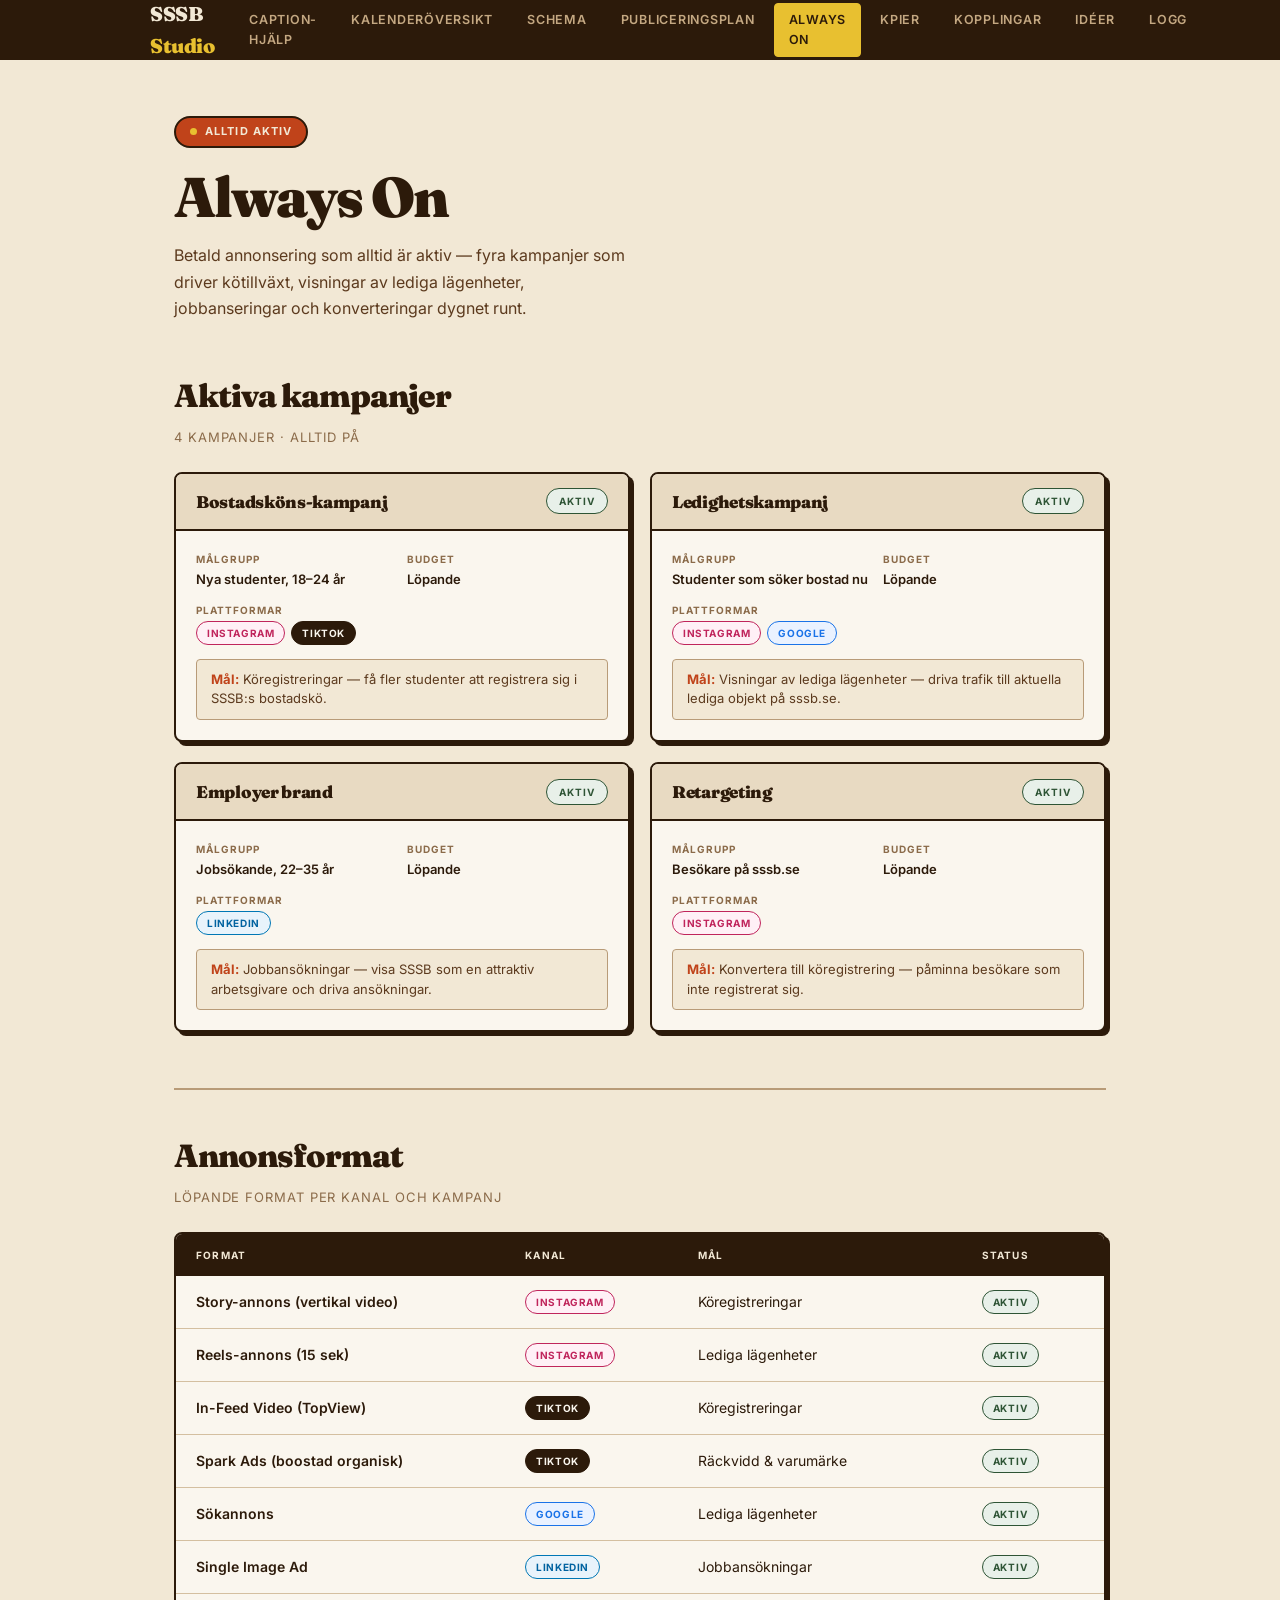
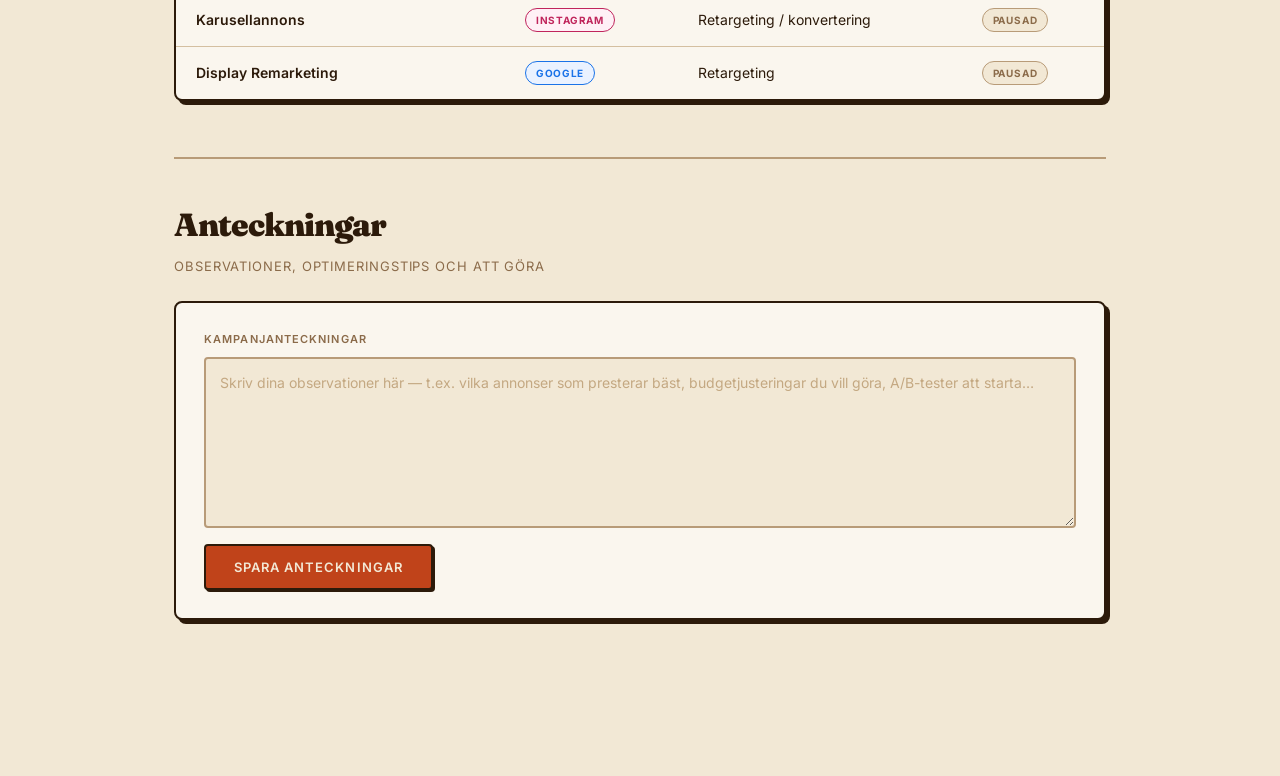
<file: always-on.html>
<!DOCTYPE html>
<html lang="sv">
<head>
  <meta charset="UTF-8">
  <meta name="viewport" content="width=device-width, initial-scale=1.0">
  <title>Always On — SSSB Studio</title>
  <link rel="preconnect" href="https://fonts.googleapis.com">
  <link href="https://fonts.googleapis.com/css2?family=Fraunces:ital,opsz,wght@0,9..144,700;0,9..144,900;1,9..144,700&family=Inter:wght@400;500;600&display=swap" rel="stylesheet">
  <link rel="stylesheet" href="style.css">
  <link rel="stylesheet" href="kalender.css">
  <link rel="stylesheet" href="always-on.css">
</head>
<body>

<header>
  <div class="header-inner">
    <div class="logo">SSSB <span>Studio</span></div>
    <nav class="header-nav">
      <a href="index.html">Caption-hjälp</a>
      <a href="kalender.html">Kalenderöversikt</a>
      <a href="schema.html">Schema</a>
      <a href="publicering.html">Publiceringsplan</a>
      <a href="always-on.html" class="active">Always On</a>
      <a href="kpier.html">KPIer</a>
      <a href="kopplingar.html">Kopplingar</a>
      <a href="ideer.html">Idéer</a>
      <a href="logg.html">Logg</a>
    </nav>
  </div>
</header>

<main>

  <!-- HERO -->
  <section class="hero">
    <div class="always-on-badge">
      <span class="always-on-dot"></span>
      Alltid aktiv
    </div>
    <h1>Always On</h1>
    <p>Betald annonsering som alltid är aktiv — fyra kampanjer som driver kötillväxt, visningar av lediga lägenheter, jobbanseringar och konverteringar dygnet runt.</p>
  </section>

  <!-- ACTIVE CAMPAIGNS -->
  <section>
    <h2 class="section-heading">Aktiva kampanjer</h2>
    <p class="section-sub">4 kampanjer · Alltid på</p>

    <div class="campaigns-grid">

      <!-- BOSTADSKÖNS-KAMPANJ -->
      <div class="campaign-card">
        <div class="campaign-card-header">
          <span class="campaign-name">Bostadsköns-kampanj</span>
          <span class="status-badge active">Aktiv</span>
        </div>
        <div class="campaign-card-body">
          <div class="campaign-meta-row">
            <div class="campaign-meta-item">
              <span class="campaign-meta-label">Målgrupp</span>
              <span class="campaign-meta-value">Nya studenter, 18–24 år</span>
            </div>
            <div class="campaign-meta-item">
              <span class="campaign-meta-label">Budget</span>
              <span class="campaign-meta-value">Löpande</span>
            </div>
          </div>
          <div class="campaign-meta-item">
            <span class="campaign-meta-label">Plattformar</span>
            <div class="platform-pills">
              <span class="platform-pill instagram">Instagram</span>
              <span class="platform-pill tiktok">TikTok</span>
            </div>
          </div>
          <div class="campaign-goal">
            <strong>Mål:</strong> Köregistreringar — få fler studenter att registrera sig i SSSB:s bostadskö.
          </div>
        </div>
      </div>

      <!-- LEDIGHETSKAMPANJ -->
      <div class="campaign-card">
        <div class="campaign-card-header">
          <span class="campaign-name">Ledighetskampanj</span>
          <span class="status-badge active">Aktiv</span>
        </div>
        <div class="campaign-card-body">
          <div class="campaign-meta-row">
            <div class="campaign-meta-item">
              <span class="campaign-meta-label">Målgrupp</span>
              <span class="campaign-meta-value">Studenter som söker bostad nu</span>
            </div>
            <div class="campaign-meta-item">
              <span class="campaign-meta-label">Budget</span>
              <span class="campaign-meta-value">Löpande</span>
            </div>
          </div>
          <div class="campaign-meta-item">
            <span class="campaign-meta-label">Plattformar</span>
            <div class="platform-pills">
              <span class="platform-pill instagram">Instagram</span>
              <span class="platform-pill google">Google</span>
            </div>
          </div>
          <div class="campaign-goal">
            <strong>Mål:</strong> Visningar av lediga lägenheter — driva trafik till aktuella lediga objekt på sssb.se.
          </div>
        </div>
      </div>

      <!-- EMPLOYER BRAND -->
      <div class="campaign-card">
        <div class="campaign-card-header">
          <span class="campaign-name">Employer brand</span>
          <span class="status-badge active">Aktiv</span>
        </div>
        <div class="campaign-card-body">
          <div class="campaign-meta-row">
            <div class="campaign-meta-item">
              <span class="campaign-meta-label">Målgrupp</span>
              <span class="campaign-meta-value">Jobsökande, 22–35 år</span>
            </div>
            <div class="campaign-meta-item">
              <span class="campaign-meta-label">Budget</span>
              <span class="campaign-meta-value">Löpande</span>
            </div>
          </div>
          <div class="campaign-meta-item">
            <span class="campaign-meta-label">Plattformar</span>
            <div class="platform-pills">
              <span class="platform-pill linkedin">LinkedIn</span>
            </div>
          </div>
          <div class="campaign-goal">
            <strong>Mål:</strong> Jobbansökningar — visa SSSB som en attraktiv arbetsgivare och driva ansökningar.
          </div>
        </div>
      </div>

      <!-- RETARGETING -->
      <div class="campaign-card">
        <div class="campaign-card-header">
          <span class="campaign-name">Retargeting</span>
          <span class="status-badge active">Aktiv</span>
        </div>
        <div class="campaign-card-body">
          <div class="campaign-meta-row">
            <div class="campaign-meta-item">
              <span class="campaign-meta-label">Målgrupp</span>
              <span class="campaign-meta-value">Besökare på sssb.se</span>
            </div>
            <div class="campaign-meta-item">
              <span class="campaign-meta-label">Budget</span>
              <span class="campaign-meta-value">Löpande</span>
            </div>
          </div>
          <div class="campaign-meta-item">
            <span class="campaign-meta-label">Plattformar</span>
            <div class="platform-pills">
              <span class="platform-pill instagram">Instagram</span>
            </div>
          </div>
          <div class="campaign-goal">
            <strong>Mål:</strong> Konvertera till köregistrering — påminna besökare som inte registrerat sig.
          </div>
        </div>
      </div>

    </div>
  </section>

  <hr class="retro-divider">

  <!-- ANNONSFORMAT -->
  <section class="formats-section">
    <h2 class="section-heading">Annonsformat</h2>
    <p class="section-sub">Löpande format per kanal och kampanj</p>

    <div class="formats-table-wrap">
      <table class="formats-table">
        <thead>
          <tr>
            <th>Format</th>
            <th>Kanal</th>
            <th>Mål</th>
            <th>Status</th>
          </tr>
        </thead>
        <tbody>
          <tr>
            <td>Story-annons (vertikal video)</td>
            <td>
              <div class="platform-pills">
                <span class="platform-pill instagram">Instagram</span>
              </div>
            </td>
            <td>Köregistreringar</td>
            <td><span class="table-status active">Aktiv</span></td>
          </tr>
          <tr>
            <td>Reels-annons (15 sek)</td>
            <td>
              <div class="platform-pills">
                <span class="platform-pill instagram">Instagram</span>
              </div>
            </td>
            <td>Lediga lägenheter</td>
            <td><span class="table-status active">Aktiv</span></td>
          </tr>
          <tr>
            <td>In-Feed Video (TopView)</td>
            <td>
              <div class="platform-pills">
                <span class="platform-pill tiktok">TikTok</span>
              </div>
            </td>
            <td>Köregistreringar</td>
            <td><span class="table-status active">Aktiv</span></td>
          </tr>
          <tr>
            <td>Spark Ads (boostad organisk)</td>
            <td>
              <div class="platform-pills">
                <span class="platform-pill tiktok">TikTok</span>
              </div>
            </td>
            <td>Räckvidd &amp; varumärke</td>
            <td><span class="table-status active">Aktiv</span></td>
          </tr>
          <tr>
            <td>Sökannons</td>
            <td>
              <div class="platform-pills">
                <span class="platform-pill google">Google</span>
              </div>
            </td>
            <td>Lediga lägenheter</td>
            <td><span class="table-status active">Aktiv</span></td>
          </tr>
          <tr>
            <td>Single Image Ad</td>
            <td>
              <div class="platform-pills">
                <span class="platform-pill linkedin">LinkedIn</span>
              </div>
            </td>
            <td>Jobbansökningar</td>
            <td><span class="table-status active">Aktiv</span></td>
          </tr>
          <tr>
            <td>Karusellannons</td>
            <td>
              <div class="platform-pills">
                <span class="platform-pill instagram">Instagram</span>
              </div>
            </td>
            <td>Retargeting / konvertering</td>
            <td><span class="table-status paused">Pausad</span></td>
          </tr>
          <tr>
            <td>Display Remarketing</td>
            <td>
              <div class="platform-pills">
                <span class="platform-pill google">Google</span>
              </div>
            </td>
            <td>Retargeting</td>
            <td><span class="table-status paused">Pausad</span></td>
          </tr>
        </tbody>
      </table>
    </div>
  </section>

  <hr class="retro-divider">

  <!-- NOTES -->
  <section class="notes-section">
    <h2 class="section-heading">Anteckningar</h2>
    <p class="section-sub">Observationer, optimeringstips och att göra</p>

    <div class="notes-card">
      <div class="field">
        <label for="notes-input">Kampanjanteckningar</label>
        <textarea id="notes-input" rows="6" placeholder="Skriv dina observationer här — t.ex. vilka annonser som presterar bäst, budgetjusteringar du vill göra, A/B-tester att starta…"></textarea>
      </div>
      <div class="notes-footer">
        <button class="btn-primary" onclick="saveNotes()">Spara anteckningar</button>
        <span class="notes-save-msg" id="notes-save-msg">Sparat!</span>
      </div>
    </div>
  </section>

</main>

<script>
  // Load saved notes on page load
  const notesInput = document.getElementById('notes-input');
  const savedNotes = localStorage.getItem('always-on-notes');
  if (savedNotes) notesInput.value = savedNotes;

  function saveNotes() {
    localStorage.setItem('always-on-notes', notesInput.value);
    const msg = document.getElementById('notes-save-msg');
    msg.classList.add('visible');
    setTimeout(() => msg.classList.remove('visible'), 2500);
  }

  // Save on Ctrl+S / Cmd+S
  document.addEventListener('keydown', (e) => {
    if ((e.ctrlKey || e.metaKey) && e.key === 's') {
      e.preventDefault();
      saveNotes();
    }
  });
</script>

</body>
</html>
</file>
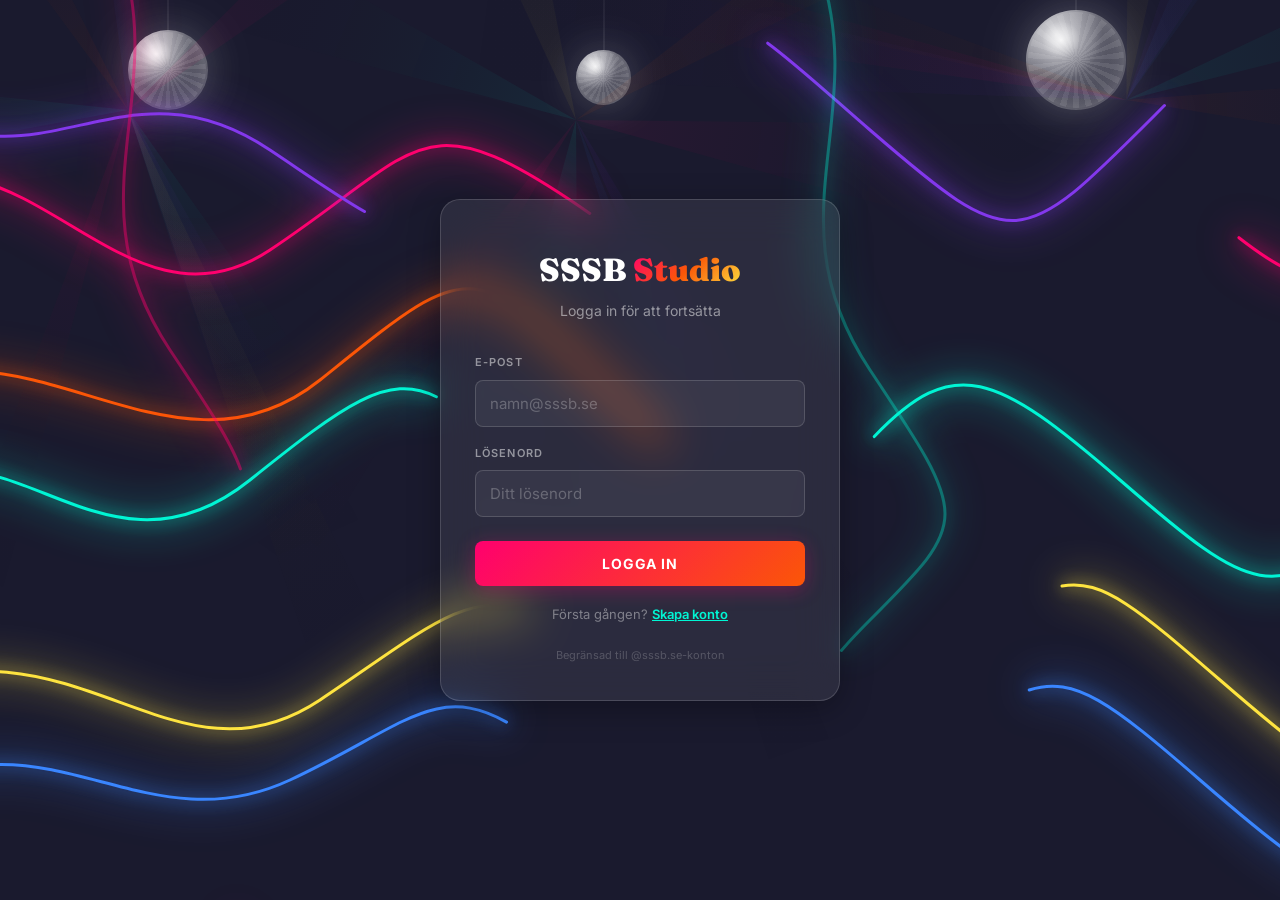
<file: basta-tid.html>
<!DOCTYPE html>
<html lang="sv">
<head>
  <meta charset="UTF-8">
  <meta name="viewport" content="width=device-width, initial-scale=1.0">
  <title>Bästa tid att posta — SSSB Studio</title>
  <link rel="preconnect" href="https://fonts.googleapis.com">
  <link href="https://fonts.googleapis.com/css2?family=Fraunces:ital,opsz,wght@0,9..144,700;0,9..144,900;1,9..144,700&family=Inter:wght@400;500;600&display=swap" rel="stylesheet">
  <link rel="stylesheet" href="style.css">
  <style>
    /* ─── PLATFORM CARDS ─────────────────────────────────── */
    .platform-cards {
      display: grid;
      grid-template-columns: 1fr;
      gap: 28px;
      margin-bottom: 56px;
    }

    .platform-card {
      background: var(--white);
      border: 2px solid var(--brown);
      border-radius: var(--radius-lg);
      box-shadow: var(--shadow);
      overflow: hidden;
    }

    .platform-card-header {
      padding: 20px 28px;
      display: flex;
      align-items: center;
      gap: 12px;
      font-family: 'Fraunces', Georgia, serif;
      font-weight: 700;
      font-size: 22px;
      color: var(--white);
    }
    .platform-card-header svg {
      flex-shrink: 0;
    }

    .platform-card-header.instagram { background: linear-gradient(135deg, #833AB4, #E1306C, #F77737); }
    .platform-card-header.tiktok { background: #010101; }
    .platform-card-header.linkedin { background: #0A66C2; }

    .platform-card-body {
      padding: 28px;
      display: grid;
      grid-template-columns: 1fr 1fr;
      gap: 24px;
    }

    .platform-card-body h3 {
      font-family: 'Fraunces', Georgia, serif;
      font-size: 13px;
      font-weight: 700;
      text-transform: uppercase;
      letter-spacing: .08em;
      color: var(--tan);
      margin-bottom: 10px;
    }

    /* Day pills */
    .day-row {
      display: flex;
      gap: 6px;
      flex-wrap: wrap;
      margin-bottom: 4px;
    }
    .day-pill {
      display: inline-flex;
      align-items: center;
      justify-content: center;
      width: 42px;
      height: 32px;
      border-radius: var(--radius);
      font-size: 12px;
      font-weight: 600;
      border: 2px solid var(--border);
      color: var(--tan);
      background: var(--cream);
    }
    .day-pill.hot {
      background: var(--red);
      color: var(--white);
      border-color: var(--red);
    }
    .day-pill.warm {
      background: var(--yellow);
      color: var(--brown);
      border-color: var(--yellow);
    }
    .day-pill.cold {
      background: var(--cream);
      color: var(--tan-light);
      border-color: var(--border);
    }

    /* Time blocks */
    .time-block {
      display: flex;
      align-items: center;
      gap: 10px;
      margin-bottom: 8px;
    }
    .time-badge {
      font-family: 'Fraunces', Georgia, serif;
      font-weight: 700;
      font-size: 15px;
      color: var(--brown);
      background: var(--yellow);
      border: 2px solid var(--brown);
      border-radius: var(--radius);
      padding: 4px 12px;
      box-shadow: var(--shadow-sm);
      white-space: nowrap;
    }
    .time-label {
      font-size: 13px;
      color: var(--brown-mid);
    }

    .worst-time {
      font-size: 12px;
      color: var(--tan);
      margin-top: 8px;
      padding: 6px 10px;
      background: var(--cream);
      border-radius: var(--radius);
      border-left: 3px solid var(--border-dark);
    }
    .worst-time strong { color: var(--red); }

    .why-box {
      grid-column: 1 / -1;
      background: var(--cream);
      border-radius: var(--radius);
      padding: 16px 20px;
      font-size: 14px;
      color: var(--brown-mid);
      line-height: 1.6;
      border-left: 4px solid var(--yellow);
    }
    .why-box strong {
      color: var(--brown);
      font-weight: 600;
    }

    /* ─── WEEKLY HEATMAP ─────────────────────────────────── */
    .heatmap-section {
      margin-bottom: 56px;
    }
    .heatmap-section h2 {
      font-family: 'Fraunces', Georgia, serif;
      font-size: 28px;
      font-weight: 900;
      letter-spacing: -1px;
      margin-bottom: 8px;
      color: var(--brown);
    }
    .heatmap-section > p {
      font-size: 14px;
      color: var(--tan);
      margin-bottom: 24px;
    }

    .heatmap-wrapper {
      background: var(--white);
      border: 2px solid var(--brown);
      border-radius: var(--radius-lg);
      box-shadow: var(--shadow);
      padding: 24px;
      overflow-x: auto;
    }

    .heatmap-grid {
      display: grid;
      grid-template-columns: 56px repeat(24, 1fr);
      gap: 2px;
      min-width: 700px;
    }

    .heatmap-label {
      display: flex;
      align-items: center;
      font-size: 12px;
      font-weight: 600;
      color: var(--brown);
      padding-right: 8px;
    }
    .heatmap-hour-label {
      font-size: 10px;
      font-weight: 600;
      color: var(--tan);
      text-align: center;
      padding-bottom: 4px;
    }
    .heatmap-corner { /* empty top-left */ }

    .heatmap-cell {
      aspect-ratio: 1;
      min-height: 20px;
      border-radius: 3px;
      transition: transform .1s;
    }
    .heatmap-cell:hover {
      transform: scale(1.3);
      z-index: 2;
      position: relative;
    }

    /* Heat levels */
    .heat-0 { background: var(--cream); }
    .heat-1 { background: #F0D8A0; }
    .heat-2 { background: #E8C030; }
    .heat-3 { background: #D4952A; }
    .heat-4 { background: #C0431A; }
    .heat-5 { background: #8B1A0A; }

    .heatmap-legend {
      display: flex;
      align-items: center;
      gap: 8px;
      margin-top: 16px;
      font-size: 12px;
      color: var(--tan);
    }
    .legend-cell {
      width: 20px;
      height: 20px;
      border-radius: 3px;
    }

    /* ─── TIPS ────────────────────────────────────────────── */
    .tips-section h2 {
      font-family: 'Fraunces', Georgia, serif;
      font-size: 28px;
      font-weight: 900;
      letter-spacing: -1px;
      margin-bottom: 20px;
      color: var(--brown);
    }
    .tips-grid {
      display: grid;
      grid-template-columns: 1fr 1fr;
      gap: 16px;
    }
    .tip-card {
      background: var(--white);
      border: 2px solid var(--brown);
      border-radius: var(--radius-lg);
      padding: 20px 24px;
      box-shadow: var(--shadow-sm);
      font-size: 14px;
      line-height: 1.6;
      color: var(--brown-mid);
      display: flex;
      align-items: flex-start;
      gap: 12px;
    }
    .tip-icon {
      font-size: 20px;
      flex-shrink: 0;
      width: 36px;
      height: 36px;
      background: var(--yellow);
      border: 2px solid var(--brown);
      border-radius: var(--radius);
      display: flex;
      align-items: center;
      justify-content: center;
      box-shadow: var(--shadow-sm);
      font-family: 'Fraunces', serif;
      font-weight: 900;
      font-size: 16px;
      color: var(--brown);
    }

    @media (max-width: 700px) {
      .platform-card-body {
        grid-template-columns: 1fr;
      }
      .tips-grid {
        grid-template-columns: 1fr;
      }
    }
  </style>
</head>
<body>

  <header>
    <div class="header-inner">
      <div class="logo">SSSB <span>Studio</span></div>
      <nav class="header-nav">
        <a href="index.html">Skapa & Schemalägg</a>
        <a href="publicering.html">Publiceringsplan</a>
        <a href="ideer.html">Idéer</a>
        <a href="omskrivaren.html">Omskrivaren</a>
        <a href="svarsmall.html">Svarsmall</a>
        <a href="kampanj.html">Kampanjer</a>
        <a href="basta-tid.html" class="active">Bästa tid</a>
      </nav>
    </div>
  </header>

  <main>

    <!-- HERO -->
    <section class="hero">
      <div class="hero-eyebrow">Timing & räckvidd</div>
      <h1>Bästa tid att <em>posta</em></h1>
      <p>Rekommenderade tider per kanal — baserat på er målgrupp (studenter 18–28, Stockholm).</p>
    </section>

    <!-- PLATFORM CARDS -->
    <div class="platform-cards">

      <!-- INSTAGRAM -->
      <div class="platform-card">
        <div class="platform-card-header instagram">
          <svg width="24" height="24" viewBox="0 0 24 24" fill="currentColor"><path d="M12 2.163c3.204 0 3.584.012 4.85.07 3.252.148 4.771 1.691 4.919 4.919.058 1.265.069 1.645.069 4.849 0 3.205-.012 3.584-.069 4.849-.149 3.225-1.664 4.771-4.919 4.919-1.266.058-1.644.07-4.85.07-3.204 0-3.584-.012-4.849-.07-3.26-.149-4.771-1.699-4.919-4.92-.058-1.265-.07-1.644-.07-4.849 0-3.204.013-3.583.07-4.849.149-3.227 1.664-4.771 4.919-4.919 1.266-.057 1.645-.069 4.849-.069zm0-2.163c-3.259 0-3.667.014-4.947.072-4.358.2-6.78 2.618-6.98 6.98-.059 1.281-.073 1.689-.073 4.948 0 3.259.014 3.668.072 4.948.2 4.358 2.618 6.78 6.98 6.98 1.281.058 1.689.072 4.948.072 3.259 0 3.668-.014 4.948-.072 4.354-.2 6.782-2.618 6.979-6.98.059-1.28.073-1.689.073-4.948 0-3.259-.014-3.667-.072-4.947-.196-4.354-2.617-6.78-6.979-6.98-1.281-.059-1.69-.073-4.949-.073zm0 5.838c-3.403 0-6.162 2.759-6.162 6.162s2.759 6.163 6.162 6.163 6.162-2.759 6.162-6.163c0-3.403-2.759-6.162-6.162-6.162zm0 10.162c-2.209 0-4-1.79-4-4 0-2.209 1.791-4 4-4s4 1.791 4 4c0 2.21-1.791 4-4 4zm6.406-11.845c-.796 0-1.441.645-1.441 1.44s.645 1.44 1.441 1.44c.795 0 1.439-.645 1.439-1.44s-.644-1.44-1.439-1.44z"/></svg>
          Instagram
        </div>
        <div class="platform-card-body">
          <div>
            <h3>Bästa dagar</h3>
            <div class="day-row">
              <span class="day-pill cold">Mån</span>
              <span class="day-pill hot">Tis</span>
              <span class="day-pill hot">Ons</span>
              <span class="day-pill hot">Tor</span>
              <span class="day-pill cold">Fre</span>
              <span class="day-pill cold">Lör</span>
              <span class="day-pill cold">Sön</span>
            </div>
          </div>
          <div>
            <h3>Bästa tider</h3>
            <div class="time-block">
              <span class="time-badge">11–13</span>
              <span class="time-label">Lunchscroll</span>
            </div>
            <div class="time-block">
              <span class="time-badge">18–20</span>
              <span class="time-label">Efter plugg</span>
            </div>
            <div class="worst-time"><strong>Undvik:</strong> Söndag morgon</div>
          </div>
          <div class="why-box">
            <strong>Varför?</strong> Studenter scrollar Instagram på lunch och efter föreläsningar. Tisdag–torsdag har högst engagemang eftersom studenterna är i sin vardagsrutin.
          </div>
        </div>
      </div>

      <!-- TIKTOK -->
      <div class="platform-card">
        <div class="platform-card-header tiktok">
          <svg width="24" height="24" viewBox="0 0 24 24" fill="currentColor"><path d="M19.59 6.69a4.83 4.83 0 01-3.77-4.25V2h-3.45v13.67a2.89 2.89 0 01-2.88 2.5 2.89 2.89 0 01-2.89-2.89 2.89 2.89 0 012.89-2.89c.28 0 .54.04.79.1v-3.5a6.37 6.37 0 00-.79-.05A6.34 6.34 0 003.15 15.2a6.34 6.34 0 006.34 6.34 6.34 6.34 0 006.34-6.34V9.05a8.27 8.27 0 004.76 1.5V7.1a4.83 4.83 0 01-1-.41z"/></svg>
          TikTok
        </div>
        <div class="platform-card-body">
          <div>
            <h3>Bästa dagar</h3>
            <div class="day-row">
              <span class="day-pill hot">Mån</span>
              <span class="day-pill cold">Tis</span>
              <span class="day-pill hot">Ons</span>
              <span class="day-pill cold">Tor</span>
              <span class="day-pill hot">Fre</span>
              <span class="day-pill cold">Lör</span>
              <span class="day-pill cold">Sön</span>
            </div>
          </div>
          <div>
            <h3>Bästa tider</h3>
            <div class="time-block">
              <span class="time-badge">19–22</span>
              <span class="time-label">Kvällshäng</span>
            </div>
            <div class="time-block">
              <span class="time-badge">12–13</span>
              <span class="time-label">Lunch</span>
            </div>
            <div class="worst-time"><strong>Undvik:</strong> Tidig morgon</div>
          </div>
          <div class="why-box">
            <strong>Varför?</strong> TikTok-användning peakar på kvällen, särskilt bland 18–24-åringar. Fredag kväll och måndag kväll har extra hög aktivitet.
          </div>
        </div>
      </div>

      <!-- LINKEDIN -->
      <div class="platform-card">
        <div class="platform-card-header linkedin">
          <svg width="24" height="24" viewBox="0 0 24 24" fill="currentColor"><path d="M20.447 20.452h-3.554v-5.569c0-1.328-.027-3.037-1.852-3.037-1.853 0-2.136 1.445-2.136 2.939v5.667H9.351V9h3.414v1.561h.046c.477-.9 1.637-1.85 3.37-1.85 3.601 0 4.267 2.37 4.267 5.455v6.286zM5.337 7.433c-1.144 0-2.063-.926-2.063-2.065 0-1.138.92-2.063 2.063-2.063 1.14 0 2.064.925 2.064 2.063 0 1.139-.925 2.065-2.064 2.065zm1.782 13.019H3.555V9h3.564v11.452zM22.225 0H1.771C.792 0 0 .774 0 1.729v20.542C0 23.227.792 24 1.771 24h20.451C23.2 24 24 23.227 24 22.271V1.729C24 .774 23.2 0 22.222 0h.003z"/></svg>
          LinkedIn
        </div>
        <div class="platform-card-body">
          <div>
            <h3>Bästa dagar</h3>
            <div class="day-row">
              <span class="day-pill cold">Mån</span>
              <span class="day-pill hot">Tis</span>
              <span class="day-pill hot">Ons</span>
              <span class="day-pill cold">Tor</span>
              <span class="day-pill cold">Fre</span>
              <span class="day-pill cold">Lör</span>
              <span class="day-pill cold">Sön</span>
            </div>
          </div>
          <div>
            <h3>Bästa tider</h3>
            <div class="time-block">
              <span class="time-badge">08–10</span>
              <span class="time-label">Morgonpendling</span>
            </div>
            <div class="time-block">
              <span class="time-badge">12–13</span>
              <span class="time-label">Lunch</span>
            </div>
            <div class="worst-time"><strong>Undvik:</strong> Helger</div>
          </div>
          <div class="why-box">
            <strong>Varför?</strong> LinkedIn är en professionell plattform som är mest aktiv under arbetstid. Tisdag morgon ger ofta dubbelt så många visningar jämfört med andra dagar.
          </div>
        </div>
      </div>

    </div>

    <!-- WEEKLY HEATMAP -->
    <section class="heatmap-section">
      <h2>Veckoöversikt</h2>
      <p>Kombinerad aktivitet alla plattformar — mörkare = fler plattformar aktiva samtidigt.</p>

      <div class="heatmap-wrapper">
        <div class="heatmap-grid">
          <!-- Header row -->
          <div class="heatmap-corner"></div>
          <div class="heatmap-hour-label">0</div>
          <div class="heatmap-hour-label">1</div>
          <div class="heatmap-hour-label">2</div>
          <div class="heatmap-hour-label">3</div>
          <div class="heatmap-hour-label">4</div>
          <div class="heatmap-hour-label">5</div>
          <div class="heatmap-hour-label">6</div>
          <div class="heatmap-hour-label">7</div>
          <div class="heatmap-hour-label">8</div>
          <div class="heatmap-hour-label">9</div>
          <div class="heatmap-hour-label">10</div>
          <div class="heatmap-hour-label">11</div>
          <div class="heatmap-hour-label">12</div>
          <div class="heatmap-hour-label">13</div>
          <div class="heatmap-hour-label">14</div>
          <div class="heatmap-hour-label">15</div>
          <div class="heatmap-hour-label">16</div>
          <div class="heatmap-hour-label">17</div>
          <div class="heatmap-hour-label">18</div>
          <div class="heatmap-hour-label">19</div>
          <div class="heatmap-hour-label">20</div>
          <div class="heatmap-hour-label">21</div>
          <div class="heatmap-hour-label">22</div>
          <div class="heatmap-hour-label">23</div>

          <!-- Måndag: IG off, TikTok hot (12-13, 19-22), LI off -->
          <div class="heatmap-label">Mån</div>
          <div class="heatmap-cell heat-0"></div><!--0-->
          <div class="heatmap-cell heat-0"></div><!--1-->
          <div class="heatmap-cell heat-0"></div><!--2-->
          <div class="heatmap-cell heat-0"></div><!--3-->
          <div class="heatmap-cell heat-0"></div><!--4-->
          <div class="heatmap-cell heat-0"></div><!--5-->
          <div class="heatmap-cell heat-0"></div><!--6-->
          <div class="heatmap-cell heat-0"></div><!--7-->
          <div class="heatmap-cell heat-0"></div><!--8-->
          <div class="heatmap-cell heat-0"></div><!--9-->
          <div class="heatmap-cell heat-0"></div><!--10-->
          <div class="heatmap-cell heat-1"></div><!--11-->
          <div class="heatmap-cell heat-2"></div><!--12-->
          <div class="heatmap-cell heat-1"></div><!--13-->
          <div class="heatmap-cell heat-0"></div><!--14-->
          <div class="heatmap-cell heat-0"></div><!--15-->
          <div class="heatmap-cell heat-0"></div><!--16-->
          <div class="heatmap-cell heat-0"></div><!--17-->
          <div class="heatmap-cell heat-1"></div><!--18-->
          <div class="heatmap-cell heat-3"></div><!--19-->
          <div class="heatmap-cell heat-3"></div><!--20-->
          <div class="heatmap-cell heat-3"></div><!--21-->
          <div class="heatmap-cell heat-1"></div><!--22-->
          <div class="heatmap-cell heat-0"></div><!--23-->

          <!-- Tisdag: IG hot (11-13, 18-20), TikTok off, LI hot (8-10, 12-13) -->
          <div class="heatmap-label">Tis</div>
          <div class="heatmap-cell heat-0"></div><!--0-->
          <div class="heatmap-cell heat-0"></div><!--1-->
          <div class="heatmap-cell heat-0"></div><!--2-->
          <div class="heatmap-cell heat-0"></div><!--3-->
          <div class="heatmap-cell heat-0"></div><!--4-->
          <div class="heatmap-cell heat-0"></div><!--5-->
          <div class="heatmap-cell heat-0"></div><!--6-->
          <div class="heatmap-cell heat-0"></div><!--7-->
          <div class="heatmap-cell heat-2"></div><!--8-->
          <div class="heatmap-cell heat-2"></div><!--9-->
          <div class="heatmap-cell heat-1"></div><!--10-->
          <div class="heatmap-cell heat-3"></div><!--11-->
          <div class="heatmap-cell heat-5"></div><!--12-->
          <div class="heatmap-cell heat-3"></div><!--13-->
          <div class="heatmap-cell heat-0"></div><!--14-->
          <div class="heatmap-cell heat-0"></div><!--15-->
          <div class="heatmap-cell heat-0"></div><!--16-->
          <div class="heatmap-cell heat-1"></div><!--17-->
          <div class="heatmap-cell heat-3"></div><!--18-->
          <div class="heatmap-cell heat-3"></div><!--19-->
          <div class="heatmap-cell heat-2"></div><!--20-->
          <div class="heatmap-cell heat-0"></div><!--21-->
          <div class="heatmap-cell heat-0"></div><!--22-->
          <div class="heatmap-cell heat-0"></div><!--23-->

          <!-- Onsdag: IG hot (11-13, 18-20), TikTok hot (12-13, 19-22), LI hot (8-10, 12-13) -->
          <div class="heatmap-label">Ons</div>
          <div class="heatmap-cell heat-0"></div><!--0-->
          <div class="heatmap-cell heat-0"></div><!--1-->
          <div class="heatmap-cell heat-0"></div><!--2-->
          <div class="heatmap-cell heat-0"></div><!--3-->
          <div class="heatmap-cell heat-0"></div><!--4-->
          <div class="heatmap-cell heat-0"></div><!--5-->
          <div class="heatmap-cell heat-0"></div><!--6-->
          <div class="heatmap-cell heat-0"></div><!--7-->
          <div class="heatmap-cell heat-2"></div><!--8-->
          <div class="heatmap-cell heat-2"></div><!--9-->
          <div class="heatmap-cell heat-1"></div><!--10-->
          <div class="heatmap-cell heat-3"></div><!--11-->
          <div class="heatmap-cell heat-5"></div><!--12-->
          <div class="heatmap-cell heat-4"></div><!--13-->
          <div class="heatmap-cell heat-0"></div><!--14-->
          <div class="heatmap-cell heat-0"></div><!--15-->
          <div class="heatmap-cell heat-0"></div><!--16-->
          <div class="heatmap-cell heat-1"></div><!--17-->
          <div class="heatmap-cell heat-3"></div><!--18-->
          <div class="heatmap-cell heat-4"></div><!--19-->
          <div class="heatmap-cell heat-4"></div><!--20-->
          <div class="heatmap-cell heat-3"></div><!--21-->
          <div class="heatmap-cell heat-1"></div><!--22-->
          <div class="heatmap-cell heat-0"></div><!--23-->

          <!-- Torsdag: IG hot (11-13, 18-20), TikTok off, LI off -->
          <div class="heatmap-label">Tor</div>
          <div class="heatmap-cell heat-0"></div><!--0-->
          <div class="heatmap-cell heat-0"></div><!--1-->
          <div class="heatmap-cell heat-0"></div><!--2-->
          <div class="heatmap-cell heat-0"></div><!--3-->
          <div class="heatmap-cell heat-0"></div><!--4-->
          <div class="heatmap-cell heat-0"></div><!--5-->
          <div class="heatmap-cell heat-0"></div><!--6-->
          <div class="heatmap-cell heat-0"></div><!--7-->
          <div class="heatmap-cell heat-0"></div><!--8-->
          <div class="heatmap-cell heat-0"></div><!--9-->
          <div class="heatmap-cell heat-1"></div><!--10-->
          <div class="heatmap-cell heat-3"></div><!--11-->
          <div class="heatmap-cell heat-3"></div><!--12-->
          <div class="heatmap-cell heat-2"></div><!--13-->
          <div class="heatmap-cell heat-0"></div><!--14-->
          <div class="heatmap-cell heat-0"></div><!--15-->
          <div class="heatmap-cell heat-0"></div><!--16-->
          <div class="heatmap-cell heat-1"></div><!--17-->
          <div class="heatmap-cell heat-3"></div><!--18-->
          <div class="heatmap-cell heat-3"></div><!--19-->
          <div class="heatmap-cell heat-2"></div><!--20-->
          <div class="heatmap-cell heat-0"></div><!--21-->
          <div class="heatmap-cell heat-0"></div><!--22-->
          <div class="heatmap-cell heat-0"></div><!--23-->

          <!-- Fredag: IG off, TikTok hot (12-13, 19-22), LI off -->
          <div class="heatmap-label">Fre</div>
          <div class="heatmap-cell heat-0"></div><!--0-->
          <div class="heatmap-cell heat-0"></div><!--1-->
          <div class="heatmap-cell heat-0"></div><!--2-->
          <div class="heatmap-cell heat-0"></div><!--3-->
          <div class="heatmap-cell heat-0"></div><!--4-->
          <div class="heatmap-cell heat-0"></div><!--5-->
          <div class="heatmap-cell heat-0"></div><!--6-->
          <div class="heatmap-cell heat-0"></div><!--7-->
          <div class="heatmap-cell heat-0"></div><!--8-->
          <div class="heatmap-cell heat-0"></div><!--9-->
          <div class="heatmap-cell heat-0"></div><!--10-->
          <div class="heatmap-cell heat-1"></div><!--11-->
          <div class="heatmap-cell heat-2"></div><!--12-->
          <div class="heatmap-cell heat-1"></div><!--13-->
          <div class="heatmap-cell heat-0"></div><!--14-->
          <div class="heatmap-cell heat-0"></div><!--15-->
          <div class="heatmap-cell heat-0"></div><!--16-->
          <div class="heatmap-cell heat-0"></div><!--17-->
          <div class="heatmap-cell heat-1"></div><!--18-->
          <div class="heatmap-cell heat-3"></div><!--19-->
          <div class="heatmap-cell heat-3"></div><!--20-->
          <div class="heatmap-cell heat-3"></div><!--21-->
          <div class="heatmap-cell heat-2"></div><!--22-->
          <div class="heatmap-cell heat-0"></div><!--23-->

          <!-- Lördag: all off, low activity -->
          <div class="heatmap-label">Lör</div>
          <div class="heatmap-cell heat-0"></div><!--0-->
          <div class="heatmap-cell heat-0"></div><!--1-->
          <div class="heatmap-cell heat-0"></div><!--2-->
          <div class="heatmap-cell heat-0"></div><!--3-->
          <div class="heatmap-cell heat-0"></div><!--4-->
          <div class="heatmap-cell heat-0"></div><!--5-->
          <div class="heatmap-cell heat-0"></div><!--6-->
          <div class="heatmap-cell heat-0"></div><!--7-->
          <div class="heatmap-cell heat-0"></div><!--8-->
          <div class="heatmap-cell heat-0"></div><!--9-->
          <div class="heatmap-cell heat-0"></div><!--10-->
          <div class="heatmap-cell heat-1"></div><!--11-->
          <div class="heatmap-cell heat-1"></div><!--12-->
          <div class="heatmap-cell heat-1"></div><!--13-->
          <div class="heatmap-cell heat-0"></div><!--14-->
          <div class="heatmap-cell heat-0"></div><!--15-->
          <div class="heatmap-cell heat-0"></div><!--16-->
          <div class="heatmap-cell heat-0"></div><!--17-->
          <div class="heatmap-cell heat-1"></div><!--18-->
          <div class="heatmap-cell heat-1"></div><!--19-->
          <div class="heatmap-cell heat-1"></div><!--20-->
          <div class="heatmap-cell heat-1"></div><!--21-->
          <div class="heatmap-cell heat-0"></div><!--22-->
          <div class="heatmap-cell heat-0"></div><!--23-->

          <!-- Söndag: worst for IG, low overall -->
          <div class="heatmap-label">Sön</div>
          <div class="heatmap-cell heat-0"></div><!--0-->
          <div class="heatmap-cell heat-0"></div><!--1-->
          <div class="heatmap-cell heat-0"></div><!--2-->
          <div class="heatmap-cell heat-0"></div><!--3-->
          <div class="heatmap-cell heat-0"></div><!--4-->
          <div class="heatmap-cell heat-0"></div><!--5-->
          <div class="heatmap-cell heat-0"></div><!--6-->
          <div class="heatmap-cell heat-0"></div><!--7-->
          <div class="heatmap-cell heat-0"></div><!--8-->
          <div class="heatmap-cell heat-0"></div><!--9-->
          <div class="heatmap-cell heat-0"></div><!--10-->
          <div class="heatmap-cell heat-0"></div><!--11-->
          <div class="heatmap-cell heat-1"></div><!--12-->
          <div class="heatmap-cell heat-0"></div><!--13-->
          <div class="heatmap-cell heat-0"></div><!--14-->
          <div class="heatmap-cell heat-0"></div><!--15-->
          <div class="heatmap-cell heat-0"></div><!--16-->
          <div class="heatmap-cell heat-0"></div><!--17-->
          <div class="heatmap-cell heat-1"></div><!--18-->
          <div class="heatmap-cell heat-1"></div><!--19-->
          <div class="heatmap-cell heat-1"></div><!--20-->
          <div class="heatmap-cell heat-0"></div><!--21-->
          <div class="heatmap-cell heat-0"></div><!--22-->
          <div class="heatmap-cell heat-0"></div><!--23-->
        </div>

        <div class="heatmap-legend">
          <span>Låg</span>
          <div class="legend-cell heat-0"></div>
          <div class="legend-cell heat-1"></div>
          <div class="legend-cell heat-2"></div>
          <div class="legend-cell heat-3"></div>
          <div class="legend-cell heat-4"></div>
          <div class="legend-cell heat-5"></div>
          <span>Hög</span>
        </div>
      </div>
    </section>

    <!-- TIPS -->
    <section class="tips-section">
      <h2>Snabba tips</h2>
      <div class="tips-grid">
        <div class="tip-card">
          <div class="tip-icon">1</div>
          <div>Posta konsekvent samma tider — algoritmen belönar det.</div>
        </div>
        <div class="tip-card">
          <div class="tip-icon">2</div>
          <div>Stories funkar hela dagen, Reels peakar 11–13 och 18–20.</div>
        </div>
        <div class="tip-card">
          <div class="tip-icon">3</div>
          <div>LinkedIn-inlägg på tisdag morgon får 2x mer visningar.</div>
        </div>
        <div class="tip-card">
          <div class="tip-icon">4</div>
          <div>Undvik att posta efter 22 på LinkedIn.</div>
        </div>
      </div>
    </section>

  </main>

  <script src="auth.js"></script>
</body>
</html>
</file>
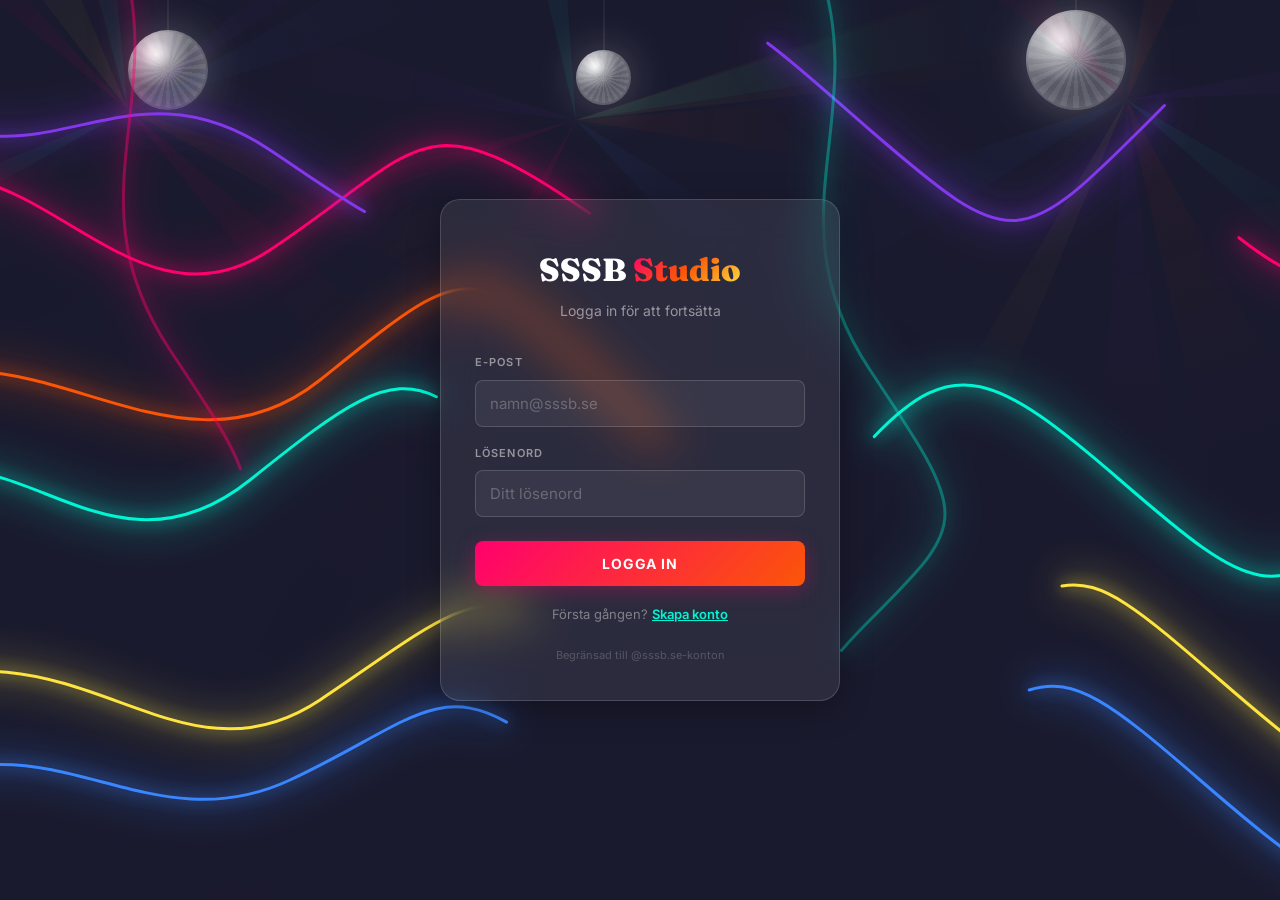
<file: ideer.html>
<!DOCTYPE html>
<html lang="sv">
<head>
  <meta charset="UTF-8">
  <meta name="viewport" content="width=device-width, initial-scale=1.0">
  <title>Trend2SSSB — SSSB Studio</title>
  <link rel="preconnect" href="https://fonts.googleapis.com">
  <link href="https://fonts.googleapis.com/css2?family=Fraunces:ital,opsz,wght@0,9..144,700;0,9..144,900;1,9..144,700&family=Inter:wght@400;500;600&display=swap" rel="stylesheet">
  <link rel="stylesheet" href="style.css">
  <link rel="stylesheet" href="ideer.css">
</head>
<body>

<header>
  <div class="header-inner">
    <div class="logo">SSSB <span>Studio</span></div>
    <nav class="header-nav">
      <a href="index.html">Skapa & Schemalägg</a>
      <a href="publicering.html">Publiceringsplan</a>
      <a href="ideer.html" class="active">Idéer</a>
      <a href="omskrivaren.html">Omskrivaren</a>
      <a href="svarsmall.html">Svarsmall</a>
      <a href="kampanj.html">Kampanjer</a>
      <a href="basta-tid.html">Bästa tid</a>
    </nav>
  </div>
</header>

<main>

  <section class="hero">
    <h1>Trend<em>2SSSB</em></h1>
    <p>Ta trender från TikTok och Instagram och gör dem till content för SSSB — med hook, videoidé och färdig caption.</p>
  </section>

  <!-- HOT FOR SSSB -->
  <section class="hot-box">
    <div class="hot-box-header">
      <span class="hot-box-flame">🔥</span>
      <div>
        <h2 class="hot-box-title">Hot för SSSB just nu</h2>
        <p class="hot-box-sub">Trender som passar perfekt för studentboende-content — april 2026</p>
      </div>
    </div>
    <div class="hot-grid">
      <div class="hot-card" onclick="prefillTrend('Hard Launch studentbostad')">
        <div class="hot-card-score">5/5</div>
        <div class="hot-card-name">"Hard Launch"</div>
        <div class="hot-card-desc">Avslöja sin nya studentlägenhet dramatiskt — perfekt för inflyttning och kö-content.</div>
        <div class="hot-card-example">→ "Hard launching my 19 sqm studio in Kungshamra"</div>
      </div>
      <div class="hot-card" onclick="prefillTrend('World Stop before after rum')">
        <div class="hot-card-score">5/5</div>
        <div class="hot-card-name">"World Stop!" reveal</div>
        <div class="hot-card-desc">Before-and-after format. Tomt rum → fullt möblerat. Eller kö-dagar → nyckel i hand.</div>
        <div class="hot-card-example">→ "World stop! 847 dagars kötid → min egen lägenhet"</div>
      </div>
      <div class="hot-card" onclick="prefillTrend('Not Meant to Live uncomfortable studentboende')">
        <div class="hot-card-score">4/5</div>
        <div class="hot-card-name">"Not Meant to Live Uncomfortable"</div>
        <div class="hot-card-desc">White Lotus-inspirerad. Visa att studentboende inte behöver vara trist — lyxiga detaljer i enkel bostad.</div>
        <div class="hot-card-example">→ Panorera över snyggt inrett 19 kvm-rum med solljus</div>
      </div>
      <div class="hot-card" onclick="prefillTrend('Color Walk studentområde')">
        <div class="hot-card-score">4/5</div>
        <div class="hot-card-name">Color Walk</div>
        <div class="hot-card-desc">Välj en färg, gå genom SSSB-området och filma allt som matchar. Enkelt, visuellt, funkar direkt.</div>
        <div class="hot-card-example">→ Color walk: gul 💛 genom Lappis en vårdag</div>
      </div>
      <div class="hot-card" onclick="prefillTrend('God Forbid studentboende myter')">
        <div class="hot-card-score">4/5</div>
        <div class="hot-card-name">"God Forbid"</div>
        <div class="hot-card-desc">Försvara studentlivet mot fördomar med humor. "God forbid I actually like living in 19 sqm"</div>
        <div class="hot-card-example">→ Bemöt myter om korridor, kötid, storlek</div>
      </div>
      <div class="hot-card" onclick="prefillTrend('Things I wish I knew before student housing')">
        <div class="hot-card-score">5/5</div>
        <div class="hot-card-name">"Things I wish I knew before…"</div>
        <div class="hot-card-desc">Evergreen-format som alltid funkar. Tips till nya studenter = bästa kö-CTA.</div>
        <div class="hot-card-example">→ "5 things I wish I knew before moving to Stockholm as a student"</div>
      </div>
    </div>
  </section>

  <section class="ideas-form">
    <div class="card">

      <div class="field">
        <label for="trend-input">Sök efter trender <span class="optional">(lämna tomt = hetaste just nu)</span></label>
        <input type="text" id="trend-input" placeholder="T.ex. roomtour content, student move-in, trending audio...">
      </div>

      <div class="field">
        <label>Plattform</label>
        <div class="platform-select">
          <label class="platform-radio">
            <input type="radio" name="platform" value="tiktok" checked>
            <span class="platform-radio-chip tiktok">
              <svg width="14" height="14" viewBox="0 0 24 24" fill="currentColor"><path d="M19.59 6.69a4.83 4.83 0 01-3.77-4.25V2h-3.45v13.67a2.89 2.89 0 01-2.88 2.5 2.89 2.89 0 01-2.89-2.89 2.89 2.89 0 012.89-2.89c.28 0 .54.04.79.1V9.01a6.33 6.33 0 00-.79-.05 6.34 6.34 0 00-6.34 6.34 6.34 6.34 0 006.34 6.34 6.34 6.34 0 006.33-6.34V8.75a8.17 8.17 0 004.79 1.52V6.79a4.85 4.85 0 01-1.02-.1z"/></svg>
              TikTok
            </span>
          </label>
          <label class="platform-radio">
            <input type="radio" name="platform" value="instagram">
            <span class="platform-radio-chip instagram">
              <svg width="14" height="14" viewBox="0 0 24 24" fill="currentColor"><path d="M12 2.163c3.204 0 3.584.012 4.85.07 3.252.148 4.771 1.691 4.919 4.919.058 1.265.069 1.645.069 4.849 0 3.205-.012 3.584-.069 4.849-.149 3.225-1.664 4.771-4.919 4.919-1.266.058-1.644.07-4.85.07-3.204 0-3.584-.012-4.849-.07-3.26-.149-4.771-1.699-4.919-4.92-.058-1.265-.07-1.644-.07-4.849 0-3.204.013-3.583.07-4.849.149-3.227 1.664-4.771 4.919-4.919 1.266-.057 1.645-.069 4.849-.069zm0-2.163c-3.259 0-3.667.014-4.947.072-4.358.2-6.78 2.618-6.98 6.98-.059 1.281-.073 1.689-.073 4.948 0 3.259.014 3.668.072 4.948.2 4.358 2.618 6.78 6.98 6.98 1.281.058 1.689.072 4.948.072 3.259 0 3.668-.014 4.948-.072 4.354-.2 6.782-2.618 6.979-6.98.059-1.28.073-1.689.073-4.948 0-3.259-.014-3.667-.072-4.947-.196-4.354-2.617-6.78-6.979-6.98-1.281-.059-1.69-.073-4.949-.073zm0 5.838c-3.403 0-6.162 2.759-6.162 6.162s2.759 6.163 6.162 6.163 6.162-2.759 6.162-6.163c0-3.403-2.759-6.162-6.162-6.162zm0 10.162c-2.209 0-4-1.79-4-4 0-2.209 1.791-4 4-4s4 1.791 4 4c0 2.21-1.791 4-4 4zm6.406-11.845c-.796 0-1.441.645-1.441 1.44s.645 1.44 1.441 1.44c.795 0 1.439-.645 1.439-1.44s-.644-1.44-1.439-1.44z"/></svg>
              Instagram
            </span>
          </label>
          <label class="platform-radio">
            <input type="radio" name="platform" value="linkedin">
            <span class="platform-radio-chip linkedin">
              <svg width="14" height="14" viewBox="0 0 24 24" fill="currentColor"><path d="M20.447 20.452h-3.554v-5.569c0-1.328-.027-3.037-1.852-3.037-1.853 0-2.136 1.445-2.136 2.939v5.667H9.351V9h3.414v1.561h.046c.477-.9 1.637-1.85 3.37-1.85 3.601 0 4.267 2.37 4.267 5.455v6.286zM5.337 7.433c-1.144 0-2.063-.926-2.063-2.065 0-1.138.92-2.063 2.063-2.063 1.14 0 2.064.925 2.064 2.063 0 1.139-.925 2.065-2.064 2.065zm1.782 13.019H3.555V9h3.564v11.452zM22.225 0H1.771C.792 0 0 .774 0 1.729v20.542C0 23.227.792 24 1.771 24h20.451C23.2 24 24 23.227 24 22.271V1.729C24 .774 23.2 0 22.222 0h.003z"/></svg>
              LinkedIn
            </span>
          </label>
        </div>
      </div>

      <button id="generateBtn" class="btn-primary" onclick="generateTrends()">
        Hitta trender
      </button>

    </div>
  </section>

  <section class="ideas-results" id="results" style="display:none;">
    <h2 id="results-title">Trender</h2>
    <p class="ideas-results-sub" id="results-sub"></p>
    <div id="trends-container"></div>
  </section>

</main>

<script src="auth.js"></script>
<script src="confetti.js"></script>
<script>
  const platformNames = { tiktok: 'TikTok', instagram: 'Instagram', linkedin: 'LinkedIn' };

  function prefillTrend(text) {
    document.getElementById('trend-input').value = text;
    generateTrends();
  }

  document.getElementById('trend-input').addEventListener('keydown', e => {
    if (e.key === 'Enter') generateTrends();
  });

  async function generateTrends() {
    const topic = document.getElementById('trend-input').value.trim();
    const platform = document.querySelector('input[name="platform"]:checked')?.value || 'tiktok';

    const btn = document.getElementById('generateBtn');
    btn.disabled = true;
    btn.textContent = 'Söker trender...';

    const section = document.getElementById('results');
    const container = document.getElementById('trends-container');
    section.style.display = 'block';
    container.innerHTML = `
      <div class="ideas-loading">
        <div class="spinner"></div>
        <p>Skannar trender och anpassar till SSSB...</p>
      </div>
    `;
    section.scrollIntoView({ behavior: 'smooth', block: 'start' });

    try {
      const res = await fetch('/api/trends', {
        method: 'POST',
        headers: { 'Content-Type': 'application/json' },
        body: JSON.stringify({ topic, platform })
      });

      const data = await res.json();

      if (!res.ok || !data.trends) {
        container.innerHTML = `<div class="ideas-error">${data.error || 'Kunde inte hämta trender. Försök igen.'}</div>`;
        return;
      }

      document.getElementById('results-title').textContent = topic ? `Trender: "${topic}"` : 'Trender just nu';
      document.getElementById('results-sub').textContent =
        `${data.trends.length} trender · ${platformNames[platform]} · anpassade för SSSB`;

      container.innerHTML = '';
      const list = document.createElement('div');
      list.className = 'trends-list';

      data.trends.forEach((trend, i) => {
        const card = document.createElement('div');
        card.className = 'trend-card';

        const adaptationsHtml = (trend.sssb_adaptations || [])
          .map(a => `<div class="sssb-adaptation">${esc(a)}</div>`).join('');

        const v = trend.video_idea || {};

        const score = trend.relevance_score || 0;
        const scoreClass = score >= 4 ? 'high' : score >= 3 ? 'mid' : 'low';

        card.innerHTML = `
          <div class="trend-card-header">
            <span class="trend-num">${i + 1}</span>
            <span class="trend-card-name">${esc(trend.trend_name)}</span>
            <span class="relevance-badge ${scoreClass}" title="${esc(trend.relevance_reason || '')}">${score}/5 SSSB-match</span>
          </div>
          <div class="trend-card-body">

            <div>
              <div class="trend-section-label"><span class="emoji">🧠</span> Vad trenden är</div>
              <div class="trend-explanation">${esc(trend.trend_explanation)}</div>
            </div>

            <div>
              <div class="trend-section-label"><span class="emoji">🔁</span> SSSB-anpassning</div>
              <div class="sssb-adaptations">${adaptationsHtml}</div>
            </div>

            <div>
              <div class="trend-section-label"><span class="emoji">🎥</span> Videoidé</div>
              <div class="video-idea-grid">
                <div class="video-idea-item hook">
                  <div class="video-idea-item-label">Hook</div>
                  <div class="video-idea-item-value">${esc(v.hook)}</div>
                </div>
                <div class="video-idea-item">
                  <div class="video-idea-item-label">Text overlay</div>
                  <div class="video-idea-item-value">${esc(v.text_overlay)}</div>
                </div>
                <div class="video-idea-item">
                  <div class="video-idea-item-label">Vad du filmar</div>
                  <div class="video-idea-item-value">${esc(v.what_to_film)}</div>
                </div>
                <div class="video-idea-item">
                  <div class="video-idea-item-label">CTA</div>
                  <div class="video-idea-item-value">${esc(v.cta)}</div>
                </div>
              </div>
            </div>

            <div>
              <div class="trend-section-label"><span class="emoji">✍️</span> Färdig caption</div>
              <div class="trend-caption-box">
                <button class="caption-copy-btn" onclick="copyCaption(this, ${i})">Kopiera</button>
                ${esc(trend.caption)}
              </div>
            </div>

          </div>
        `;
        list.appendChild(card);
      });

      container.appendChild(list);
      window._lastTrends = data.trends;

    } catch (err) {
      container.innerHTML = `<div class="ideas-error">Nätverksfel: ${err.message}</div>`;
    } finally {
      btn.disabled = false;
      btn.textContent = 'Hitta trender';
    }
  }

  function esc(str) {
    const d = document.createElement('div');
    d.textContent = str || '';
    return d.innerHTML;
  }

  async function copyCaption(btn, index) {
    const trend = window._lastTrends?.[index];
    if (!trend) return;
    await navigator.clipboard.writeText(trend.caption);
    btn.textContent = 'Kopierad!';
    btn.classList.add('copied');
    if (typeof showSuccessToast === 'function') showSuccessToast('Caption kopierad!');
    setTimeout(() => { btn.textContent = 'Kopiera'; btn.classList.remove('copied'); }, 2000);
  }
</script>

</body>
</html>
</file>
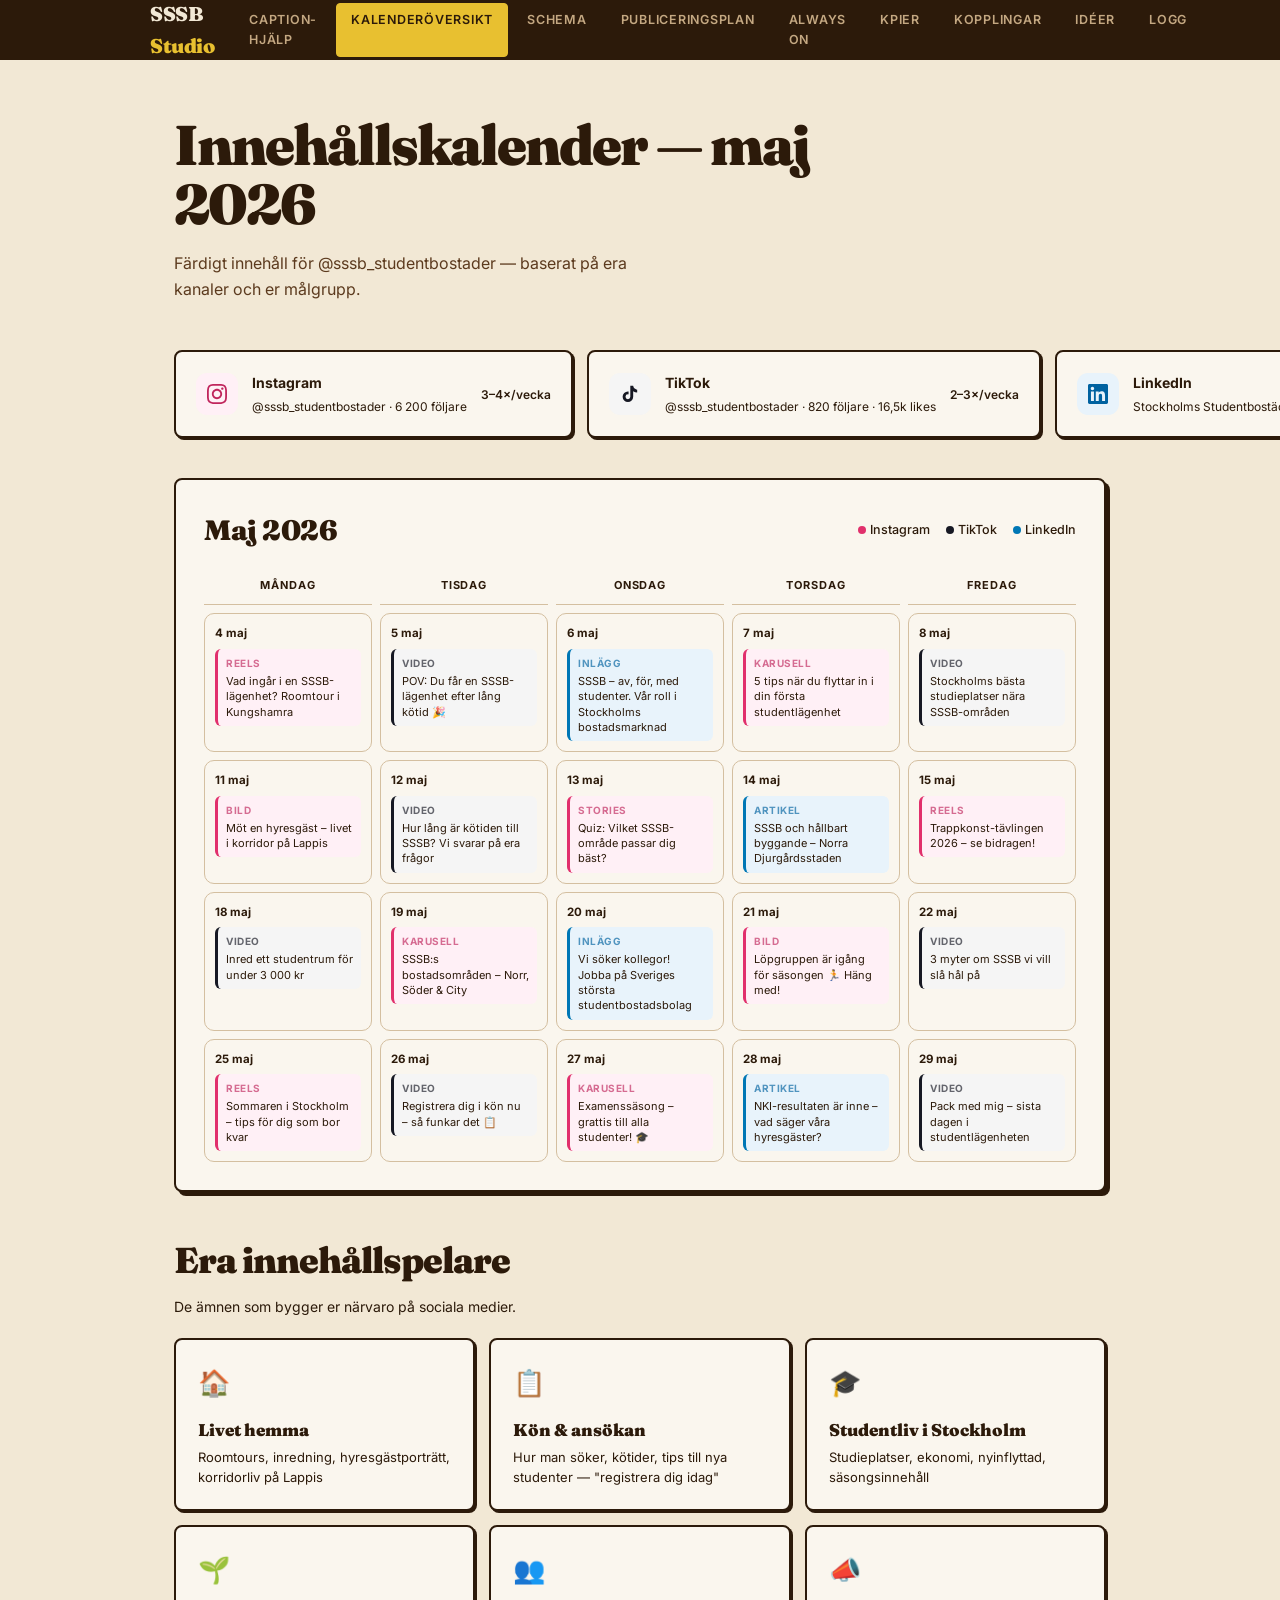
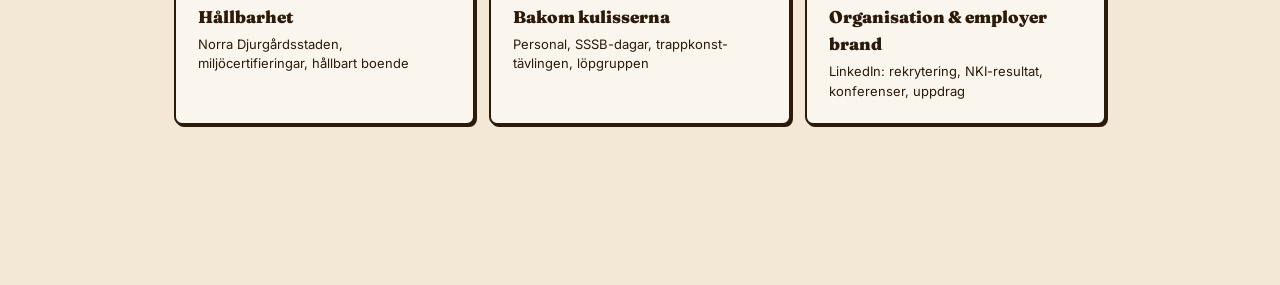
<file: kalender.html>
<!DOCTYPE html>
<html lang="sv">
<head>
  <meta charset="UTF-8">
  <meta name="viewport" content="width=device-width, initial-scale=1.0">
  <title>SSSB Innehållskalender</title>
  <link rel="preconnect" href="https://fonts.googleapis.com">
  <link href="https://fonts.googleapis.com/css2?family=Fraunces:ital,opsz,wght@0,9..144,700;0,9..144,900;1,9..144,700&family=Inter:wght@400;500;600&display=swap" rel="stylesheet">
  <link rel="stylesheet" href="style.css">
  <link rel="stylesheet" href="kalender.css">
</head>
<body>

  <header>
    <div class="header-inner">
      <div class="logo">SSSB <span>Studio</span></div>
      <nav class="header-nav">
        <a href="index.html">Caption-hjälp</a>
        <a href="kalender.html" class="active">Kalenderöversikt</a>
        <a href="schema.html">Schema</a>
        <a href="publicering.html">Publiceringsplan</a>
        <a href="always-on.html">Always On</a>
        <a href="kpier.html">KPIer</a>
        <a href="kopplingar.html">Kopplingar</a>
        <a href="ideer.html">Idéer</a>
        <a href="logg.html">Logg</a>
      </nav>
    </div>
  </header>

  <main>
    <section class="hero">
      <h1>Innehållskalender — maj 2026</h1>
      <p>Färdigt innehåll för @sssb_studentbostader — baserat på era kanaler och er målgrupp.</p>
    </section>

    <!-- Kanalöversikt -->
    <section class="channels-overview">
      <div class="channel-card instagram">
        <div class="channel-icon">
          <svg width="20" height="20" viewBox="0 0 24 24" fill="currentColor"><path d="M12 2.163c3.204 0 3.584.012 4.85.07 3.252.148 4.771 1.691 4.919 4.919.058 1.265.069 1.645.069 4.849 0 3.205-.012 3.584-.069 4.849-.149 3.225-1.664 4.771-4.919 4.919-1.266.058-1.644.07-4.85.07-3.204 0-3.584-.012-4.849-.07-3.26-.149-4.771-1.699-4.919-4.92-.058-1.265-.07-1.644-.07-4.849 0-3.204.013-3.583.07-4.849.149-3.227 1.664-4.771 4.919-4.919 1.266-.057 1.645-.069 4.849-.069zm0-2.163c-3.259 0-3.667.014-4.947.072-4.358.2-6.78 2.618-6.98 6.98-.059 1.281-.073 1.689-.073 4.948 0 3.259.014 3.668.072 4.948.2 4.358 2.618 6.78 6.98 6.98 1.281.058 1.689.072 4.948.072 3.259 0 3.668-.014 4.948-.072 4.354-.2 6.782-2.618 6.979-6.98.059-1.28.073-1.689.073-4.948 0-3.259-.014-3.667-.072-4.947-.196-4.354-2.617-6.78-6.979-6.98-1.281-.059-1.69-.073-4.949-.073zm0 5.838c-3.403 0-6.162 2.759-6.162 6.162s2.759 6.163 6.162 6.163 6.162-2.759 6.162-6.163c0-3.403-2.759-6.162-6.162-6.162zm0 10.162c-2.209 0-4-1.79-4-4 0-2.209 1.791-4 4-4s4 1.791 4 4c0 2.21-1.791 4-4 4zm6.406-11.845c-.796 0-1.441.645-1.441 1.44s.645 1.44 1.441 1.44c.795 0 1.439-.645 1.439-1.44s-.644-1.44-1.439-1.44z"/></svg>
        </div>
        <div class="channel-info">
          <div class="channel-name">Instagram</div>
          <div class="channel-handle">@sssb_studentbostader · 6 200 följare</div>
        </div>
        <div class="channel-freq">3–4×/vecka</div>
      </div>
      <div class="channel-card tiktok">
        <div class="channel-icon">
          <svg width="20" height="20" viewBox="0 0 24 24" fill="currentColor"><path d="M19.59 6.69a4.83 4.83 0 01-3.77-4.25V2h-3.45v13.67a2.89 2.89 0 01-2.88 2.5 2.89 2.89 0 01-2.89-2.89 2.89 2.89 0 012.89-2.89c.28 0 .54.04.79.1V9.01a6.33 6.33 0 00-.79-.05 6.34 6.34 0 00-6.34 6.34 6.34 6.34 0 006.34 6.34 6.34 6.34 0 006.33-6.34V8.75a8.17 8.17 0 004.79 1.52V6.79a4.85 4.85 0 01-1.02-.1z"/></svg>
        </div>
        <div class="channel-info">
          <div class="channel-name">TikTok</div>
          <div class="channel-handle">@sssb_studentbostader · 820 följare · 16,5k likes</div>
        </div>
        <div class="channel-freq">2–3×/vecka</div>
      </div>
      <div class="channel-card linkedin">
        <div class="channel-icon">
          <svg width="20" height="20" viewBox="0 0 24 24" fill="currentColor"><path d="M20.447 20.452h-3.554v-5.569c0-1.328-.027-3.037-1.852-3.037-1.853 0-2.136 1.445-2.136 2.939v5.667H9.351V9h3.414v1.561h.046c.477-.9 1.637-1.85 3.37-1.85 3.601 0 4.267 2.37 4.267 5.455v6.286zM5.337 7.433c-1.144 0-2.063-.926-2.063-2.065 0-1.138.92-2.063 2.063-2.063 1.14 0 2.064.925 2.064 2.063 0 1.139-.925 2.065-2.064 2.065zm1.782 13.019H3.555V9h3.564v11.452zM22.225 0H1.771C.792 0 0 .774 0 1.729v20.542C0 23.227.792 24 1.771 24h20.451C23.2 24 24 23.227 24 22.271V1.729C24 .774 23.2 0 22.222 0h.003z"/></svg>
        </div>
        <div class="channel-info">
          <div class="channel-name">LinkedIn</div>
          <div class="channel-handle">Stockholms Studentbostäder SSSB</div>
        </div>
        <div class="channel-freq">1–2×/vecka</div>
      </div>
    </section>

    <!-- Veckovy -->
    <section class="calendar-section">
      <div class="calendar-header">
        <h2>Maj 2026</h2>
        <div class="legend">
          <span><span class="legend-dot instagram"></span>Instagram</span>
          <span><span class="legend-dot tiktok"></span>TikTok</span>
          <span><span class="legend-dot linkedin"></span>LinkedIn</span>
        </div>
      </div>

      <div class="week-grid">
        <div class="week-label">Måndag</div>
        <div class="week-label">Tisdag</div>
        <div class="week-label">Onsdag</div>
        <div class="week-label">Torsdag</div>
        <div class="week-label">Fredag</div>

        <!-- Vecka 1: 4–8 maj -->
        <div class="day-cell">
          <div class="day-num">4 maj</div>
          <div class="post-item instagram">
            <span class="post-type">Reels</span>
            <span class="post-topic">Vad ingår i en SSSB-lägenhet? Roomtour i Kungshamra</span>
          </div>
        </div>
        <div class="day-cell">
          <div class="day-num">5 maj</div>
          <div class="post-item tiktok">
            <span class="post-type">Video</span>
            <span class="post-topic">POV: Du får en SSSB-lägenhet efter lång kötid 🎉</span>
          </div>
        </div>
        <div class="day-cell">
          <div class="day-num">6 maj</div>
          <div class="post-item linkedin">
            <span class="post-type">Inlägg</span>
            <span class="post-topic">SSSB – av, för, med studenter. Vår roll i Stockholms bostadsmarknad</span>
          </div>
        </div>
        <div class="day-cell">
          <div class="day-num">7 maj</div>
          <div class="post-item instagram">
            <span class="post-type">Karusell</span>
            <span class="post-topic">5 tips när du flyttar in i din första studentlägenhet</span>
          </div>
        </div>
        <div class="day-cell">
          <div class="day-num">8 maj</div>
          <div class="post-item tiktok">
            <span class="post-type">Video</span>
            <span class="post-topic">Stockholms bästa studieplatser nära SSSB-områden</span>
          </div>
        </div>

        <!-- Vecka 2: 11–15 maj -->
        <div class="day-cell">
          <div class="day-num">11 maj</div>
          <div class="post-item instagram">
            <span class="post-type">Bild</span>
            <span class="post-topic">Möt en hyresgäst – livet i korridor på Lappis</span>
          </div>
        </div>
        <div class="day-cell">
          <div class="day-num">12 maj</div>
          <div class="post-item tiktok">
            <span class="post-type">Video</span>
            <span class="post-topic">Hur lång är kötiden till SSSB? Vi svarar på era frågor</span>
          </div>
        </div>
        <div class="day-cell">
          <div class="day-num">13 maj</div>
          <div class="post-item instagram">
            <span class="post-type">Stories</span>
            <span class="post-topic">Quiz: Vilket SSSB-område passar dig bäst?</span>
          </div>
        </div>
        <div class="day-cell">
          <div class="day-num">14 maj</div>
          <div class="post-item linkedin">
            <span class="post-type">Artikel</span>
            <span class="post-topic">SSSB och hållbart byggande – Norra Djurgårdsstaden</span>
          </div>
        </div>
        <div class="day-cell">
          <div class="day-num">15 maj</div>
          <div class="post-item instagram">
            <span class="post-type">Reels</span>
            <span class="post-topic">Trappkonst-tävlingen 2026 – se bidragen!</span>
          </div>
        </div>

        <!-- Vecka 3: 18–22 maj -->
        <div class="day-cell">
          <div class="day-num">18 maj</div>
          <div class="post-item tiktok">
            <span class="post-type">Video</span>
            <span class="post-topic">Inred ett studentrum för under 3 000 kr</span>
          </div>
        </div>
        <div class="day-cell">
          <div class="day-num">19 maj</div>
          <div class="post-item instagram">
            <span class="post-type">Karusell</span>
            <span class="post-topic">SSSB:s bostadsområden – Norr, Söder & City</span>
          </div>
        </div>
        <div class="day-cell">
          <div class="day-num">20 maj</div>
          <div class="post-item linkedin">
            <span class="post-type">Inlägg</span>
            <span class="post-topic">Vi söker kollegor! Jobba på Sveriges största studentbostadsbolag</span>
          </div>
        </div>
        <div class="day-cell">
          <div class="day-num">21 maj</div>
          <div class="post-item instagram">
            <span class="post-type">Bild</span>
            <span class="post-topic">Löpgruppen är igång för säsongen 🏃 Häng med!</span>
          </div>
        </div>
        <div class="day-cell">
          <div class="day-num">22 maj</div>
          <div class="post-item tiktok">
            <span class="post-type">Video</span>
            <span class="post-topic">3 myter om SSSB vi vill slå hål på</span>
          </div>
        </div>

        <!-- Vecka 4: 25–29 maj -->
        <div class="day-cell">
          <div class="day-num">25 maj</div>
          <div class="post-item instagram">
            <span class="post-type">Reels</span>
            <span class="post-topic">Sommaren i Stockholm – tips för dig som bor kvar</span>
          </div>
        </div>
        <div class="day-cell">
          <div class="day-num">26 maj</div>
          <div class="post-item tiktok">
            <span class="post-type">Video</span>
            <span class="post-topic">Registrera dig i kön nu – så funkar det 📋</span>
          </div>
        </div>
        <div class="day-cell">
          <div class="day-num">27 maj</div>
          <div class="post-item instagram">
            <span class="post-type">Karusell</span>
            <span class="post-topic">Examenssäsong – grattis till alla studenter! 🎓</span>
          </div>
        </div>
        <div class="day-cell">
          <div class="day-num">28 maj</div>
          <div class="post-item linkedin">
            <span class="post-type">Artikel</span>
            <span class="post-topic">NKI-resultaten är inne – vad säger våra hyresgäster?</span>
          </div>
        </div>
        <div class="day-cell">
          <div class="day-num">29 maj</div>
          <div class="post-item tiktok">
            <span class="post-type">Video</span>
            <span class="post-topic">Pack med mig – sista dagen i studentlägenheten</span>
          </div>
        </div>
      </div>
    </section>

    <!-- Innehållspelare -->
    <section class="pillars-section">
      <h2>Era innehållspelare</h2>
      <p class="section-desc">De ämnen som bygger er närvaro på sociala medier.</p>
      <div class="pillars-grid">
        <div class="pillar">
          <div class="pillar-icon">🏠</div>
          <div class="pillar-name">Livet hemma</div>
          <div class="pillar-desc">Roomtours, inredning, hyresgästporträtt, korridorliv på Lappis</div>
        </div>
        <div class="pillar">
          <div class="pillar-icon">📋</div>
          <div class="pillar-name">Kön & ansökan</div>
          <div class="pillar-desc">Hur man söker, kötider, tips till nya studenter — "registrera dig idag"</div>
        </div>
        <div class="pillar">
          <div class="pillar-icon">🎓</div>
          <div class="pillar-name">Studentliv i Stockholm</div>
          <div class="pillar-desc">Studieplatser, ekonomi, nyinflyttad, säsongsinnehåll</div>
        </div>
        <div class="pillar">
          <div class="pillar-icon">🌱</div>
          <div class="pillar-name">Hållbarhet</div>
          <div class="pillar-desc">Norra Djurgårdsstaden, miljöcertifieringar, hållbart boende</div>
        </div>
        <div class="pillar">
          <div class="pillar-icon">👥</div>
          <div class="pillar-name">Bakom kulisserna</div>
          <div class="pillar-desc">Personal, SSSB-dagar, trappkonst-tävlingen, löpgruppen</div>
        </div>
        <div class="pillar">
          <div class="pillar-icon">📣</div>
          <div class="pillar-name">Organisation & employer brand</div>
          <div class="pillar-desc">LinkedIn: rekrytering, NKI-resultat, konferenser, uppdrag</div>
        </div>
      </div>
    </section>

  </main>

</body>
</html>
</file>
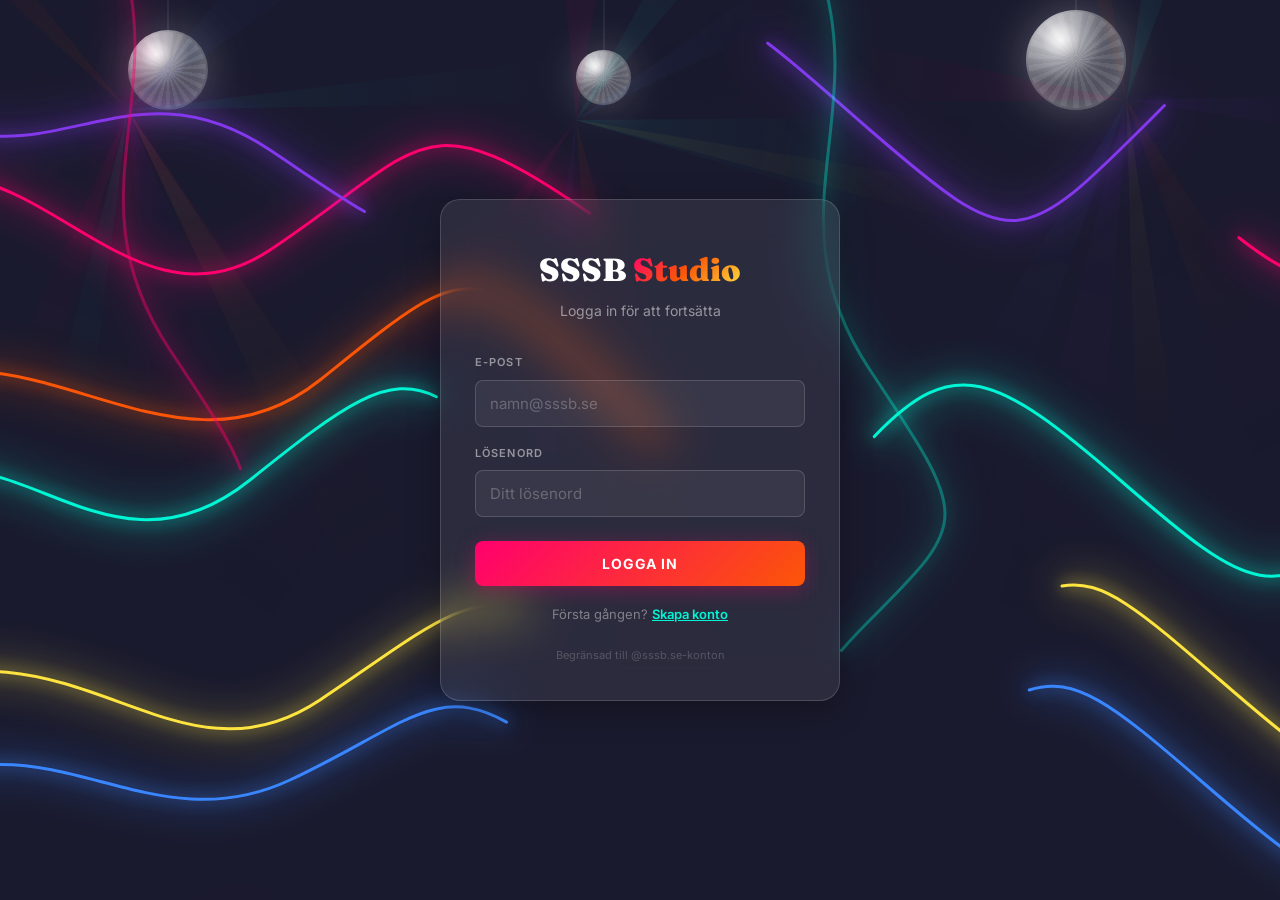
<file: kampanj.html>
<!DOCTYPE html>
<html lang="sv">
<head>
  <meta charset="UTF-8">
  <meta name="viewport" content="width=device-width, initial-scale=1.0">
  <title>Kampanjplanerare — SSSB Studio</title>
  <link rel="preconnect" href="https://fonts.googleapis.com">
  <link href="https://fonts.googleapis.com/css2?family=Fraunces:ital,opsz,wght@0,9..144,700;0,9..144,900;1,9..144,700&family=Inter:wght@400;500;600&display=swap" rel="stylesheet">
  <link rel="stylesheet" href="style.css">
  <style>
    /* ─── KAMPANJ PAGE ───────────────────────────────────── */
    .kampanj-form { max-width: 700px; }

    .date-row {
      display: grid;
      grid-template-columns: 1fr 1fr;
      gap: 16px;
    }

    input[type="date"], select {
      border: 2px solid var(--border-dark);
      border-radius: var(--radius);
      padding: 12px 14px;
      font-size: 15px;
      font-family: inherit;
      color: var(--brown);
      background: var(--cream);
      transition: border-color .15s, box-shadow .15s;
      outline: none;
      width: 100%;
      -webkit-appearance: none;
    }
    input[type="date"]:focus, select:focus {
      border-color: var(--brown);
      box-shadow: 3px 3px 0 var(--brown);
      background: var(--white);
    }

    /* ─── RESULTS ────────────────────────────────────────── */
    .campaign-results { margin-top: 48px; }
    .campaign-results h2 {
      font-family: 'Fraunces', Georgia, serif;
      font-size: 36px;
      font-weight: 900;
      letter-spacing: -1px;
      margin-bottom: 6px;
      color: var(--brown);
    }
    .campaign-results-sub {
      font-size: 13px;
      color: var(--tan);
      margin-bottom: 24px;
      text-transform: uppercase;
      letter-spacing: .06em;
    }

    /* ─── OVERVIEW CARD ──────────────────────────────────── */
    .overview-card {
      background: var(--white);
      border: 2px solid var(--brown);
      border-radius: var(--radius-lg);
      padding: 28px 32px;
      box-shadow: var(--shadow);
      margin-bottom: 32px;
    }
    .overview-card h3 {
      font-family: 'Fraunces', Georgia, serif;
      font-size: 22px;
      font-weight: 900;
      margin-bottom: 8px;
      color: var(--brown);
    }
    .overview-meta {
      display: flex;
      gap: 16px;
      flex-wrap: wrap;
      margin-bottom: 16px;
    }
    .overview-tag {
      font-size: 11px;
      font-weight: 700;
      text-transform: uppercase;
      letter-spacing: .06em;
      padding: 4px 14px;
      border-radius: 100px;
      background: var(--cream);
      border: 1.5px solid var(--border-dark);
      color: var(--tan);
    }
    .overview-strategy {
      font-size: 15px;
      line-height: 1.7;
      color: var(--brown-mid);
    }

    /* ─── TIMELINE ───────────────────────────────────────── */
    .timeline { display: flex; flex-direction: column; gap: 24px; margin-bottom: 40px; }

    .week-card {
      background: var(--white);
      border: 2px solid var(--brown);
      border-radius: var(--radius-lg);
      overflow: hidden;
      box-shadow: var(--shadow);
    }
    .week-header {
      display: flex;
      align-items: center;
      gap: 14px;
      padding: 16px 24px;
      border-bottom: 2px solid var(--brown);
      background: var(--cream);
    }
    .week-num {
      font-family: 'Fraunces', Georgia, serif;
      font-weight: 900;
      font-size: 14px;
      color: var(--white);
      background: var(--red);
      border: 2px solid var(--brown);
      border-radius: 100px;
      width: 36px;
      height: 36px;
      display: flex;
      align-items: center;
      justify-content: center;
      flex-shrink: 0;
    }
    .week-theme {
      font-weight: 700;
      font-size: 15px;
      color: var(--brown);
    }

    .week-posts { padding: 8px 0; }

    .post-row {
      display: grid;
      grid-template-columns: 110px 90px 1fr;
      gap: 16px;
      padding: 14px 24px;
      border-bottom: 1px solid var(--border);
      align-items: start;
    }
    .post-row:last-child { border-bottom: none; }

    .post-platform-tag {
      font-size: 10px;
      font-weight: 700;
      text-transform: uppercase;
      letter-spacing: .06em;
      padding: 4px 12px;
      border-radius: 100px;
      display: inline-block;
      white-space: nowrap;
    }
    .post-platform-tag.instagram { background: #FFF0F6; color: #C0255C; }
    .post-platform-tag.tiktok { background: var(--brown); color: var(--cream); }
    .post-platform-tag.linkedin { background: #E8F3FB; color: #0062A0; }

    .post-format {
      font-size: 11px;
      font-weight: 600;
      color: var(--tan);
      text-transform: uppercase;
      letter-spacing: .05em;
      padding-top: 2px;
    }

    .post-content { display: flex; flex-direction: column; gap: 4px; }
    .post-topic {
      font-size: 14px;
      font-weight: 600;
      color: var(--brown);
      line-height: 1.4;
    }
    .post-hook {
      font-size: 13px;
      color: var(--tan);
      line-height: 1.5;
      font-style: italic;
    }

    /* ─── CHECKLIST ───────────────────────────────────────── */
    .checklist-card {
      background: var(--white);
      border: 2px solid var(--brown);
      border-radius: var(--radius-lg);
      padding: 28px 32px;
      box-shadow: var(--shadow);
    }
    .checklist-card h3 {
      font-family: 'Fraunces', Georgia, serif;
      font-size: 22px;
      font-weight: 900;
      margin-bottom: 16px;
      color: var(--brown);
    }
    .checklist-items { display: flex; flex-direction: column; gap: 10px; }
    .checklist-item {
      display: flex;
      align-items: flex-start;
      gap: 12px;
      font-size: 14px;
      color: var(--brown);
      line-height: 1.5;
    }
    .checklist-item input[type="checkbox"] {
      appearance: none;
      -webkit-appearance: none;
      width: 20px;
      height: 20px;
      min-width: 20px;
      border: 2px solid var(--border-dark);
      border-radius: var(--radius);
      background: var(--cream);
      cursor: pointer;
      margin-top: 1px;
      position: relative;
      transition: all .15s;
    }
    .checklist-item input[type="checkbox"]:checked {
      background: var(--green);
      border-color: var(--green);
    }
    .checklist-item input[type="checkbox"]:checked::after {
      content: '';
      position: absolute;
      left: 5px;
      top: 2px;
      width: 6px;
      height: 10px;
      border: solid white;
      border-width: 0 2px 2px 0;
      transform: rotate(45deg);
    }
    .checklist-item.checked span {
      text-decoration: line-through;
      color: var(--tan-light);
    }

    /* ─── LOADING ─────────────────────────────────────────── */
    .kampanj-loading {
      text-align: center;
      padding: 60px 20px;
    }
    .kampanj-loading .spinner {
      width: 40px;
      height: 40px;
      border: 4px solid var(--border);
      border-top-color: var(--red);
      border-radius: 50%;
      animation: spin .8s linear infinite;
      margin: 0 auto 16px;
    }
    @keyframes spin { to { transform: rotate(360deg); } }
    .kampanj-loading p {
      font-size: 14px;
      color: var(--tan);
      font-weight: 500;
    }

    .kampanj-error {
      background: #FFF0F0;
      border: 2px solid var(--red);
      border-radius: var(--radius-lg);
      padding: 20px 24px;
      color: var(--red);
      font-size: 14px;
      font-weight: 600;
    }

    /* ─── RESPONSIVE ─────────────────────────────────────── */
    @media (max-width: 640px) {
      .date-row { grid-template-columns: 1fr; }
      .post-row {
        grid-template-columns: 1fr;
        gap: 6px;
      }
      .overview-meta { gap: 8px; }
    }
  </style>
</head>
<body>

<header>
  <div class="header-inner">
    <div class="logo">SSSB <span>Studio</span></div>
    <nav class="header-nav">
      <a href="index.html">Skapa & Schemalägg</a>
      <a href="publicering.html">Publiceringsplan</a>
      <a href="ideer.html">Idéer</a>
      <a href="omskrivaren.html">Omskrivaren</a>
      <a href="svarsmall.html">Svarsmall</a>
      <a href="kampanj.html" class="active">Kampanjer</a>
      <a href="basta-tid.html">Bästa tid</a>
    </nav>
  </div>
</header>

<main>

  <section class="hero">
    <h1>Kampanj<em>planerare</em></h1>
    <p>Planera en kampanj från idé till publicering — med tidslinje, kanaler och färdigt content.</p>
  </section>

  <section class="kampanj-form">
    <div class="card">

      <div class="field">
        <label for="campaign-name">Kampanjnamn</label>
        <input type="text" id="campaign-name" placeholder="T.ex. Inflyttning höst 2026">
      </div>

      <div class="field">
        <label for="campaign-desc">Beskrivning & mål</label>
        <textarea id="campaign-desc" rows="3" placeholder="T.ex. Öka köregistreringar med 20% inför hösten"></textarea>
      </div>

      <div class="date-row">
        <div class="field">
          <label for="campaign-start">Startdatum</label>
          <input type="date" id="campaign-start">
        </div>
        <div class="field">
          <label for="campaign-end">Slutdatum</label>
          <input type="date" id="campaign-end">
        </div>
      </div>

      <div class="field">
        <label>Kanaler</label>
        <div class="platforms">
          <label class="platform-toggle">
            <input type="checkbox" name="platform" value="instagram">
            <span class="platform-chip instagram">
              <svg width="14" height="14" viewBox="0 0 24 24" fill="currentColor"><path d="M12 2.163c3.204 0 3.584.012 4.85.07 3.252.148 4.771 1.691 4.919 4.919.058 1.265.069 1.645.069 4.849 0 3.205-.012 3.584-.069 4.849-.149 3.225-1.664 4.771-4.919 4.919-1.266.058-1.644.07-4.85.07-3.204 0-3.584-.012-4.849-.07-3.26-.149-4.771-1.699-4.919-4.92-.058-1.265-.07-1.644-.07-4.849 0-3.204.013-3.583.07-4.849.149-3.227 1.664-4.771 4.919-4.919 1.266-.057 1.645-.069 4.849-.069zm0-2.163c-3.259 0-3.667.014-4.947.072-4.358.2-6.78 2.618-6.98 6.98-.059 1.281-.073 1.689-.073 4.948 0 3.259.014 3.668.072 4.948.2 4.358 2.618 6.78 6.98 6.98 1.281.058 1.689.072 4.948.072 3.259 0 3.668-.014 4.948-.072 4.354-.2 6.782-2.618 6.979-6.98.059-1.28.073-1.689.073-4.948 0-3.259-.014-3.667-.072-4.947-.196-4.354-2.617-6.78-6.979-6.98-1.281-.059-1.69-.073-4.949-.073zm0 5.838c-3.403 0-6.162 2.759-6.162 6.162s2.759 6.163 6.162 6.163 6.162-2.759 6.162-6.163c0-3.403-2.759-6.162-6.162-6.162zm0 10.162c-2.209 0-4-1.79-4-4 0-2.209 1.791-4 4-4s4 1.791 4 4c0 2.21-1.791 4-4 4zm6.406-11.845c-.796 0-1.441.645-1.441 1.44s.645 1.44 1.441 1.44c.795 0 1.439-.645 1.439-1.44s-.644-1.44-1.439-1.44z"/></svg>
              Instagram
            </span>
          </label>
          <label class="platform-toggle">
            <input type="checkbox" name="platform" value="tiktok">
            <span class="platform-chip tiktok">
              <svg width="14" height="14" viewBox="0 0 24 24" fill="currentColor"><path d="M19.59 6.69a4.83 4.83 0 01-3.77-4.25V2h-3.45v13.67a2.89 2.89 0 01-2.88 2.5 2.89 2.89 0 01-2.89-2.89 2.89 2.89 0 012.89-2.89c.28 0 .54.04.79.1V9.01a6.33 6.33 0 00-.79-.05 6.34 6.34 0 00-6.34 6.34 6.34 6.34 0 006.34 6.34 6.34 6.34 0 006.33-6.34V8.75a8.17 8.17 0 004.79 1.52V6.79a4.85 4.85 0 01-1.02-.1z"/></svg>
              TikTok
            </span>
          </label>
          <label class="platform-toggle">
            <input type="checkbox" name="platform" value="linkedin">
            <span class="platform-chip linkedin">
              <svg width="14" height="14" viewBox="0 0 24 24" fill="currentColor"><path d="M20.447 20.452h-3.554v-5.569c0-1.328-.027-3.037-1.852-3.037-1.853 0-2.136 1.445-2.136 2.939v5.667H9.351V9h3.414v1.561h.046c.477-.9 1.637-1.85 3.37-1.85 3.601 0 4.267 2.37 4.267 5.455v6.286zM5.337 7.433c-1.144 0-2.063-.926-2.063-2.065 0-1.138.92-2.063 2.063-2.063 1.14 0 2.064.925 2.064 2.063 0 1.139-.925 2.065-2.064 2.065zm1.782 13.019H3.555V9h3.564v11.452zM22.225 0H1.771C.792 0 0 .774 0 1.729v20.542C0 23.227.792 24 1.771 24h20.451C23.2 24 24 23.227 24 22.271V1.729C24 .774 23.2 0 22.222 0h.003z"/></svg>
              LinkedIn
            </span>
          </label>
        </div>
      </div>

      <div class="field">
        <label for="campaign-budget">Budget</label>
        <select id="campaign-budget">
          <option value="none">Ingen budget (organiskt)</option>
          <option value="small">Liten (&lt;5 000 kr)</option>
          <option value="medium">Medel (5 000–20 000 kr)</option>
          <option value="large">Stor (&gt;20 000 kr)</option>
        </select>
      </div>

      <button id="generateBtn" class="btn-primary" onclick="generateCampaign()">
        Generera kampanjplan
      </button>

    </div>
  </section>

  <section class="campaign-results" id="results" style="display:none;">
    <h2 id="results-title">Kampanjplan</h2>
    <p class="campaign-results-sub" id="results-sub"></p>
    <div id="campaign-container"></div>
  </section>

</main>

<script src="auth.js"></script>
<script src="confetti.js"></script>
<script>
  function esc(str) {
    const d = document.createElement('div');
    d.textContent = str || '';
    return d.innerHTML;
  }

  function platformClass(name) {
    const n = name.toLowerCase();
    if (n.includes('instagram')) return 'instagram';
    if (n.includes('tiktok')) return 'tiktok';
    if (n.includes('linkedin')) return 'linkedin';
    return '';
  }

  async function generateCampaign() {
    const name = document.getElementById('campaign-name').value.trim();
    const description = document.getElementById('campaign-desc').value.trim();
    const start_date = document.getElementById('campaign-start').value;
    const end_date = document.getElementById('campaign-end').value;
    const budget = document.getElementById('campaign-budget').value;

    const checked = document.querySelectorAll('input[name="platform"]:checked');
    const platforms = Array.from(checked).map(c => c.value);

    if (!name || !description || !start_date || !end_date || !platforms.length) {
      alert('Fyll i alla fält och välj minst en kanal.');
      return;
    }

    const btn = document.getElementById('generateBtn');
    btn.disabled = true;
    btn.textContent = 'Genererar kampanjplan...';

    const section = document.getElementById('results');
    const container = document.getElementById('campaign-container');
    section.style.display = 'block';
    container.innerHTML = `
      <div class="kampanj-loading">
        <div class="spinner"></div>
        <p>Skapar kampanjplan med strategi, timeline och checklista...</p>
      </div>
    `;
    section.scrollIntoView({ behavior: 'smooth', block: 'start' });

    try {
      const res = await fetch('/api/campaign', {
        method: 'POST',
        headers: { 'Content-Type': 'application/json' },
        body: JSON.stringify({ name, description, start_date, end_date, platforms, budget })
      });

      const data = await res.json();

      if (!res.ok || !data.campaign) {
        container.innerHTML = `<div class="kampanj-error">${data.error || 'Kunde inte generera kampanjplan. Försök igen.'}</div>`;
        return;
      }

      const c = data.campaign;

      document.getElementById('results-title').textContent = name;
      document.getElementById('results-sub').textContent =
        `${start_date} → ${end_date} · ${platforms.map(p => p === 'instagram' ? 'Instagram' : p === 'tiktok' ? 'TikTok' : 'LinkedIn').join(', ')} · ${c.weeks?.length || 0} veckor`;

      let html = '';

      // Overview card
      html += `
        <div class="overview-card">
          <h3>Strategi</h3>
          <div class="overview-meta">
            <span class="overview-tag">${esc(start_date)} → ${esc(end_date)}</span>
            ${platforms.map(p => `<span class="overview-tag">${esc(p === 'instagram' ? 'Instagram' : p === 'tiktok' ? 'TikTok' : 'LinkedIn')}</span>`).join('')}
          </div>
          <div class="overview-strategy">${esc(c.strategy)}</div>
        </div>
      `;

      // Timeline
      if (c.weeks && c.weeks.length) {
        html += '<div class="timeline">';
        c.weeks.forEach(week => {
          html += `
            <div class="week-card">
              <div class="week-header">
                <div class="week-num">V${week.week}</div>
                <div class="week-theme">${esc(week.theme)}</div>
              </div>
              <div class="week-posts">
          `;
          (week.posts || []).forEach(post => {
            const cls = platformClass(post.platform);
            html += `
              <div class="post-row">
                <div><span class="post-platform-tag ${cls}">${esc(post.platform)}</span></div>
                <div class="post-format">${esc(post.format)}</div>
                <div class="post-content">
                  <div class="post-topic">${esc(post.topic)}</div>
                  <div class="post-hook">"${esc(post.hook)}"</div>
                </div>
              </div>
            `;
          });
          html += '</div></div>';
        });
        html += '</div>';
      }

      // Checklist
      if (c.checklist && c.checklist.length) {
        html += `
          <div class="checklist-card">
            <h3>Checklista</h3>
            <div class="checklist-items">
              ${c.checklist.map((item, i) => `
                <label class="checklist-item" id="check-${i}">
                  <input type="checkbox" onchange="this.parentElement.classList.toggle('checked', this.checked)">
                  <span>${esc(item)}</span>
                </label>
              `).join('')}
            </div>
          </div>
        `;
      }

      container.innerHTML = html;
      if (typeof showSuccessToast === 'function') showSuccessToast('Kampanjplan klar!');

    } catch (err) {
      container.innerHTML = `<div class="kampanj-error">Nätverksfel: ${err.message}</div>`;
    } finally {
      btn.disabled = false;
      btn.textContent = 'Generera kampanjplan';
    }
  }
</script>

</body>
</html>
</file>
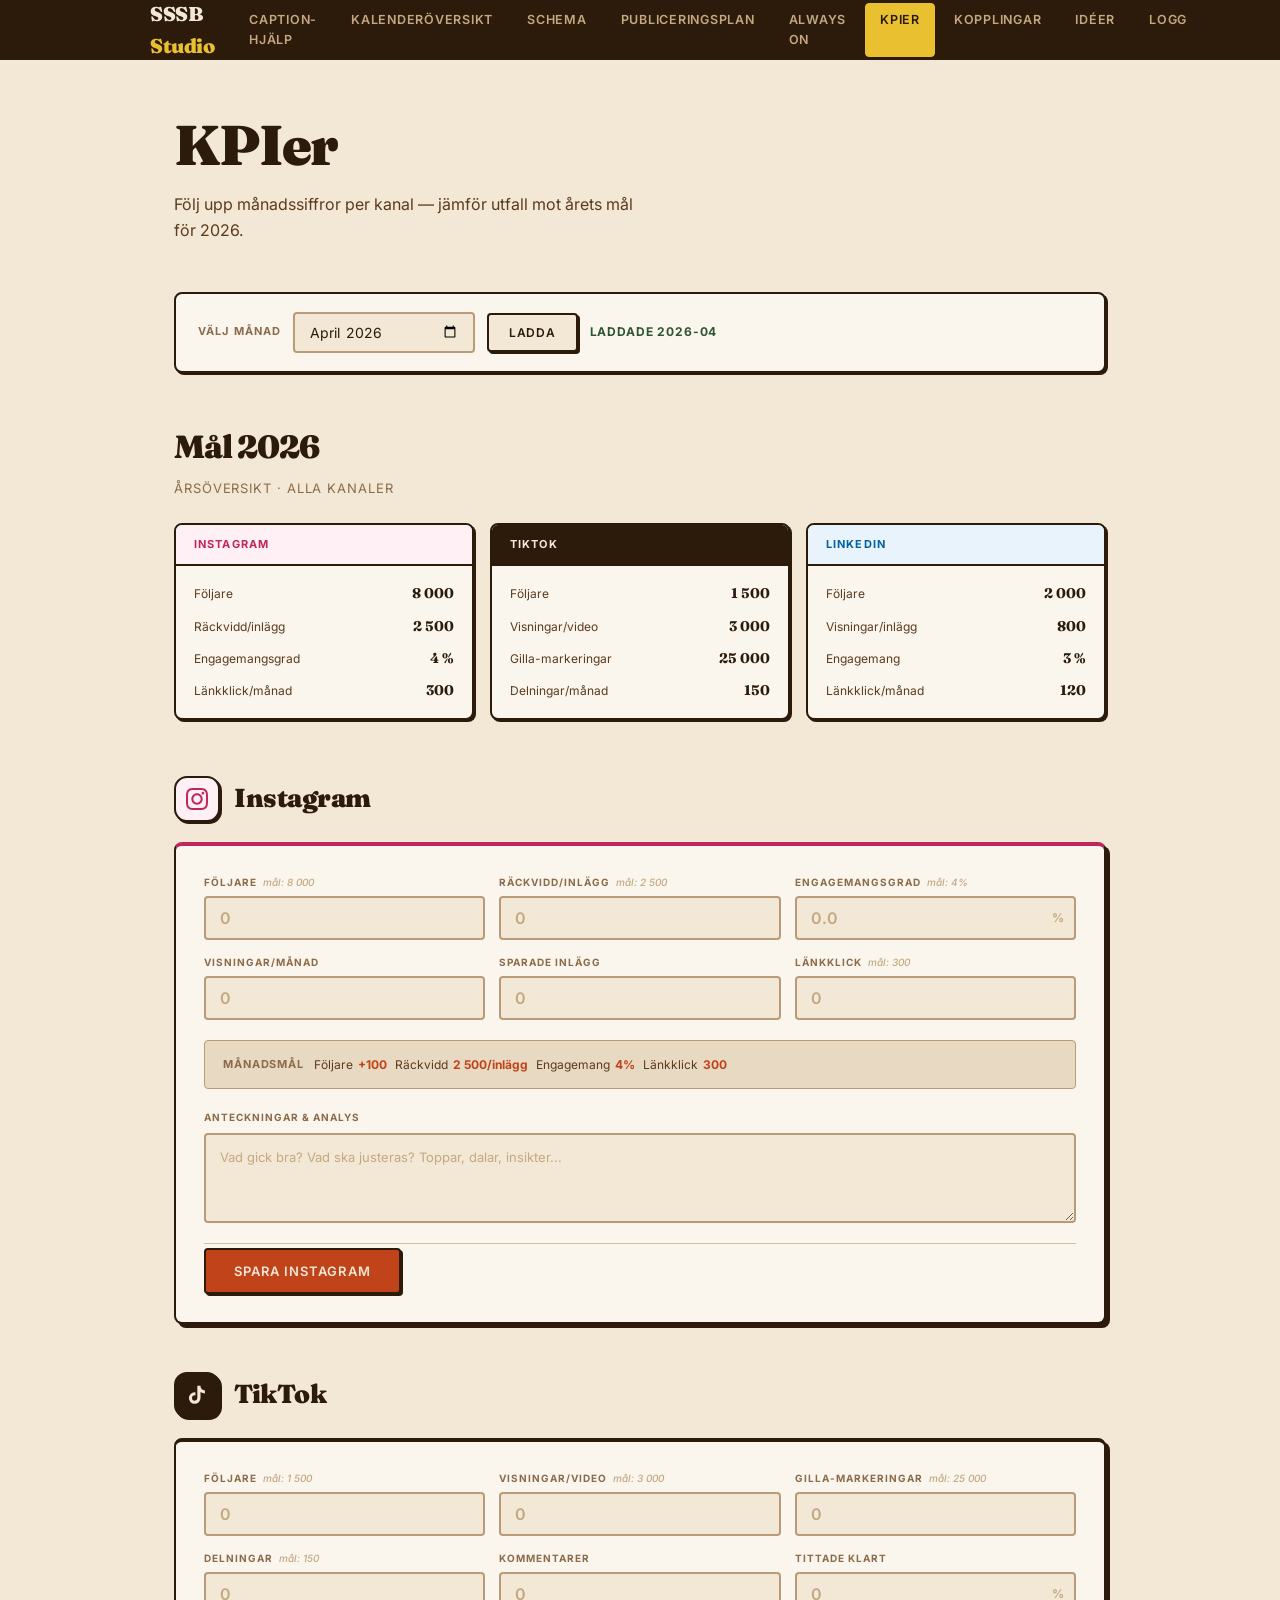
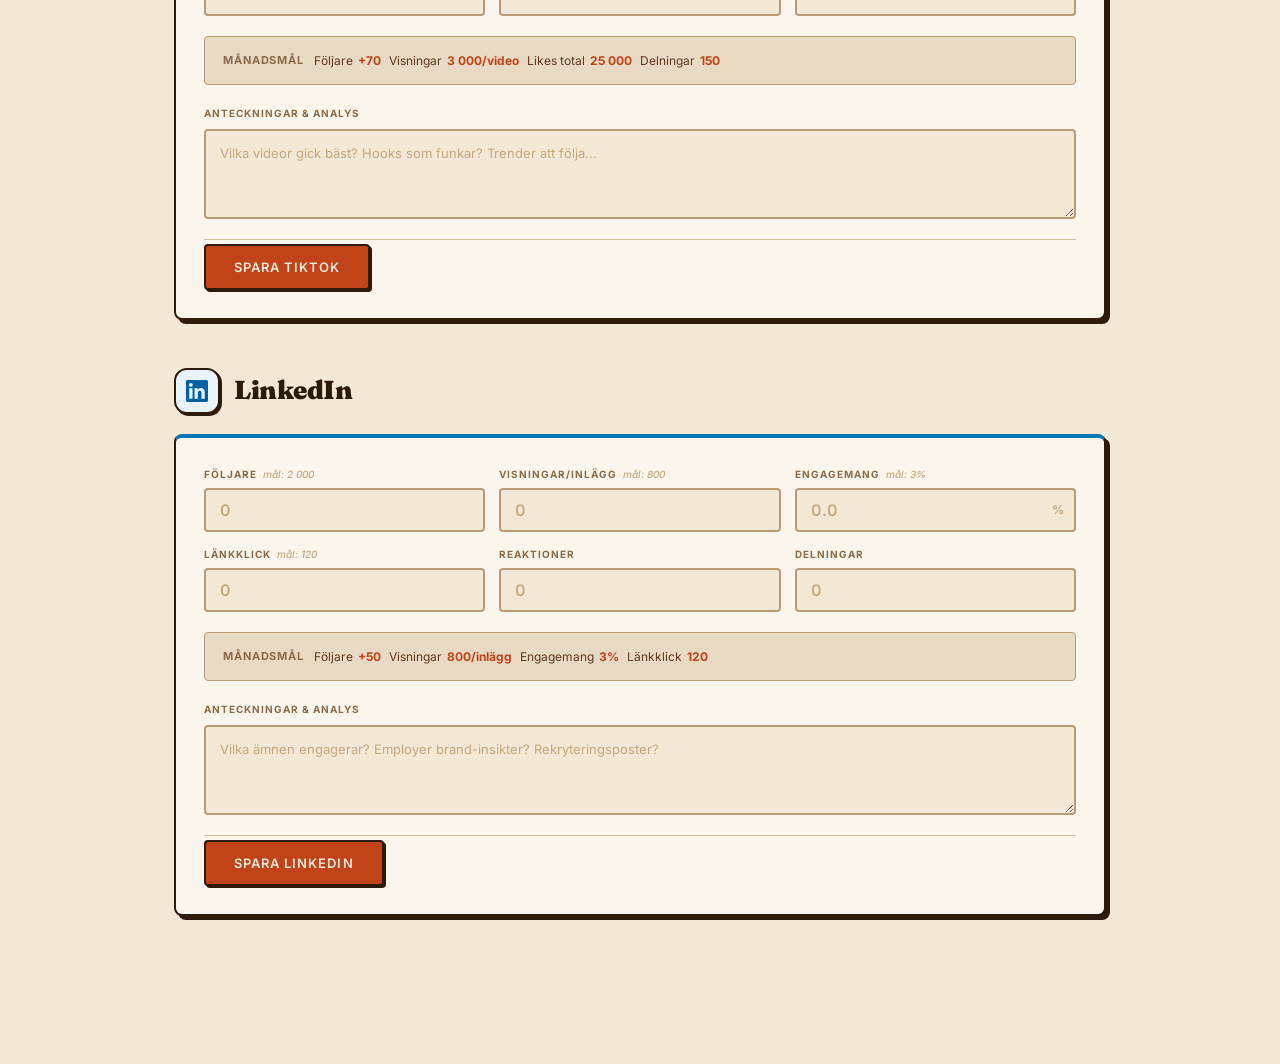
<file: kpier.html>
<!DOCTYPE html>
<html lang="sv">
<head>
  <meta charset="UTF-8">
  <meta name="viewport" content="width=device-width, initial-scale=1.0">
  <title>KPIer — SSSB Studio</title>
  <link rel="preconnect" href="https://fonts.googleapis.com">
  <link href="https://fonts.googleapis.com/css2?family=Fraunces:ital,opsz,wght@0,9..144,700;0,9..144,900;1,9..144,700&family=Inter:wght@400;500;600&display=swap" rel="stylesheet">
  <link rel="stylesheet" href="style.css">
  <link rel="stylesheet" href="kalender.css">
  <link rel="stylesheet" href="kpier.css">
</head>
<body>

<header>
  <div class="header-inner">
    <div class="logo">SSSB <span>Studio</span></div>
    <nav class="header-nav">
      <a href="index.html">Caption-hjälp</a>
      <a href="kalender.html">Kalenderöversikt</a>
      <a href="schema.html">Schema</a>
      <a href="publicering.html">Publiceringsplan</a>
      <a href="always-on.html">Always On</a>
      <a href="kpier.html" class="active">KPIer</a>
      <a href="kopplingar.html">Kopplingar</a>
      <a href="ideer.html">Idéer</a>
      <a href="logg.html">Logg</a>
    </nav>
  </div>
</header>

<main>

  <!-- HERO -->
  <section class="hero">
    <h1>KPIer</h1>
    <p>Följ upp månadssiffror per kanal — jämför utfall mot årets mål för 2026.</p>
  </section>

  <!-- MONTH PICKER -->
  <div class="month-picker-row">
    <label for="month-select">Välj månad</label>
    <input type="month" id="month-select" value="2026-04">
    <button class="btn-secondary" onclick="loadMonth()">Ladda</button>
    <span id="global-save-status" class="save-status-msg"></span>
  </div>

  <!-- MÅL 2026 OVERVIEW -->
  <section class="goals-section">
    <h2 class="section-heading">Mål 2026</h2>
    <p class="section-sub">Årsöversikt · Alla kanaler</p>
    <div class="goals-overview-grid">

      <div class="goals-overview-card instagram">
        <div class="goals-overview-card-header">Instagram</div>
        <div class="goals-list">
          <div class="goals-list-item">
            <span class="goals-list-metric">Följare</span>
            <span class="goals-list-value">8 000</span>
          </div>
          <div class="goals-list-item">
            <span class="goals-list-metric">Räckvidd/inlägg</span>
            <span class="goals-list-value">2 500</span>
          </div>
          <div class="goals-list-item">
            <span class="goals-list-metric">Engagemangsgrad</span>
            <span class="goals-list-value">4 %</span>
          </div>
          <div class="goals-list-item">
            <span class="goals-list-metric">Länkklick/månad</span>
            <span class="goals-list-value">300</span>
          </div>
        </div>
      </div>

      <div class="goals-overview-card tiktok">
        <div class="goals-overview-card-header">TikTok</div>
        <div class="goals-list">
          <div class="goals-list-item">
            <span class="goals-list-metric">Följare</span>
            <span class="goals-list-value">1 500</span>
          </div>
          <div class="goals-list-item">
            <span class="goals-list-metric">Visningar/video</span>
            <span class="goals-list-value">3 000</span>
          </div>
          <div class="goals-list-item">
            <span class="goals-list-metric">Gilla-markeringar</span>
            <span class="goals-list-value">25 000</span>
          </div>
          <div class="goals-list-item">
            <span class="goals-list-metric">Delningar/månad</span>
            <span class="goals-list-value">150</span>
          </div>
        </div>
      </div>

      <div class="goals-overview-card linkedin">
        <div class="goals-overview-card-header">LinkedIn</div>
        <div class="goals-list">
          <div class="goals-list-item">
            <span class="goals-list-metric">Följare</span>
            <span class="goals-list-value">2 000</span>
          </div>
          <div class="goals-list-item">
            <span class="goals-list-metric">Visningar/inlägg</span>
            <span class="goals-list-value">800</span>
          </div>
          <div class="goals-list-item">
            <span class="goals-list-metric">Engagemang</span>
            <span class="goals-list-value">3 %</span>
          </div>
          <div class="goals-list-item">
            <span class="goals-list-metric">Länkklick/månad</span>
            <span class="goals-list-value">120</span>
          </div>
        </div>
      </div>

    </div>
  </section>

  <!-- INSTAGRAM -->
  <section class="platform-section">
    <div class="platform-header">
      <div class="platform-icon-badge instagram">
        <svg viewBox="0 0 24 24" fill="currentColor"><path d="M12 2.163c3.204 0 3.584.012 4.85.07 3.252.148 4.771 1.691 4.919 4.919.058 1.265.069 1.645.069 4.849 0 3.205-.012 3.584-.069 4.849-.149 3.225-1.664 4.771-4.919 4.919-1.266.058-1.644.07-4.85.07-3.204 0-3.584-.012-4.849-.07-3.26-.149-4.771-1.699-4.919-4.92-.058-1.265-.07-1.644-.07-4.849 0-3.204.013-3.583.07-4.849.149-3.227 1.664-4.771 4.919-4.919 1.266-.057 1.645-.069 4.849-.069zm0-2.163c-3.259 0-3.667.014-4.947.072-4.358.2-6.78 2.618-6.98 6.98-.059 1.281-.073 1.689-.073 4.948 0 3.259.014 3.668.072 4.948.2 4.358 2.618 6.78 6.98 6.98 1.281.058 1.689.072 4.948.072 3.259 0 3.668-.014 4.948-.072 4.354-.2 6.782-2.618 6.979-6.98.059-1.28.073-1.689.073-4.948 0-3.259-.014-3.667-.072-4.947-.196-4.354-2.617-6.78-6.979-6.98-1.281-.059-1.69-.073-4.949-.073zm0 5.838c-3.403 0-6.162 2.759-6.162 6.162s2.759 6.163 6.162 6.163 6.162-2.759 6.162-6.163c0-3.403-2.759-6.162-6.162-6.162zm0 10.162c-2.209 0-4-1.79-4-4 0-2.209 1.791-4 4-4s4 1.791 4 4c0 2.21-1.791 4-4 4zm6.406-11.845c-.796 0-1.441.645-1.441 1.44s.645 1.44 1.441 1.44c.795 0 1.439-.645 1.439-1.44s-.644-1.44-1.439-1.44z"/></svg>
      </div>
      <span class="platform-title">Instagram</span>
    </div>

    <div class="platform-card instagram">
      <div class="platform-card-inner">

        <div class="kpi-grid">
          <div class="kpi-input-group">
            <label for="ig-foljare">Följare <span class="goal-hint">mål: 8 000</span></label>
            <div class="kpi-input-wrap">
              <input type="number" id="ig-foljare" placeholder="0">
            </div>
          </div>
          <div class="kpi-input-group">
            <label for="ig-rackvidd">Räckvidd/inlägg <span class="goal-hint">mål: 2 500</span></label>
            <div class="kpi-input-wrap">
              <input type="number" id="ig-rackvidd" placeholder="0">
            </div>
          </div>
          <div class="kpi-input-group">
            <label for="ig-engagemang">Engagemangsgrad <span class="goal-hint">mål: 4%</span></label>
            <div class="kpi-input-wrap">
              <input type="number" id="ig-engagemang" placeholder="0.0" step="0.1">
              <span class="unit">%</span>
            </div>
          </div>
          <div class="kpi-input-group">
            <label for="ig-visningar">Visningar/månad</label>
            <div class="kpi-input-wrap">
              <input type="number" id="ig-visningar" placeholder="0">
            </div>
          </div>
          <div class="kpi-input-group">
            <label for="ig-sparade">Sparade inlägg</label>
            <div class="kpi-input-wrap">
              <input type="number" id="ig-sparade" placeholder="0">
            </div>
          </div>
          <div class="kpi-input-group">
            <label for="ig-klick">Länkklick <span class="goal-hint">mål: 300</span></label>
            <div class="kpi-input-wrap">
              <input type="number" id="ig-klick" placeholder="0">
            </div>
          </div>
        </div>

        <div class="goal-row">
          <span class="goal-row-label">Månadsm&aring;l</span>
          <div class="goal-items">
            <span class="goal-item">Följare <strong>+100</strong></span>
            <span class="goal-item">Räckvidd <strong>2 500/inlägg</strong></span>
            <span class="goal-item">Engagemang <strong>4%</strong></span>
            <span class="goal-item">Länkklick <strong>300</strong></span>
          </div>
        </div>

        <div class="platform-notes">
          <label for="ig-notes">Anteckningar & analys</label>
          <textarea id="ig-notes" placeholder="Vad gick bra? Vad ska justeras? Toppar, dalar, insikter..."></textarea>
        </div>

        <div class="platform-save-row">
          <button class="btn-primary" onclick="savePlatform('instagram')">Spara Instagram</button>
          <span id="ig-status" class="save-status-msg"></span>
        </div>

      </div>
    </div>
  </section>

  <!-- TIKTOK -->
  <section class="platform-section">
    <div class="platform-header">
      <div class="platform-icon-badge tiktok">
        <svg viewBox="0 0 24 24" fill="currentColor"><path d="M19.59 6.69a4.83 4.83 0 01-3.77-4.25V2h-3.45v13.67a2.89 2.89 0 01-2.88 2.5 2.89 2.89 0 01-2.89-2.89 2.89 2.89 0 012.89-2.89c.28 0 .54.04.79.1V9.01a6.33 6.33 0 00-.79-.05 6.34 6.34 0 00-6.34 6.34 6.34 6.34 0 006.34 6.34 6.34 6.34 0 006.33-6.34V8.75a8.17 8.17 0 004.79 1.52V6.79a4.85 4.85 0 01-1.02-.1z"/></svg>
      </div>
      <span class="platform-title">TikTok</span>
    </div>

    <div class="platform-card tiktok">
      <div class="platform-card-inner">

        <div class="kpi-grid">
          <div class="kpi-input-group">
            <label for="tt-foljare">Följare <span class="goal-hint">mål: 1 500</span></label>
            <div class="kpi-input-wrap">
              <input type="number" id="tt-foljare" placeholder="0">
            </div>
          </div>
          <div class="kpi-input-group">
            <label for="tt-visningar">Visningar/video <span class="goal-hint">mål: 3 000</span></label>
            <div class="kpi-input-wrap">
              <input type="number" id="tt-visningar" placeholder="0">
            </div>
          </div>
          <div class="kpi-input-group">
            <label for="tt-likes">Gilla-markeringar <span class="goal-hint">mål: 25 000</span></label>
            <div class="kpi-input-wrap">
              <input type="number" id="tt-likes" placeholder="0">
            </div>
          </div>
          <div class="kpi-input-group">
            <label for="tt-delningar">Delningar <span class="goal-hint">mål: 150</span></label>
            <div class="kpi-input-wrap">
              <input type="number" id="tt-delningar" placeholder="0">
            </div>
          </div>
          <div class="kpi-input-group">
            <label for="tt-kommentarer">Kommentarer</label>
            <div class="kpi-input-wrap">
              <input type="number" id="tt-kommentarer" placeholder="0">
            </div>
          </div>
          <div class="kpi-input-group">
            <label for="tt-fardigt">Tittade klart</label>
            <div class="kpi-input-wrap">
              <input type="number" id="tt-fardigt" placeholder="0">
              <span class="unit">%</span>
            </div>
          </div>
        </div>

        <div class="goal-row">
          <span class="goal-row-label">Månadsm&aring;l</span>
          <div class="goal-items">
            <span class="goal-item">Följare <strong>+70</strong></span>
            <span class="goal-item">Visningar <strong>3 000/video</strong></span>
            <span class="goal-item">Likes total <strong>25 000</strong></span>
            <span class="goal-item">Delningar <strong>150</strong></span>
          </div>
        </div>

        <div class="platform-notes">
          <label for="tt-notes">Anteckningar & analys</label>
          <textarea id="tt-notes" placeholder="Vilka videor gick bäst? Hooks som funkar? Trender att följa..."></textarea>
        </div>

        <div class="platform-save-row">
          <button class="btn-primary" onclick="savePlatform('tiktok')">Spara TikTok</button>
          <span id="tt-status" class="save-status-msg"></span>
        </div>

      </div>
    </div>
  </section>

  <!-- LINKEDIN -->
  <section class="platform-section">
    <div class="platform-header">
      <div class="platform-icon-badge linkedin">
        <svg viewBox="0 0 24 24" fill="currentColor"><path d="M20.447 20.452h-3.554v-5.569c0-1.328-.027-3.037-1.852-3.037-1.853 0-2.136 1.445-2.136 2.939v5.667H9.351V9h3.414v1.561h.046c.477-.9 1.637-1.85 3.37-1.85 3.601 0 4.267 2.37 4.267 5.455v6.286zM5.337 7.433c-1.144 0-2.063-.926-2.063-2.065 0-1.138.92-2.063 2.063-2.063 1.14 0 2.064.925 2.064 2.063 0 1.139-.925 2.065-2.064 2.065zm1.782 13.019H3.555V9h3.564v11.452zM22.225 0H1.771C.792 0 0 .774 0 1.729v20.542C0 23.227.792 24 1.771 24h20.451C23.2 24 24 23.227 24 22.271V1.729C24 .774 23.2 0 22.222 0h.003z"/></svg>
      </div>
      <span class="platform-title">LinkedIn</span>
    </div>

    <div class="platform-card linkedin">
      <div class="platform-card-inner">

        <div class="kpi-grid">
          <div class="kpi-input-group">
            <label for="li-foljare">Följare <span class="goal-hint">mål: 2 000</span></label>
            <div class="kpi-input-wrap">
              <input type="number" id="li-foljare" placeholder="0">
            </div>
          </div>
          <div class="kpi-input-group">
            <label for="li-visningar">Visningar/inlägg <span class="goal-hint">mål: 800</span></label>
            <div class="kpi-input-wrap">
              <input type="number" id="li-visningar" placeholder="0">
            </div>
          </div>
          <div class="kpi-input-group">
            <label for="li-engagemang">Engagemang <span class="goal-hint">mål: 3%</span></label>
            <div class="kpi-input-wrap">
              <input type="number" id="li-engagemang" placeholder="0.0" step="0.1">
              <span class="unit">%</span>
            </div>
          </div>
          <div class="kpi-input-group">
            <label for="li-klick">Länkklick <span class="goal-hint">mål: 120</span></label>
            <div class="kpi-input-wrap">
              <input type="number" id="li-klick" placeholder="0">
            </div>
          </div>
          <div class="kpi-input-group">
            <label for="li-reaktioner">Reaktioner</label>
            <div class="kpi-input-wrap">
              <input type="number" id="li-reaktioner" placeholder="0">
            </div>
          </div>
          <div class="kpi-input-group">
            <label for="li-delningar">Delningar</label>
            <div class="kpi-input-wrap">
              <input type="number" id="li-delningar" placeholder="0">
            </div>
          </div>
        </div>

        <div class="goal-row">
          <span class="goal-row-label">Månadsm&aring;l</span>
          <div class="goal-items">
            <span class="goal-item">Följare <strong>+50</strong></span>
            <span class="goal-item">Visningar <strong>800/inlägg</strong></span>
            <span class="goal-item">Engagemang <strong>3%</strong></span>
            <span class="goal-item">Länkklick <strong>120</strong></span>
          </div>
        </div>

        <div class="platform-notes">
          <label for="li-notes">Anteckningar & analys</label>
          <textarea id="li-notes" placeholder="Vilka ämnen engagerar? Employer brand-insikter? Rekryteringsposter?"></textarea>
        </div>

        <div class="platform-save-row">
          <button class="btn-primary" onclick="savePlatform('linkedin')">Spara LinkedIn</button>
          <span id="li-status" class="save-status-msg"></span>
        </div>

      </div>
    </div>
  </section>

</main>

<script>
  const FIELDS = {
    instagram: ['ig-foljare','ig-rackvidd','ig-engagemang','ig-visningar','ig-sparade','ig-klick','ig-notes'],
    tiktok:    ['tt-foljare','tt-visningar','tt-likes','tt-delningar','tt-kommentarer','tt-fardigt','tt-notes'],
    linkedin:  ['li-foljare','li-visningar','li-engagemang','li-klick','li-reaktioner','li-delningar','li-notes']
  };
  const PREFIX_MAP = { instagram: 'ig', tiktok: 'tt', linkedin: 'li' };

  function getMonth() {
    return document.getElementById('month-select').value || '2026-04';
  }

  function storageKey(platform) {
    return `kpi_${getMonth()}_${platform}`;
  }

  function loadMonth() {
    const month = getMonth();
    Object.keys(FIELDS).forEach(platform => {
      const saved = localStorage.getItem(storageKey(platform));
      if (saved) {
        try {
          const data = JSON.parse(saved);
          FIELDS[platform].forEach(id => {
            const el = document.getElementById(id);
            if (el && data[id] !== undefined) el.value = data[id];
          });
        } catch(e) {}
      } else {
        FIELDS[platform].forEach(id => {
          const el = document.getElementById(id);
          if (el) el.value = '';
        });
      }
    });
    showStatus('global-save-status', `Laddade ${month}`, 'success');
  }

  function savePlatform(platform) {
    const prefix = PREFIX_MAP[platform];
    const data = {};
    FIELDS[platform].forEach(id => {
      const el = document.getElementById(id);
      if (el) data[id] = el.value;
    });
    localStorage.setItem(storageKey(platform), JSON.stringify(data));
    const statusId = `${prefix}-status`;
    showStatus(statusId, 'Sparat!', 'success');
  }

  function showStatus(id, msg, type) {
    const el = document.getElementById(id);
    if (!el) return;
    el.textContent = msg;
    el.className = `save-status-msg ${type} visible`;
    setTimeout(() => el.classList.remove('visible'), 2500);
  }

  // Auto-load current month on page load
  loadMonth();
</script>

</body>
</html>
</file>
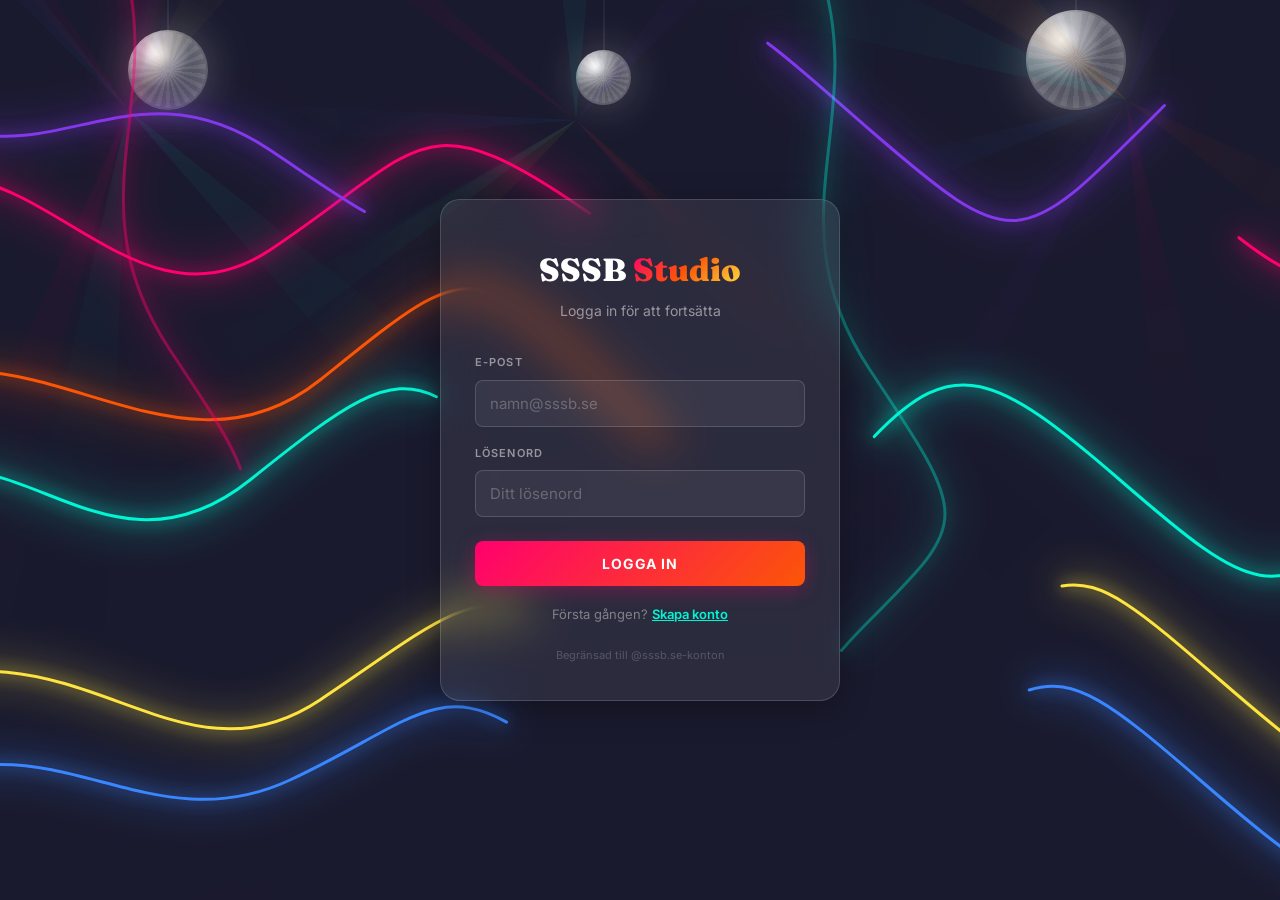
<file: login.html>
<!DOCTYPE html>
<html lang="sv">
<head>
  <meta charset="UTF-8">
  <meta name="viewport" content="width=device-width, initial-scale=1.0">
  <title>Logga in — SSSB Studio</title>
  <link rel="preconnect" href="https://fonts.googleapis.com">
  <link href="https://fonts.googleapis.com/css2?family=Fraunces:ital,opsz,wght@0,9..144,700;0,9..144,900;1,9..144,700&family=Inter:wght@400;500;600&display=swap" rel="stylesheet">
  <link rel="stylesheet" href="style.css">
  <style>
    body {
      display:flex; align-items:center; justify-content:center;
      min-height:100vh; padding:24px;
      background:#1a1a2e; overflow:hidden; position:relative;
    }

    /* Neon noodles background */
    .noodle-bg { position:fixed; inset:0; z-index:0; overflow:hidden; }
    .noodle-bg svg { width:100%; height:100%; }
    .noodle {
      fill:none; stroke-width:3; stroke-linecap:round;
      filter:drop-shadow(0 0 8px currentColor) drop-shadow(0 0 20px currentColor);
      animation:noodleDraw 4s ease-in-out infinite alternate;
    }
    .noodle.n1 { color:#ff006e; stroke:#ff006e; stroke-dasharray:800; animation-delay:0s; }
    .noodle.n2 { color:#00f5d4; stroke:#00f5d4; stroke-dasharray:600; animation-delay:.5s; }
    .noodle.n3 { color:#fee440; stroke:#fee440; stroke-dasharray:700; animation-delay:1s; }
    .noodle.n4 { color:#8338ec; stroke:#8338ec; stroke-dasharray:500; animation-delay:1.5s; }
    .noodle.n5 { color:#fb5607; stroke:#fb5607; stroke-dasharray:900; animation-delay:.3s; }
    .noodle.n6 { color:#3a86ff; stroke:#3a86ff; stroke-dasharray:650; animation-delay:.8s; }
    .noodle.n7 { color:#ff006e; stroke:#ff006e; stroke-dasharray:550; animation-delay:1.2s; opacity:.5; }
    .noodle.n8 { color:#00f5d4; stroke:#00f5d4; stroke-dasharray:750; animation-delay:1.8s; opacity:.4; }

    @keyframes noodleDraw {
      0% { stroke-dashoffset:0; opacity:.6; }
      50% { opacity:1; }
      100% { stroke-dashoffset:200; opacity:.6; }
    }

    /* Glass login box */
    .login-box {
      width:100%; max-width:400px;
      background:rgba(255,255,255,.08);
      backdrop-filter:blur(20px); -webkit-backdrop-filter:blur(20px);
      border:1px solid rgba(255,255,255,.15);
      border-radius:20px; padding:44px 34px 36px;
      box-shadow:0 8px 32px rgba(0,0,0,.3);
      position:relative; z-index:1;
    }
    .login-logo {
      font-family:'Fraunces',Georgia,serif;
      font-weight:900; font-size:32px; color:#fff;
      text-align:center; margin-bottom:4px;
    }
    .login-logo span {
      background:linear-gradient(135deg,#ff006e,#fb5607,#fee440);
      -webkit-background-clip:text; -webkit-text-fill-color:transparent;
      background-clip:text;
    }
    .login-sub { text-align:center; font-size:14px; color:rgba(255,255,255,.5); margin-bottom:32px; }

    .login-box .field { margin-bottom:18px; }
    .login-box .field label {
      color:rgba(255,255,255,.5);
    }
    .login-box input[type="email"],
    .login-box input[type="password"],
    .login-box input[type="text"] {
      width:100%;
      border:1px solid rgba(255,255,255,.15);
      border-radius:8px; padding:13px 14px;
      font-size:15px; font-family:inherit;
      color:#fff;
      background:rgba(255,255,255,.06);
      outline:none;
      transition:all .2s;
    }
    .login-box input::placeholder { color:rgba(255,255,255,.25); }
    .login-box input:focus {
      border-color:rgba(255,255,255,.4);
      box-shadow:0 0 0 3px rgba(255,255,255,.08);
      background:rgba(255,255,255,.1);
    }

    .login-box .btn-primary {
      width:100%; text-align:center; margin-top:6px;
      background:linear-gradient(135deg,#ff006e,#fb5607);
      border:none; color:#fff;
      box-shadow:0 4px 20px rgba(255,0,110,.3);
      border-radius:8px; padding:14px 28px;
      font-size:14px; font-weight:700; letter-spacing:.06em;
      text-transform:uppercase; cursor:pointer;
      transition:all .2s;
    }
    .login-box .btn-primary:hover {
      box-shadow:0 6px 30px rgba(255,0,110,.5);
      transform:translateY(-1px);
    }
    .login-box .btn-primary:active {
      transform:translateY(1px);
      box-shadow:0 2px 10px rgba(255,0,110,.3);
    }

    .login-error {
      background:rgba(255,0,110,.15); border:1px solid rgba(255,0,110,.4);
      border-radius:8px; padding:10px 14px;
      font-size:13px; color:#ff006e; font-weight:600;
      margin-bottom:16px; display:none;
    }
    .login-success {
      background:rgba(0,245,212,.15); border:1px solid rgba(0,245,212,.4);
      border-radius:8px; padding:10px 14px;
      font-size:13px; color:#00f5d4; font-weight:600;
      margin-bottom:16px; display:none;
    }
    .login-toggle {
      text-align:center; margin-top:18px;
      font-size:13px; color:rgba(255,255,255,.4);
    }
    .login-toggle a {
      color:#00f5d4; text-decoration:underline; cursor:pointer; font-weight:600;
    }
    .login-footer {
      text-align:center; font-size:11px; color:rgba(255,255,255,.2);
      margin-top:22px; line-height:1.5;
    }

    /* Disco balls */
    .disco-ball {
      position:fixed; border-radius:50%;
      background:radial-gradient(circle at 35% 30%, rgba(255,255,255,.9) 0%, rgba(255,255,255,.4) 20%, rgba(200,200,200,.3) 50%, rgba(150,150,150,.2) 100%);
      box-shadow: 0 0 40px rgba(255,255,255,.2), 0 0 80px rgba(255,255,255,.1), inset 0 0 20px rgba(255,255,255,.3);
      z-index:0; pointer-events:none;
    }
    .disco-ball::before {
      content:''; position:absolute; inset:2px; border-radius:50%;
      background:repeating-conic-gradient(rgba(255,255,255,.12) 0deg 8deg, rgba(255,255,255,.04) 8deg 16deg);
      animation:discoSpin 6s linear infinite;
    }
    .disco-ball::after {
      content:''; position:absolute;
      top:-120px; left:50%; width:1px; height:120px;
      background:linear-gradient(to bottom, transparent, rgba(255,255,255,.15));
      transform:translateX(-50%);
    }
    .disco-ball .shine {
      position:absolute; inset:0; border-radius:50%;
      background:radial-gradient(circle at 30% 25%, rgba(255,255,255,.7) 0%, transparent 45%);
    }
    .disco-1 { top:30px; left:10%; width:80px; height:80px; animation:discoFloat 4s ease-in-out infinite; }
    .disco-2 { top:10px; right:12%; width:100px; height:100px; animation:discoFloat 5s ease-in-out infinite .8s; }
    .disco-3 { top:50px; left:45%; width:55px; height:55px; animation:discoFloat 3.5s ease-in-out infinite 1.5s; }

    @keyframes discoSpin { to { transform:rotate(360deg); } }
    @keyframes discoFloat {
      0%,100% { transform:translateY(0) rotate(-3deg); }
      50% { transform:translateY(12px) rotate(3deg); }
    }

    /* Light beams from disco balls */
    .disco-beam {
      position:fixed; pointer-events:none; z-index:0;
      width:3px; transform-origin:top center;
      background:linear-gradient(to bottom, rgba(255,255,255,.15), transparent);
    }
  </style>
</head>
<body>

<div class="disco-ball disco-1"><div class="shine"></div></div>
<div class="disco-ball disco-2"><div class="shine"></div></div>
<div class="disco-ball disco-3"><div class="shine"></div></div>

<canvas id="disco-beams" style="position:fixed;inset:0;pointer-events:none;z-index:0;"></canvas>

<div class="noodle-bg">
  <svg viewBox="0 0 1440 900" preserveAspectRatio="xMidYMid slice">
    <path class="noodle n1" d="M-50,200 C100,100 200,350 350,250 S500,100 650,200 S800,350 950,200 S1100,50 1250,180 S1400,300 1500,200"/>
    <path class="noodle n2" d="M-30,500 C80,400 180,600 330,480 S500,350 620,500 S780,650 900,500 S1050,350 1200,480 S1350,600 1500,500"/>
    <path class="noodle n3" d="M-50,700 C150,600 250,800 400,700 S580,550 700,700 S850,850 1000,700 S1150,550 1300,680 S1450,800 1550,700"/>
    <path class="noodle n4" d="M-20,100 C120,200 200,50 350,150 S520,280 650,120 S800,0 950,130 S1100,250 1250,100 S1400,0 1500,100"/>
    <path class="noodle n5" d="M-50,400 C100,300 250,500 400,380 S550,250 700,400 S850,520 1000,380 S1150,250 1300,400 S1450,500 1550,380"/>
    <path class="noodle n6" d="M-30,800 C120,700 220,850 370,780 S530,650 680,800 S830,900 980,780 S1130,650 1280,780 S1430,900 1530,800"/>
    <path class="noodle n7" d="M200,-50 C250,100 150,200 250,350 S350,500 250,600 S150,750 250,850 S350,950 250,1050"/>
    <path class="noodle n8" d="M900,-30 C950,120 850,220 950,370 S1050,520 950,620 S850,770 950,870"/>
  </svg>
</div>

<div class="login-box">
  <div class="login-logo">SSSB <span>Studio</span></div>
  <p class="login-sub" id="form-title">Logga in för att fortsätta</p>

  <div class="login-error" id="error-msg"></div>
  <div class="login-success" id="success-msg"></div>

  <form onsubmit="handleSubmit(event)">
    <div class="field" id="name-field" style="display:none;">
      <label for="name">Namn</label>
      <input type="text" id="name" placeholder="Ditt namn">
    </div>
    <div class="field">
      <label for="email">E-post</label>
      <input type="email" id="email" placeholder="namn@sssb.se" required autocomplete="email">
    </div>
    <div class="field">
      <label for="password">Lösenord</label>
      <input type="password" id="password" placeholder="Ditt lösenord" required>
    </div>
    <button type="submit" class="btn-primary" id="submit-btn">Logga in</button>
  </form>

  <div class="login-toggle" id="toggle-area">
    Första gången? <a onclick="toggleMode()">Skapa konto</a>
  </div>

  <div class="login-footer">Begränsad till @sssb.se-konton</div>
</div>

<script>
  let isSignUp = false;

  function toggleMode() {
    isSignUp = !isSignUp;
    document.getElementById('form-title').textContent = isSignUp ? 'Skapa ett konto' : 'Logga in för att fortsätta';
    document.getElementById('submit-btn').textContent = isSignUp ? 'Skapa konto' : 'Logga in';
    document.getElementById('name-field').style.display = isSignUp ? '' : 'none';
    document.getElementById('toggle-area').innerHTML = isSignUp
      ? 'Har redan konto? <a onclick="toggleMode()">Logga in</a>'
      : 'Första gången? <a onclick="toggleMode()">Skapa konto</a>';
    hideMessages();
  }

  function showError(msg) {
    const el = document.getElementById('error-msg');
    el.textContent = msg; el.style.display = 'block';
    document.getElementById('success-msg').style.display = 'none';
  }
  function showSuccess(msg) {
    const el = document.getElementById('success-msg');
    el.textContent = msg; el.style.display = 'block';
    document.getElementById('error-msg').style.display = 'none';
  }
  function hideMessages() {
    document.getElementById('error-msg').style.display = 'none';
    document.getElementById('success-msg').style.display = 'none';
  }

  // Simple hash function for passwords (not crypto-grade, but fine for this use case)
  async function hashPassword(password) {
    const encoder = new TextEncoder();
    const data = encoder.encode(password + '_sssb_studio_salt');
    const hash = await crypto.subtle.digest('SHA-256', data);
    return Array.from(new Uint8Array(hash)).map(b => b.toString(16).padStart(2, '0')).join('');
  }

  function getUsers() {
    try { return JSON.parse(localStorage.getItem('sssb_users') || '{}'); } catch { return {}; }
  }
  function saveUsers(users) {
    localStorage.setItem('sssb_users', JSON.stringify(users));
  }

  async function handleSubmit(e) {
    e.preventDefault();
    hideMessages();

    const email = document.getElementById('email').value.trim().toLowerCase();
    const password = document.getElementById('password').value;
    const name = document.getElementById('name').value.trim();

    if (!email.endsWith('@sssb.se')) {
      showError('Bara @sssb.se-adresser kan använda SSSB Studio.');
      return;
    }
    if (password.length < 6) {
      showError('Lösenordet måste vara minst 6 tecken.');
      return;
    }

    const hash = await hashPassword(password);
    const users = getUsers();

    if (isSignUp) {
      if (users[email]) {
        showError('Kontot finns redan. Logga in istället.');
        return;
      }
      if (!name) {
        showError('Skriv ditt namn.');
        return;
      }
      users[email] = { name, hash, created: new Date().toISOString() };
      saveUsers(users);
      showSuccess('Konto skapat! Du loggas in...');
      localStorage.setItem('sssb_session', JSON.stringify({ email, name }));
      setTimeout(() => { window.location.href = 'index.html'; }, 800);

    } else {
      const user = users[email];
      if (!user) {
        showError('Inget konto med den adressen. Skapa konto först.');
        return;
      }
      if (user.hash !== hash) {
        showError('Fel lösenord.');
        return;
      }
      localStorage.setItem('sssb_session', JSON.stringify({ email, name: user.name }));
      window.location.href = 'index.html';
    }
  }

  // If already logged in, redirect
  const session = localStorage.getItem('sssb_session');
  if (session) window.location.href = 'index.html';

  // Disco light beams
  (function() {
    const canvas = document.getElementById('disco-beams');
    if (!canvas) return;
    const ctx = canvas.getContext('2d');

    function resize() { canvas.width = window.innerWidth; canvas.height = window.innerHeight; }
    resize();
    window.addEventListener('resize', resize);

    const beamColors = [
      'rgba(255,0,110,.07)', 'rgba(0,245,212,.07)', 'rgba(254,228,64,.06)',
      'rgba(131,56,236,.06)', 'rgba(251,86,7,.06)', 'rgba(58,134,255,.06)'
    ];
    const balls = [
      { xPct: 0.10, y: 70 },
      { xPct: 0.88, y: 60 },
      { xPct: 0.45, y: 80 }
    ];
    const beams = [];
    balls.forEach((ball, bi) => {
      for (let i = 0; i < 8; i++) {
        beams.push({
          bi, angle: (i / 8) * Math.PI * 2,
          speed: 0.002 + Math.random() * 0.003,
          len: 350 + Math.random() * 350,
          w: 25 + Math.random() * 45,
          color: beamColors[(bi * 3 + i) % beamColors.length],
          offset: Math.random() * Math.PI * 2
        });
      }
    });

    function draw() {
      requestAnimationFrame(draw);
      ctx.clearRect(0, 0, canvas.width, canvas.height);
      const t = performance.now() * 0.001;

      beams.forEach(b => {
        const ball = balls[b.bi];
        const bx = canvas.width * ball.xPct;
        const by = ball.y + 40;
        const a = b.angle + t * b.speed + b.offset;
        const ex = bx + Math.cos(a) * b.len;
        const ey = by + Math.sin(a) * b.len;
        const px = Math.cos(a + Math.PI/2) * b.w;
        const py = Math.sin(a + Math.PI/2) * b.w;

        const grad = ctx.createLinearGradient(bx, by, ex, ey);
        grad.addColorStop(0, b.color);
        grad.addColorStop(1, 'transparent');

        ctx.beginPath();
        ctx.moveTo(bx, by);
        ctx.lineTo(ex + px, ey + py);
        ctx.lineTo(ex - px, ey - py);
        ctx.closePath();
        ctx.fillStyle = grad;
        ctx.fill();
      });
    }
    draw();
  })();
</script>

</body>
</html>
</file>
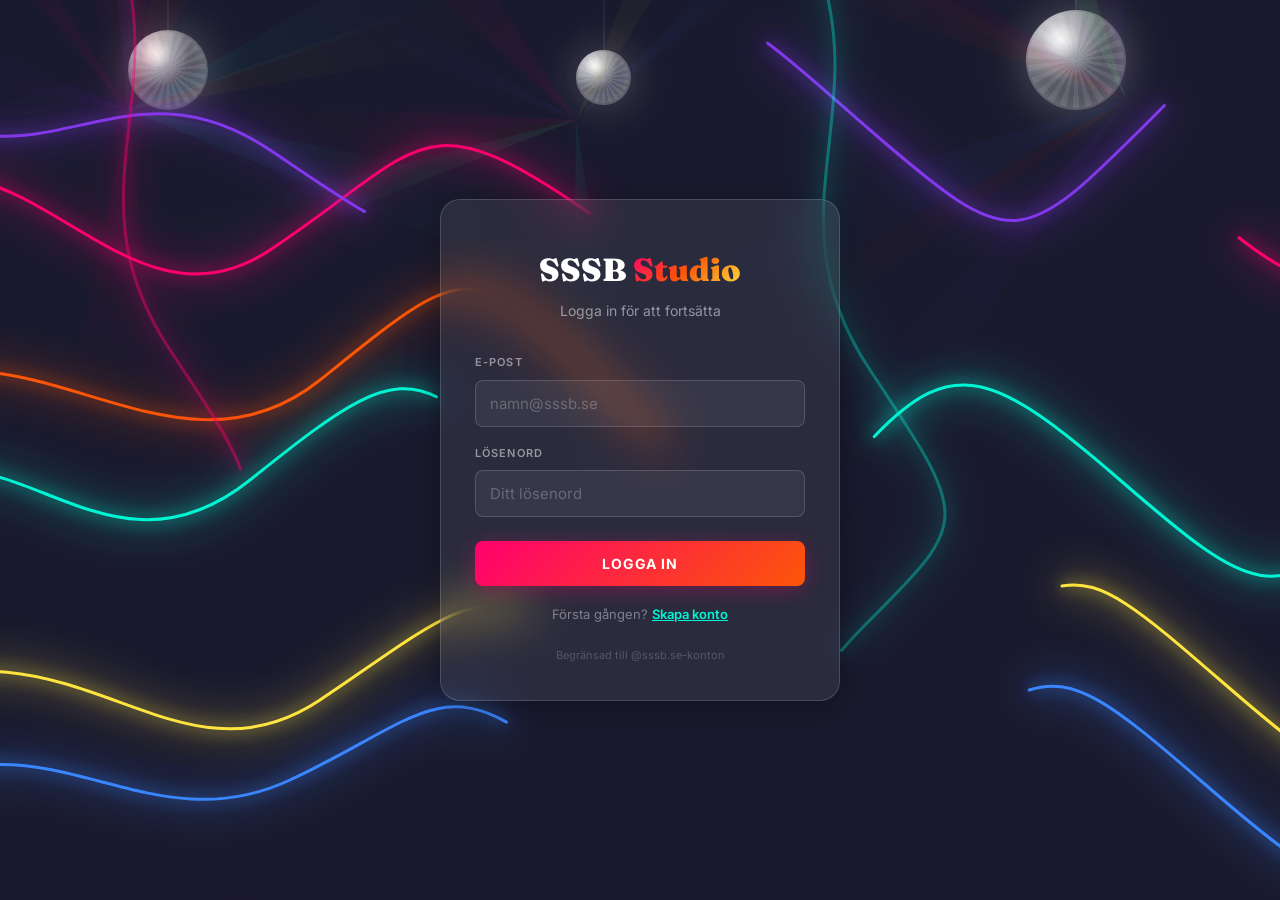
<file: omskrivaren.html>
<!DOCTYPE html>
<html lang="sv">
<head>
  <meta charset="UTF-8">
  <meta name="viewport" content="width=device-width, initial-scale=1.0">
  <title>Omskrivaren — SSSB Studio</title>
  <link rel="preconnect" href="https://fonts.googleapis.com">
  <link href="https://fonts.googleapis.com/css2?family=Fraunces:ital,opsz,wght@0,9..144,700;0,9..144,900;1,9..144,700&family=Inter:wght@400;500;600&display=swap" rel="stylesheet">
  <link rel="stylesheet" href="style.css">
  <style>
    .rewrite-form { max-width: 700px; }

    .rewrite-form textarea {
      min-height: 140px;
      line-height: 1.7;
    }

    .results-grid {
      display: flex;
      flex-direction: column;
      gap: 16px;
      margin-top: 24px;
    }

    .result-card {
      background: var(--white);
      border: 2px solid var(--brown);
      border-radius: var(--radius-lg);
      overflow: hidden;
      box-shadow: var(--shadow);
      transition: transform .15s, box-shadow .15s;
    }
    .result-card:hover {
      transform: translate(-2px, -2px);
      box-shadow: 6px 6px 0 var(--brown);
    }

    .result-header {
      display: flex;
      align-items: center;
      justify-content: space-between;
      padding: 12px 20px;
      border-bottom: 2px solid var(--brown);
    }
    .result-header.instagram { background: #FFF0F6; }
    .result-header.tiktok    { background: var(--brown); }
    .result-header.linkedin  { background: #E8F3FB; }

    .result-platform {
      display: flex;
      align-items: center;
      gap: 7px;
      font-size: 11px;
      font-weight: 700;
      text-transform: uppercase;
      letter-spacing: .1em;
    }
    .result-platform.instagram { color: #C0255C; }
    .result-platform.tiktok    { color: var(--cream); }
    .result-platform.linkedin  { color: #0062A0; }

    .result-header.tiktok .copy-btn { color: var(--tan-light); }

    .result-textarea {
      border: none;
      padding: 18px 20px;
      font-size: 15px;
      font-family: inherit;
      color: var(--brown);
      background: transparent;
      resize: vertical;
      outline: none;
      width: 100%;
      min-height: 120px;
      line-height: 1.7;
    }
    .result-textarea:focus { background: var(--cream); }

    /* Loading skeleton */
    .skeleton-block {
      padding: 18px 20px;
      min-height: 120px;
    }
    .skeleton-line {
      height: 14px;
      background: var(--cream-dark);
      border-radius: 4px;
      margin-bottom: 10px;
      animation: pulse 1.5s ease-in-out infinite;
    }
    .skeleton-line:nth-child(2) { width: 85%; }
    .skeleton-line:nth-child(3) { width: 60%; }

    #results-section {
      display: none;
      margin-top: 48px;
    }
    #results-section.visible { display: block; }
  </style>
</head>
<body>

  <header>
    <div class="header-inner">
      <div class="logo">SSSB <span>Studio</span></div>
      <nav class="header-nav">
        <a href="index.html">Skapa &amp; Schemal&auml;gg</a>
        <a href="publicering.html">Publiceringsplan</a>
        <a href="ideer.html">Id&eacute;er</a>
        <a href="omskrivaren.html" class="active">Omskrivaren</a>
        <a href="svarsmall.html">Svarsmall</a>
        <a href="kampanj.html">Kampanjer</a>
        <a href="basta-tid.html">B&auml;sta tid</a>
      </nav>
    </div>
  </header>

  <main>
    <section class="hero">
      <div class="hero-eyebrow">Anpassa till varje kanal</div>
      <h1>Om<em>skrivaren</em></h1>
      <p>Klistra in en caption &mdash; f&aring; den anpassad till Instagram, TikTok och LinkedIn automatiskt.</p>
    </section>

    <section class="rewrite-form">
      <div class="card">
        <div class="field">
          <label for="source-text">Klistra in din text</label>
          <textarea id="source-text" rows="6" placeholder="Klistra in din caption h&auml;r..."></textarea>
        </div>

        <div class="field">
          <label>Anpassa till</label>
          <div class="platforms">
            <label class="platform-toggle">
              <input type="checkbox" value="instagram" checked>
              <span class="platform-chip instagram">
                <svg width="16" height="16" viewBox="0 0 24 24" fill="currentColor"><path d="M12 2.163c3.204 0 3.584.012 4.85.07 3.252.148 4.771 1.691 4.919 4.919.058 1.265.069 1.645.069 4.849 0 3.205-.012 3.584-.069 4.849-.149 3.225-1.664 4.771-4.919 4.919-1.266.058-1.644.07-4.85.07-3.204 0-3.584-.012-4.849-.07-3.26-.149-4.771-1.699-4.919-4.92-.058-1.265-.07-1.644-.07-4.849 0-3.204.013-3.583.07-4.849.149-3.227 1.664-4.771 4.919-4.919 1.266-.057 1.645-.069 4.849-.069zm0-2.163c-3.259 0-3.667.014-4.947.072-4.358.2-6.78 2.618-6.98 6.98-.059 1.281-.073 1.689-.073 4.948 0 3.259.014 3.668.072 4.948.2 4.358 2.618 6.78 6.98 6.98 1.281.058 1.689.072 4.948.072 3.259 0 3.668-.014 4.948-.072 4.354-.2 6.782-2.618 6.979-6.98.059-1.28.073-1.689.073-4.948 0-3.259-.014-3.667-.072-4.947-.196-4.354-2.617-6.78-6.979-6.98-1.281-.059-1.69-.073-4.949-.073zm0 5.838c-3.403 0-6.162 2.759-6.162 6.162s2.759 6.163 6.162 6.163 6.162-2.759 6.162-6.163c0-3.403-2.759-6.162-6.162-6.162zm0 10.162c-2.209 0-4-1.79-4-4 0-2.209 1.791-4 4-4s4 1.791 4 4c0 2.21-1.791 4-4 4zm6.406-11.845c-.796 0-1.441.645-1.441 1.44s.645 1.44 1.441 1.44c.795 0 1.439-.645 1.439-1.44s-.644-1.44-1.439-1.44z"/></svg>
                Instagram
              </span>
            </label>
            <label class="platform-toggle">
              <input type="checkbox" value="tiktok" checked>
              <span class="platform-chip tiktok">
                <svg width="16" height="16" viewBox="0 0 24 24" fill="currentColor"><path d="M19.59 6.69a4.83 4.83 0 01-3.77-4.25V2h-3.45v13.67a2.89 2.89 0 01-2.88 2.5 2.89 2.89 0 01-2.89-2.89 2.89 2.89 0 012.89-2.89c.28 0 .54.04.79.1V9.01a6.33 6.33 0 00-.79-.05 6.34 6.34 0 00-6.34 6.34 6.34 6.34 0 006.34 6.34 6.34 6.34 0 006.33-6.34V8.75a8.17 8.17 0 004.79 1.52V6.79a4.85 4.85 0 01-1.02-.1z"/></svg>
                TikTok
              </span>
            </label>
            <label class="platform-toggle">
              <input type="checkbox" value="linkedin" checked>
              <span class="platform-chip linkedin">
                <svg width="16" height="16" viewBox="0 0 24 24" fill="currentColor"><path d="M20.447 20.452h-3.554v-5.569c0-1.328-.027-3.037-1.852-3.037-1.853 0-2.136 1.445-2.136 2.939v5.667H9.351V9h3.414v1.561h.046c.477-.9 1.637-1.85 3.37-1.85 3.601 0 4.267 2.37 4.267 5.455v6.286zM5.337 7.433c-1.144 0-2.063-.926-2.063-2.065 0-1.138.92-2.063 2.063-2.063 1.14 0 2.064.925 2.064 2.063 0 1.139-.925 2.065-2.064 2.065zm1.782 13.019H3.555V9h3.564v11.452zM22.225 0H1.771C.792 0 0 .774 0 1.729v20.542C0 23.227.792 24 1.771 24h20.451C23.2 24 24 23.227 24 22.271V1.729C24 .774 23.2 0 22.222 0h.003z"/></svg>
                LinkedIn
              </span>
            </label>
          </div>
        </div>

        <button class="btn-primary" id="rewrite-btn">Anpassa till alla kanaler</button>
      </div>
    </section>

    <section id="results-section">
      <h2>Resultat</h2>
      <p class="results-desc">Redigera fritt innan du kopierar</p>
      <div class="results-grid" id="results-grid"></div>
    </section>
  </main>

  <script src="auth.js"></script>
  <script src="confetti.js"></script>
  <script>
    const rewriteBtn = document.getElementById('rewrite-btn');
    const sourceText = document.getElementById('source-text');
    const resultsSection = document.getElementById('results-section');
    const resultsGrid = document.getElementById('results-grid');

    const platformLabels = {
      instagram: 'Instagram',
      tiktok: 'TikTok',
      linkedin: 'LinkedIn'
    };

    const platformIcons = {
      instagram: '<svg width="16" height="16" viewBox="0 0 24 24" fill="currentColor"><path d="M12 2.163c3.204 0 3.584.012 4.85.07 3.252.148 4.771 1.691 4.919 4.919.058 1.265.069 1.645.069 4.849 0 3.205-.012 3.584-.069 4.849-.149 3.225-1.664 4.771-4.919 4.919-1.266.058-1.644.07-4.85.07-3.204 0-3.584-.012-4.849-.07-3.26-.149-4.771-1.699-4.919-4.92-.058-1.265-.07-1.644-.07-4.849 0-3.204.013-3.583.07-4.849.149-3.227 1.664-4.771 4.919-4.919 1.266-.057 1.645-.069 4.849-.069zm0-2.163c-3.259 0-3.667.014-4.947.072-4.358.2-6.78 2.618-6.98 6.98-.059 1.281-.073 1.689-.073 4.948 0 3.259.014 3.668.072 4.948.2 4.358 2.618 6.78 6.98 6.98 1.281.058 1.689.072 4.948.072 3.259 0 3.668-.014 4.948-.072 4.354-.2 6.782-2.618 6.979-6.98.059-1.28.073-1.689.073-4.948 0-3.259-.014-3.667-.072-4.947-.196-4.354-2.617-6.78-6.979-6.98-1.281-.059-1.69-.073-4.949-.073zm0 5.838c-3.403 0-6.162 2.759-6.162 6.162s2.759 6.163 6.162 6.163 6.162-2.759 6.162-6.163c0-3.403-2.759-6.162-6.162-6.162zm0 10.162c-2.209 0-4-1.79-4-4 0-2.209 1.791-4 4-4s4 1.791 4 4c0 2.21-1.791 4-4 4zm6.406-11.845c-.796 0-1.441.645-1.441 1.44s.645 1.44 1.441 1.44c.795 0 1.439-.645 1.439-1.44s-.644-1.44-1.439-1.44z"/></svg>',
      tiktok: '<svg width="16" height="16" viewBox="0 0 24 24" fill="currentColor"><path d="M19.59 6.69a4.83 4.83 0 01-3.77-4.25V2h-3.45v13.67a2.89 2.89 0 01-2.88 2.5 2.89 2.89 0 01-2.89-2.89 2.89 2.89 0 012.89-2.89c.28 0 .54.04.79.1V9.01a6.33 6.33 0 00-.79-.05 6.34 6.34 0 00-6.34 6.34 6.34 6.34 0 006.34 6.34 6.34 6.34 0 006.33-6.34V8.75a8.17 8.17 0 004.79 1.52V6.79a4.85 4.85 0 01-1.02-.1z"/></svg>',
      linkedin: '<svg width="16" height="16" viewBox="0 0 24 24" fill="currentColor"><path d="M20.447 20.452h-3.554v-5.569c0-1.328-.027-3.037-1.852-3.037-1.853 0-2.136 1.445-2.136 2.939v5.667H9.351V9h3.414v1.561h.046c.477-.9 1.637-1.85 3.37-1.85 3.601 0 4.267 2.37 4.267 5.455v6.286zM5.337 7.433c-1.144 0-2.063-.926-2.063-2.065 0-1.138.92-2.063 2.063-2.063 1.14 0 2.064.925 2.064 2.063 0 1.139-.925 2.065-2.064 2.065zm1.782 13.019H3.555V9h3.564v11.452zM22.225 0H1.771C.792 0 0 .774 0 1.729v20.542C0 23.227.792 24 1.771 24h20.451C23.2 24 24 23.227 24 22.271V1.729C24 .774 23.2 0 22.222 0h.003z"/></svg>'
    };

    function getSelectedPlatforms() {
      return [...document.querySelectorAll('.platforms input:checked')].map(cb => cb.value);
    }

    function renderSkeleton(platforms) {
      resultsGrid.innerHTML = '';
      platforms.forEach(p => {
        const card = document.createElement('div');
        card.className = 'result-card';
        card.innerHTML = `
          <div class="result-header ${p}">
            <span class="result-platform ${p}">${platformIcons[p]} ${platformLabels[p]}</span>
          </div>
          <div class="skeleton-block">
            <div class="skeleton-line" style="width:95%"></div>
            <div class="skeleton-line"></div>
            <div class="skeleton-line"></div>
          </div>
        `;
        resultsGrid.appendChild(card);
      });
      resultsSection.classList.add('visible');
    }

    function renderResults(captions, platforms) {
      resultsGrid.innerHTML = '';
      platforms.forEach(p => {
        if (!captions[p]) return;
        const card = document.createElement('div');
        card.className = 'result-card';
        card.innerHTML = `
          <div class="result-header ${p}">
            <span class="result-platform ${p}">${platformIcons[p]} ${platformLabels[p]}</span>
            <button class="copy-btn" data-platform="${p}">Kopiera</button>
          </div>
          <textarea class="result-textarea" readonly>${captions[p]}</textarea>
        `;
        resultsGrid.appendChild(card);
      });

      resultsGrid.querySelectorAll('.copy-btn').forEach(btn => {
        btn.addEventListener('click', () => {
          const textarea = btn.closest('.result-card').querySelector('.result-textarea');
          navigator.clipboard.writeText(textarea.value).then(() => {
            btn.textContent = 'Kopierad!';
            btn.classList.add('copied');
            if (typeof showSuccessToast === 'function') showSuccessToast('Caption kopierad!');
            setTimeout(() => {
              btn.textContent = 'Kopiera';
              btn.classList.remove('copied');
            }, 2000);
          });
        });
      });
    }

    rewriteBtn.addEventListener('click', async () => {
      const text = sourceText.value.trim();
      const platforms = getSelectedPlatforms();

      if (!text) {
        sourceText.focus();
        return;
      }
      if (platforms.length === 0) {
        alert('V\u00e4lj minst en kanal.');
        return;
      }

      rewriteBtn.disabled = true;
      rewriteBtn.textContent = 'Anpassar...';
      renderSkeleton(platforms);

      try {
        const resp = await fetch('/api/rewrite', {
          method: 'POST',
          headers: { 'Content-Type': 'application/json' },
          body: JSON.stringify({ text, platforms })
        });

        const data = await resp.json();

        if (!resp.ok) {
          throw new Error(data.error || 'N\u00e5got gick fel');
        }

        renderResults(data.captions, platforms);
      } catch (err) {
        resultsGrid.innerHTML = `<div class="card" style="border-color:var(--red);color:var(--red);text-align:center;padding:24px;">Fel: ${err.message}</div>`;
      } finally {
        rewriteBtn.disabled = false;
        rewriteBtn.textContent = 'Anpassa till alla kanaler';
      }
    });
  </script>
</body>
</html>
</file>
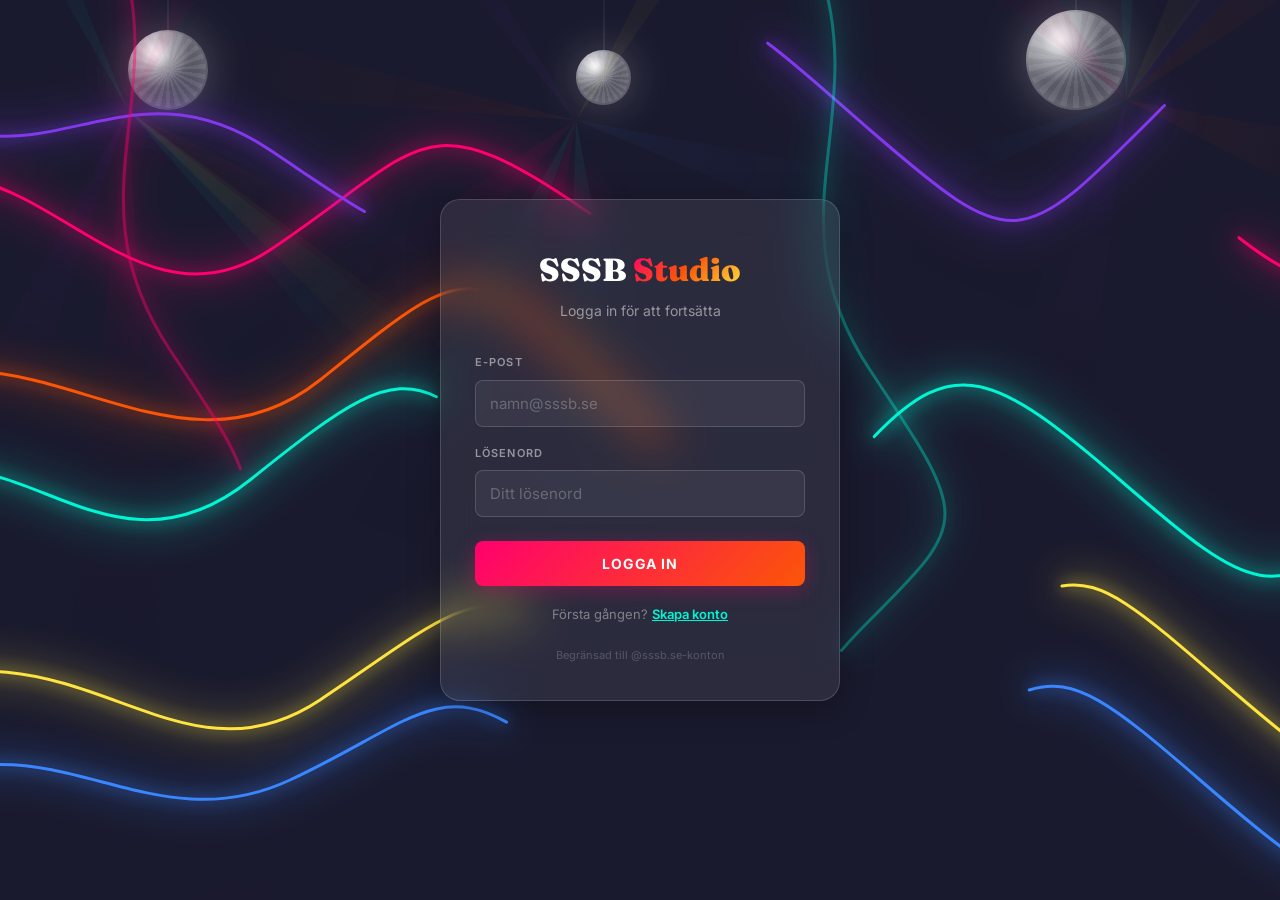
<file: publicering.html>
<!DOCTYPE html>
<html lang="sv">
<head>
  <meta charset="UTF-8">
  <meta name="viewport" content="width=device-width, initial-scale=1.0">
  <title>SSSB Publiceringsplan</title>
  <link href="https://fonts.googleapis.com/css2?family=Fraunces:ital,opsz,wght@0,9..144,700;0,9..144,900;1,9..144,700&family=Inter:wght@400;500;600&display=swap" rel="stylesheet">
  <link rel="stylesheet" href="style.css">
  <link rel="stylesheet" href="publicering.css">
</head>
<body>

<header>
  <div class="header-inner">
    <div class="logo">SSSB <span>Studio</span></div>
    <nav class="header-nav">
      <a href="index.html">Skapa & Schemalägg</a>
      <a href="publicering.html" class="active">Publiceringsplan</a>
      <a href="ideer.html">Idéer</a>
      <a href="omskrivaren.html">Omskrivaren</a>
      <a href="svarsmall.html">Svarsmall</a>
      <a href="kampanj.html">Kampanjer</a>
      <a href="basta-tid.html">Bästa tid</a>
    </nav>
  </div>
</header>

<main>
  <section class="hero">
    <div class="hero-eyebrow">2026</div>
    <h1>Publicerings<em>plan</em></h1>
    <p>Organiskt innehåll för Instagram, TikTok och LinkedIn — samlat på ett ställe.</p>
  </section>

  <!-- Stats -->
  <div class="pub-stats">
    <div class="pub-stat">
      <span class="pub-stat-num brown" id="stat-total">0</span>
      <span class="pub-stat-label">planerade</span>
    </div>
    <div class="pub-stat">
      <span class="pub-stat-num green" id="stat-pub">0</span>
      <span class="pub-stat-label"><span class="live-dot"></span> publicerade</span>
    </div>
    <div class="pub-stat" id="stat-auto-wrap" style="display:none;">
      <span class="pub-stat-num green" id="stat-auto" style="font-size:18px;">0</span>
      <span class="pub-stat-label">auto-matchade via Zapier</span>
    </div>
  </div>

  <!-- Filter + Lägg till -->
  <div class="plan-toolbar">
    <div class="filter-tabs">
      <button class="filter-btn active" onclick="filterPlan('alla', this)">Alla</button>
      <button class="filter-btn" onclick="filterPlan('instagram', this)">
        <svg width="13" height="13" viewBox="0 0 24 24" fill="currentColor"><path d="M12 2.163c3.204 0 3.584.012 4.85.07 3.252.148 4.771 1.691 4.919 4.919.058 1.265.069 1.645.069 4.849 0 3.205-.012 3.584-.069 4.849-.149 3.225-1.664 4.771-4.919 4.919-1.266.058-1.644.07-4.85.07-3.204 0-3.584-.012-4.849-.07-3.26-.149-4.771-1.699-4.919-4.92-.058-1.265-.07-1.644-.07-4.849 0-3.204.013-3.583.07-4.849.149-3.227 1.664-4.771 4.919-4.919 1.266-.057 1.645-.069 4.849-.069zm0-2.163c-3.259 0-3.667.014-4.947.072-4.358.2-6.78 2.618-6.98 6.98-.059 1.281-.073 1.689-.073 4.948 0 3.259.014 3.668.072 4.948.2 4.358 2.618 6.78 6.98 6.98 1.281.058 1.689.072 4.948.072 3.259 0 3.668-.014 4.948-.072 4.354-.2 6.782-2.618 6.979-6.98.059-1.28.073-1.689.073-4.948 0-3.259-.014-3.667-.072-4.947-.196-4.354-2.617-6.78-6.979-6.98-1.281-.059-1.69-.073-4.949-.073zm0 5.838c-3.403 0-6.162 2.759-6.162 6.162s2.759 6.163 6.162 6.163 6.162-2.759 6.162-6.163c0-3.403-2.759-6.162-6.162-6.162zm0 10.162c-2.209 0-4-1.79-4-4 0-2.209 1.791-4 4-4s4 1.791 4 4c0 2.21-1.791 4-4 4zm6.406-11.845c-.796 0-1.441.645-1.441 1.44s.645 1.44 1.441 1.44c.795 0 1.439-.645 1.439-1.44s-.644-1.44-1.439-1.44z"/></svg>
        Instagram
      </button>
      <button class="filter-btn" onclick="filterPlan('tiktok', this)">
        <svg width="13" height="13" viewBox="0 0 24 24" fill="currentColor"><path d="M19.59 6.69a4.83 4.83 0 01-3.77-4.25V2h-3.45v13.67a2.89 2.89 0 01-2.88 2.5 2.89 2.89 0 01-2.89-2.89 2.89 2.89 0 012.89-2.89c.28 0 .54.04.79.1V9.01a6.33 6.33 0 00-.79-.05 6.34 6.34 0 00-6.34 6.34 6.34 6.34 0 006.34 6.34 6.34 6.34 0 006.33-6.34V8.75a8.17 8.17 0 004.79 1.52V6.79a4.85 4.85 0 01-1.02-.1z"/></svg>
        TikTok
      </button>
      <button class="filter-btn" onclick="filterPlan('linkedin', this)">
        <svg width="13" height="13" viewBox="0 0 24 24" fill="currentColor"><path d="M20.447 20.452h-3.554v-5.569c0-1.328-.027-3.037-1.852-3.037-1.853 0-2.136 1.445-2.136 2.939v5.667H9.351V9h3.414v1.561h.046c.477-.9 1.637-1.85 3.37-1.85 3.601 0 4.267 2.37 4.267 5.455v6.286zM5.337 7.433c-1.144 0-2.063-.926-2.063-2.065 0-1.138.92-2.063 2.063-2.063 1.14 0 2.064.925 2.064 2.063 0 1.139-.925 2.065-2.064 2.065zm1.782 13.019H3.555V9h3.564v11.452zM22.225 0H1.771C.792 0 0 .774 0 1.729v20.542C0 23.227.792 24 1.771 24h20.451C23.2 24 24 23.227 24 22.271V1.729C24 .774 23.2 0 22.222 0h.003z"/></svg>
        LinkedIn
      </button>
    </div>
    <button class="btn-primary" onclick="openAddModal()">+ Lägg till inlägg</button>
  </div>

  <!-- PLAN TABLE -->
  <div class="plan-container">

    <!-- JANUARI -->
    <div class="month-block">
      <div class="month-header">Januari</div>
      <div class="plan-rows" id="rows-januari">
        <div class="plan-row published" data-channel="instagram">
          <div class="row-date">Tors 9 jan</div>
          <div class="row-channel"><span class="ch-tag instagram">Instagram</span></div>
          <div class="row-content">Årsresumé</div>
          <div class="row-status"><span class="pub-badge"><span class="dot"></span> Publicerad</span></div>
        </div>
        <div class="plan-row published" data-channel="instagram">
          <div class="row-date">Tors 15 jan</div>
          <div class="row-channel"><span class="ch-tag instagram">Instagram</span></div>
          <div class="row-content">Oforum</div>
          <div class="row-status"><span class="pub-badge"><span class="dot"></span> Publicerad</span></div>
        </div>
        <div class="plan-row published" data-channel="instagram">
          <div class="row-date">Mån 19 jan</div>
          <div class="row-channel"><span class="ch-tag instagram">Instagram</span></div>
          <div class="row-content">Tips influencer</div>
          <div class="row-status"><span class="pub-badge"><span class="dot"></span> Publicerad</span></div>
        </div>
        <div class="plan-row published" data-channel="instagram">
          <div class="row-date">Mån 12 jan</div>
          <div class="row-channel"><span class="ch-tag instagram">Instagram</span></div>
          <div class="row-content">Nytt år, nya rutiner</div>
          <div class="row-status"><span class="pub-badge"><span class="dot"></span> Publicerad</span></div>
        </div>
        <div class="plan-row published" data-channel="instagram">
          <div class="row-date">Fre 23 jan</div>
          <div class="row-channel"><span class="ch-tag instagram">Instagram</span></div>
          <div class="row-content">Voting poll, ny termin</div>
          <div class="row-status"><span class="pub-badge"><span class="dot"></span> Publicerad</span></div>
        </div>
        <div class="plan-row published" data-channel="instagram">
          <div class="row-date">Mån 26 jan</div>
          <div class="row-channel"><span class="ch-tag instagram">Instagram</span></div>
          <div class="row-content">Bastu</div>
          <div class="row-status"><span class="pub-badge"><span class="dot"></span> Publicerad</span></div>
        </div>
        <div class="plan-row published" data-channel="instagram">
          <div class="row-date">Tors 30 jan</div>
          <div class="row-channel"><span class="ch-tag instagram">Instagram</span></div>
          <div class="row-content">Yoga</div>
          <div class="row-status"><span class="pub-badge"><span class="dot"></span> Publicerad</span></div>
        </div>
        <div class="plan-row published" data-channel="instagram">
          <div class="row-date">Tors 30 jan</div>
          <div class="row-channel"><span class="ch-tag instagram">Instagram</span></div>
          <div class="row-content">Webb ny design</div>
          <div class="row-status"><span class="pub-badge"><span class="dot"></span> Publicerad</span></div>
        </div>
        <div class="plan-row published" data-channel="tiktok">
          <div class="row-date">Mån 29 jan</div>
          <div class="row-channel"><span class="ch-tag tiktok">TikTok</span></div>
          <div class="row-content">Felicia nov 2</div>
          <div class="row-status"><span class="pub-badge"><span class="dot"></span> Publicerad</span></div>
        </div>
        <div class="plan-row published" data-channel="tiktok">
          <div class="row-date">Ons 4 jan</div>
          <div class="row-channel"><span class="ch-tag tiktok">TikTok</span></div>
          <div class="row-content">Stella nov 2</div>
          <div class="row-status"><span class="pub-badge"><span class="dot"></span> Publicerad</span></div>
        </div>
        <div class="plan-row published" data-channel="tiktok">
          <div class="row-date">Tors 8 jan</div>
          <div class="row-channel"><span class="ch-tag tiktok">TikTok</span></div>
          <div class="row-content">Årsresume</div>
          <div class="row-status"><span class="pub-badge"><span class="dot"></span> Publicerad</span></div>
        </div>
        <div class="plan-row published" data-channel="tiktok">
          <div class="row-date">Mån 12 jan</div>
          <div class="row-channel"><span class="ch-tag tiktok">TikTok</span></div>
          <div class="row-content">Chayenne nov 3</div>
          <div class="row-status"><span class="pub-badge"><span class="dot"></span> Publicerad</span></div>
        </div>
        <div class="plan-row published" data-channel="tiktok">
          <div class="row-date">Tors 15 jan</div>
          <div class="row-channel"><span class="ch-tag tiktok">TikTok</span></div>
          <div class="row-content">In and outs 2026</div>
          <div class="row-status"><span class="pub-badge"><span class="dot"></span> Publicerad</span></div>
        </div>
        <div class="plan-row published" data-channel="tiktok">
          <div class="row-date">Fre 16 jan</div>
          <div class="row-channel"><span class="ch-tag tiktok">TikTok</span></div>
          <div class="row-content">Stella nov 3</div>
          <div class="row-status"><span class="pub-badge"><span class="dot"></span> Publicerad</span></div>
        </div>
        <div class="plan-row published" data-channel="tiktok">
          <div class="row-date">Tors 22 jan</div>
          <div class="row-channel"><span class="ch-tag tiktok">TikTok</span></div>
          <div class="row-content">Trend sklett/soldat</div>
          <div class="row-status"><span class="pub-badge"><span class="dot"></span> Publicerad</span></div>
        </div>
        <div class="plan-row published" data-channel="tiktok">
          <div class="row-date">Fre 23 jan</div>
          <div class="row-channel"><span class="ch-tag tiktok">TikTok</span></div>
          <div class="row-content">Felicia dec 1</div>
          <div class="row-status"><span class="pub-badge"><span class="dot"></span> Publicerad</span></div>
        </div>
        <div class="plan-row published" data-channel="tiktok">
          <div class="row-date">Tis 27 jan</div>
          <div class="row-channel"><span class="ch-tag tiktok">TikTok</span></div>
          <div class="row-content">Chayenne dec 1</div>
          <div class="row-status"><span class="pub-badge"><span class="dot"></span> Publicerad</span></div>
        </div>
        <div class="plan-row published" data-channel="tiktok">
          <div class="row-date">Fre 30 jan</div>
          <div class="row-channel"><span class="ch-tag tiktok">TikTok</span></div>
          <div class="row-content">Stella dec 1</div>
          <div class="row-status"><span class="pub-badge"><span class="dot"></span> Publicerad</span></div>
        </div>
        <div class="plan-row published" data-channel="linkedin">
          <div class="row-date">Tors 8 jan</div>
          <div class="row-channel"><span class="ch-tag linkedin">LinkedIn</span></div>
          <div class="row-content">Årsresume 2025</div>
          <div class="row-status"><span class="pub-badge"><span class="dot"></span> Publicerad</span></div>
        </div>
        <div class="plan-row published" data-channel="linkedin">
          <div class="row-date">Ons 14 jan</div>
          <div class="row-channel"><span class="ch-tag linkedin">LinkedIn</span></div>
          <div class="row-content">Kollegor i rampljuset</div>
          <div class="row-status"><span class="pub-badge"><span class="dot"></span> Publicerad</span></div>
        </div>
        <div class="plan-row published" data-channel="linkedin">
          <div class="row-date">Tors 22 jan</div>
          <div class="row-channel"><span class="ch-tag linkedin">LinkedIn</span></div>
          <div class="row-content">Uthyrning &amp; marknadsdagarna</div>
          <div class="row-status"><span class="pub-badge"><span class="dot"></span> Publicerad</span></div>
        </div>
        <div class="plan-row published" data-channel="linkedin">
          <div class="row-date">Mån 26 jan</div>
          <div class="row-channel"><span class="ch-tag linkedin">LinkedIn</span></div>
          <div class="row-content">Kickoff</div>
          <div class="row-status"><span class="pub-badge"><span class="dot"></span> Publicerad</span></div>
        </div>
        <div class="plan-row published" data-channel="linkedin">
          <div class="row-date">Tors 29 jan</div>
          <div class="row-channel"><span class="ch-tag linkedin">LinkedIn</span></div>
          <div class="row-content">Ny design webb</div>
          <div class="row-status"><span class="pub-badge"><span class="dot"></span> Publicerad</span></div>
        </div>
      </div>
    </div>

    <!-- FEBRUARI -->
    <div class="month-block">
      <div class="month-header">Februari</div>
      <div class="plan-rows" id="rows-februari">
        <div class="plan-row published" data-channel="instagram">
          <div class="row-date">Ons 5 feb</div>
          <div class="row-channel"><span class="ch-tag instagram">Instagram</span></div>
          <div class="row-content">Lava lunch</div>
          <div class="row-status"><span class="pub-badge"><span class="dot"></span> Publicerad</span></div>
        </div>
        <div class="plan-row published" data-channel="instagram">
          <div class="row-date">Fre 13 feb</div>
          <div class="row-channel"><span class="ch-tag instagram">Instagram</span></div>
          <div class="row-content">TikTok</div>
          <div class="row-status"><span class="pub-badge"><span class="dot"></span> Publicerad</span></div>
        </div>
        <div class="plan-row published" data-channel="instagram">
          <div class="row-date">Lör 14 feb</div>
          <div class="row-channel"><span class="ch-tag instagram">Instagram</span></div>
          <div class="row-content">Alla hjärtans dag ❤️</div>
          <div class="row-status"><span class="pub-badge"><span class="dot"></span> Publicerad</span></div>
        </div>
        <div class="plan-row published" data-channel="instagram">
          <div class="row-date">Tis 17 feb</div>
          <div class="row-channel"><span class="ch-tag instagram">Instagram</span></div>
          <div class="row-content">Influencer ansökan</div>
          <div class="row-status"><span class="pub-badge"><span class="dot"></span> Publicerad</span></div>
        </div>
        <div class="plan-row published" data-channel="instagram">
          <div class="row-date">Tis 19 feb</div>
          <div class="row-channel"><span class="ch-tag instagram">Instagram</span></div>
          <div class="row-content">Instagram tävling IKEA</div>
          <div class="row-status"><span class="pub-badge"><span class="dot"></span> Publicerad</span></div>
        </div>
        <div class="plan-row published" data-channel="instagram">
          <div class="row-date">Tis 24 feb</div>
          <div class="row-channel"><span class="ch-tag instagram">Instagram</span></div>
          <div class="row-content">Lägenheter Kungshamra</div>
          <div class="row-status"><span class="pub-badge"><span class="dot"></span> Publicerad</span></div>
        </div>
        <div class="plan-row published" data-channel="tiktok">
          <div class="row-date">Tis 3 feb</div>
          <div class="row-channel"><span class="ch-tag tiktok">TikTok</span></div>
          <div class="row-content">Felicia dec 2</div>
          <div class="row-status"><span class="pub-badge"><span class="dot"></span> Publicerad</span></div>
        </div>
        <div class="plan-row published" data-channel="tiktok">
          <div class="row-date">Ons 4 feb</div>
          <div class="row-channel"><span class="ch-tag tiktok">TikTok</span></div>
          <div class="row-content">Stella dec 2</div>
          <div class="row-status"><span class="pub-badge"><span class="dot"></span> Publicerad</span></div>
        </div>
        <div class="plan-row published" data-channel="tiktok">
          <div class="row-date">Fre 6 feb</div>
          <div class="row-channel"><span class="ch-tag tiktok">TikTok</span></div>
          <div class="row-content">Chayenne dec 3</div>
          <div class="row-status"><span class="pub-badge"><span class="dot"></span> Publicerad</span></div>
        </div>
        <div class="plan-row published" data-channel="tiktok">
          <div class="row-date">Mån 9 feb</div>
          <div class="row-channel"><span class="ch-tag tiktok">TikTok</span></div>
          <div class="row-content">Felicia dec 3</div>
          <div class="row-status"><span class="pub-badge"><span class="dot"></span> Publicerad</span></div>
        </div>
        <div class="plan-row published" data-channel="tiktok">
          <div class="row-date">Fre 13 feb</div>
          <div class="row-channel"><span class="ch-tag tiktok">TikTok</span></div>
          <div class="row-content">Stella dec 3</div>
          <div class="row-status"><span class="pub-badge"><span class="dot"></span> Publicerad</span></div>
        </div>
        <div class="plan-row published" data-channel="tiktok">
          <div class="row-date">Lör 14 feb</div>
          <div class="row-channel"><span class="ch-tag tiktok">TikTok</span></div>
          <div class="row-content">Alla hjärtans dag ❤️</div>
          <div class="row-status"><span class="pub-badge"><span class="dot"></span> Publicerad</span></div>
        </div>
        <div class="plan-row published" data-channel="tiktok">
          <div class="row-date">Ons 18 feb</div>
          <div class="row-channel"><span class="ch-tag tiktok">TikTok</span></div>
          <div class="row-content">Felicia jan 1</div>
          <div class="row-status"><span class="pub-badge"><span class="dot"></span> Publicerad</span></div>
        </div>
        <div class="plan-row published" data-channel="tiktok">
          <div class="row-date">Fre 20 feb</div>
          <div class="row-channel"><span class="ch-tag tiktok">TikTok</span></div>
          <div class="row-content">Chayenne jan 1</div>
          <div class="row-status"><span class="pub-badge"><span class="dot"></span> Publicerad</span></div>
        </div>
        <div class="plan-row published" data-channel="tiktok">
          <div class="row-date">Mån 23 feb</div>
          <div class="row-channel"><span class="ch-tag tiktok">TikTok</span></div>
          <div class="row-content">Felicia jan 2</div>
          <div class="row-status"><span class="pub-badge"><span class="dot"></span> Publicerad</span></div>
        </div>
        <div class="plan-row published" data-channel="tiktok">
          <div class="row-date">Tis 24 feb</div>
          <div class="row-channel"><span class="ch-tag tiktok">TikTok</span></div>
          <div class="row-content">Stella jan 1</div>
          <div class="row-status"><span class="pub-badge"><span class="dot"></span> Publicerad</span></div>
        </div>
        <div class="plan-row published" data-channel="tiktok">
          <div class="row-date">Fre 27 feb</div>
          <div class="row-channel"><span class="ch-tag tiktok">TikTok</span></div>
          <div class="row-content">Story influencer ansökan</div>
          <div class="row-status"><span class="pub-badge"><span class="dot"></span> Publicerad</span></div>
        </div>
        <div class="plan-row published" data-channel="tiktok">
          <div class="row-date">Fre 27 feb</div>
          <div class="row-channel"><span class="ch-tag tiktok">TikTok</span></div>
          <div class="row-content">Chayenne jan 2</div>
          <div class="row-status"><span class="pub-badge"><span class="dot"></span> Publicerad</span></div>
        </div>
        <div class="plan-row published" data-channel="linkedin">
          <div class="row-date">Tis feb</div>
          <div class="row-channel"><span class="ch-tag linkedin">LinkedIn</span></div>
          <div class="row-content">Lunchföreläsning Lava</div>
          <div class="row-status"><span class="pub-badge"><span class="dot"></span> Publicerad</span></div>
        </div>
        <div class="plan-row published" data-channel="linkedin">
          <div class="row-date">Fre 13 feb</div>
          <div class="row-channel"><span class="ch-tag linkedin">LinkedIn</span></div>
          <div class="row-content">Lava</div>
          <div class="row-status"><span class="pub-badge"><span class="dot"></span> Publicerad</span></div>
        </div>
        <div class="plan-row published" data-channel="linkedin">
          <div class="row-date">Fre 20 feb</div>
          <div class="row-channel"><span class="ch-tag linkedin">LinkedIn</span></div>
          <div class="row-content">SSSB-dag</div>
          <div class="row-status"><span class="pub-badge"><span class="dot"></span> Publicerad</span></div>
        </div>
        <div class="plan-row published" data-channel="linkedin">
          <div class="row-date">Mån feb</div>
          <div class="row-channel"><span class="ch-tag linkedin">LinkedIn</span></div>
          <div class="row-content">Husvärdsutbildning</div>
          <div class="row-status"><span class="pub-badge"><span class="dot"></span> Publicerad</span></div>
        </div>
      </div>
    </div>

    <!-- MARS -->
    <div class="month-block">
      <div class="month-header">Mars</div>
      <div class="plan-rows" id="rows-mars">
        <div class="plan-row" data-channel="instagram">
          <div class="row-date">Fre 13 mars</div>
          <div class="row-channel"><span class="ch-tag instagram">Instagram</span></div>
          <div class="row-content">TikTok Felicia tavlor</div>
          <div class="row-status"><span class="waiting-badge">—</span></div>
        </div>
        <div class="plan-row" data-channel="instagram">
          <div class="row-date">Mån mars</div>
          <div class="row-channel"><span class="ch-tag instagram">Instagram</span></div>
          <div class="row-content">Kungshamra</div>
          <div class="row-status"><span class="waiting-badge">—</span></div>
        </div>
        <div class="plan-row" data-channel="instagram">
          <div class="row-date">Ons 18 mars</div>
          <div class="row-channel"><span class="ch-tag instagram">Instagram</span></div>
          <div class="row-content">Stella TikTok world map</div>
          <div class="row-status"><span class="waiting-badge">—</span></div>
        </div>
        <div class="plan-row" data-channel="instagram">
          <div class="row-date">Tors 19 mars</div>
          <div class="row-channel"><span class="ch-tag instagram">Instagram</span></div>
          <div class="row-content">Utomhusbio tbt</div>
          <div class="row-status"><span class="waiting-badge">—</span></div>
        </div>
        <div class="plan-row" data-channel="instagram">
          <div class="row-date">Tors 19 mars</div>
          <div class="row-channel"><span class="ch-tag instagram">Instagram</span></div>
          <div class="row-content">Röstning utomhusbion</div>
          <div class="row-status"><span class="waiting-badge">—</span></div>
        </div>
        <div class="plan-row" data-channel="instagram">
          <div class="row-date">Mån 23 mars</div>
          <div class="row-channel"><span class="ch-tag instagram">Instagram</span></div>
          <div class="row-content">Bilder från tacosen</div>
          <div class="row-status"><span class="waiting-badge">—</span></div>
        </div>
        <div class="plan-row" data-channel="instagram">
          <div class="row-date">Ons 24 mars</div>
          <div class="row-channel"><span class="ch-tag instagram">Instagram</span></div>
          <div class="row-content">Kungshamra lägenheter</div>
          <div class="row-status"><span class="waiting-badge">—</span></div>
        </div>
        <div class="plan-row" data-channel="instagram">
          <div class="row-date">Mån 30 mars</div>
          <div class="row-channel"><span class="ch-tag instagram">Instagram</span></div>
          <div class="row-content">Ny röstning film Kungshamra &amp; Lappis</div>
          <div class="row-status"><span class="waiting-badge">—</span></div>
        </div>
        <div class="plan-row" data-channel="tiktok">
          <div class="row-date">Tis 3 mars</div>
          <div class="row-channel"><span class="ch-tag tiktok">TikTok</span></div>
          <div class="row-content">Stella jan 2</div>
          <div class="row-status"><span class="waiting-badge">—</span></div>
        </div>
        <div class="plan-row" data-channel="tiktok">
          <div class="row-date">Tors 5 mars</div>
          <div class="row-channel"><span class="ch-tag tiktok">TikTok</span></div>
          <div class="row-content">Felicia jan 3</div>
          <div class="row-status"><span class="waiting-badge">—</span></div>
        </div>
        <div class="plan-row" data-channel="tiktok">
          <div class="row-date">Mån 9 mars</div>
          <div class="row-channel"><span class="ch-tag tiktok">TikTok</span></div>
          <div class="row-content">Chayenne jan 3</div>
          <div class="row-status"><span class="waiting-badge">—</span></div>
        </div>
        <div class="plan-row" data-channel="tiktok">
          <div class="row-date">Ons 11 mars</div>
          <div class="row-channel"><span class="ch-tag tiktok">TikTok</span></div>
          <div class="row-content">Stella jan 3</div>
          <div class="row-status"><span class="waiting-badge">—</span></div>
        </div>
        <div class="plan-row" data-channel="tiktok">
          <div class="row-date">Fre 13 mars</div>
          <div class="row-channel"><span class="ch-tag tiktok">TikTok</span></div>
          <div class="row-content">Felicia feb 1</div>
          <div class="row-status"><span class="waiting-badge">—</span></div>
        </div>
        <div class="plan-row" data-channel="tiktok">
          <div class="row-date">Mån 16 mars</div>
          <div class="row-channel"><span class="ch-tag tiktok">TikTok</span></div>
          <div class="row-content">Chayenne feb 1</div>
          <div class="row-status"><span class="waiting-badge">—</span></div>
        </div>
        <div class="plan-row" data-channel="tiktok">
          <div class="row-date">Ons 18 mars</div>
          <div class="row-channel"><span class="ch-tag tiktok">TikTok</span></div>
          <div class="row-content">Stella feb 1</div>
          <div class="row-status"><span class="waiting-badge">—</span></div>
        </div>
        <div class="plan-row" data-channel="tiktok">
          <div class="row-date">Tors 19 mars</div>
          <div class="row-channel"><span class="ch-tag tiktok">TikTok</span></div>
          <div class="row-content">Utomhusbio tbt</div>
          <div class="row-status"><span class="waiting-badge">—</span></div>
        </div>
        <div class="plan-row" data-channel="tiktok">
          <div class="row-date">Mån 24 mars</div>
          <div class="row-channel"><span class="ch-tag tiktok">TikTok</span></div>
          <div class="row-content">Felicia feb 2</div>
          <div class="row-status"><span class="waiting-badge">—</span></div>
        </div>
        <div class="plan-row" data-channel="tiktok">
          <div class="row-date">Tis 25 mars</div>
          <div class="row-channel"><span class="ch-tag tiktok">TikTok</span></div>
          <div class="row-content">Chayenne feb 2</div>
          <div class="row-status"><span class="waiting-badge">—</span></div>
        </div>
        <div class="plan-row" data-channel="tiktok">
          <div class="row-date">Ons 26 mars</div>
          <div class="row-channel"><span class="ch-tag tiktok">TikTok</span></div>
          <div class="row-content">Stella feb 2</div>
          <div class="row-status"><span class="waiting-badge">—</span></div>
        </div>
        <div class="plan-row" data-channel="linkedin">
          <div class="row-date">Tis 3 mars</div>
          <div class="row-channel"><span class="ch-tag linkedin">LinkedIn</span></div>
          <div class="row-content">Stora inflytt</div>
          <div class="row-status"><span class="waiting-badge">—</span></div>
        </div>
        <div class="plan-row" data-channel="linkedin">
          <div class="row-date">Fre 20 mars</div>
          <div class="row-channel"><span class="ch-tag linkedin">LinkedIn</span></div>
          <div class="row-content">Taco night 🌮</div>
          <div class="row-status"><span class="waiting-badge">—</span></div>
        </div>
        <div class="plan-row" data-channel="linkedin">
          <div class="row-date">Ons 25 mars</div>
          <div class="row-channel"><span class="ch-tag linkedin">LinkedIn</span></div>
          <div class="row-content">Studentbostadsföretagen Norge</div>
          <div class="row-status"><span class="waiting-badge">—</span></div>
        </div>
        <div class="plan-row" data-channel="linkedin">
          <div class="row-date">Mån 30 mars</div>
          <div class="row-channel"><span class="ch-tag linkedin">LinkedIn</span></div>
          <div class="row-content">Frukostmöte</div>
          <div class="row-status"><span class="waiting-badge">—</span></div>
        </div>
      </div>
    </div>

    <!-- APRIL -->
    <div class="month-block">
      <div class="month-header">April</div>
      <div class="plan-rows" id="rows-april">
        <div class="plan-row" data-channel="instagram">
          <div class="row-date">Tis 7 apr</div>
          <div class="row-channel"><span class="ch-tag instagram">Instagram</span></div>
          <div class="row-content">Kungshamra lägenhet</div>
          <div class="row-status"><span class="waiting-badge">—</span></div>
        </div>
        <div class="plan-row" data-channel="instagram">
          <div class="row-date">Ons 8 apr</div>
          <div class="row-channel"><span class="ch-tag instagram">Instagram</span></div>
          <div class="row-content">Löpargrupper</div>
          <div class="row-status"><span class="waiting-badge">—</span></div>
        </div>
        <div class="plan-row" data-channel="instagram">
          <div class="row-date">Tis 14 apr</div>
          <div class="row-channel"><span class="ch-tag instagram">Instagram</span></div>
          <div class="row-content">Löpargrupper — Story</div>
          <div class="row-status"><span class="waiting-badge">—</span></div>
        </div>
        <div class="plan-row" data-channel="instagram">
          <div class="row-date">Ons 15 apr</div>
          <div class="row-channel"><span class="ch-tag instagram">Instagram</span></div>
          <div class="row-content">Sista ansökningsdagen — Story</div>
          <div class="row-status"><span class="waiting-badge">—</span></div>
        </div>
        <div class="plan-row" data-channel="instagram">
          <div class="row-date">V17 apr</div>
          <div class="row-channel"><span class="ch-tag instagram">Instagram</span></div>
          <div class="row-content">Padel</div>
          <div class="row-status"><span class="waiting-badge">—</span></div>
        </div>
        <div class="plan-row" data-channel="instagram">
          <div class="row-date">Apr</div>
          <div class="row-channel"><span class="ch-tag instagram">Instagram</span></div>
          <div class="row-content">Studentvänliga matrecept</div>
          <div class="row-status"><span class="waiting-badge">—</span></div>
        </div>
        <div class="plan-row" data-channel="instagram">
          <div class="row-date">Apr</div>
          <div class="row-channel"><span class="ch-tag instagram">Instagram</span></div>
          <div class="row-content">Earth Hour 🌍</div>
          <div class="row-status"><span class="waiting-badge">—</span></div>
        </div>
        <div class="plan-row" data-channel="instagram">
          <div class="row-date">Apr</div>
          <div class="row-channel"><span class="ch-tag instagram">Instagram</span></div>
          <div class="row-content">TBT event</div>
          <div class="row-status"><span class="waiting-badge">—</span></div>
        </div>
        <div class="plan-row" data-channel="instagram">
          <div class="row-date">Apr</div>
          <div class="row-channel"><span class="ch-tag instagram">Instagram</span></div>
          <div class="row-content">Områdesföreningar</div>
          <div class="row-status"><span class="waiting-badge">—</span></div>
        </div>
        <div class="plan-row" data-channel="instagram">
          <div class="row-date">Apr</div>
          <div class="row-channel"><span class="ch-tag instagram">Instagram</span></div>
          <div class="row-content">Picknick</div>
          <div class="row-status"><span class="waiting-badge">—</span></div>
        </div>
        <div class="plan-row" data-channel="instagram">
          <div class="row-date">Apr</div>
          <div class="row-channel"><span class="ch-tag instagram">Instagram</span></div>
          <div class="row-content">Påsk 🐣</div>
          <div class="row-status"><span class="waiting-badge">—</span></div>
        </div>
        <div class="plan-row" data-channel="instagram">
          <div class="row-date">30 apr</div>
          <div class="row-channel"><span class="ch-tag instagram">Instagram</span></div>
          <div class="row-content">Valborg 🌷</div>
          <div class="row-status"><span class="waiting-badge">—</span></div>
        </div>
        <div class="plan-row" data-channel="instagram">
          <div class="row-date">Apr — Story</div>
          <div class="row-channel"><span class="ch-tag instagram">Instagram</span></div>
          <div class="row-content">Story-poll: Diskmaskin eller handdisk?</div>
          <div class="row-status"><span class="waiting-badge">—</span></div>
        </div>
        <div class="plan-row" data-channel="tiktok">
          <div class="row-date">Ons 1 apr</div>
          <div class="row-channel"><span class="ch-tag tiktok">TikTok</span></div>
          <div class="row-content">Chayenne feb 3</div>
          <div class="row-status"><span class="waiting-badge">—</span></div>
        </div>
        <div class="plan-row" data-channel="tiktok">
          <div class="row-date">Tis 7 apr</div>
          <div class="row-channel"><span class="ch-tag tiktok">TikTok</span></div>
          <div class="row-content">Stella feb 3</div>
          <div class="row-status"><span class="waiting-badge">—</span></div>
        </div>
        <div class="plan-row" data-channel="tiktok">
          <div class="row-date">Ons 8 apr</div>
          <div class="row-channel"><span class="ch-tag tiktok">TikTok</span></div>
          <div class="row-content">Felicia mars 1</div>
          <div class="row-status"><span class="waiting-badge">—</span></div>
        </div>
        <div class="plan-row" data-channel="tiktok">
          <div class="row-date">Mån 13 apr</div>
          <div class="row-channel"><span class="ch-tag tiktok">TikTok</span></div>
          <div class="row-content">Chayenne mars 1</div>
          <div class="row-status"><span class="waiting-badge">—</span></div>
        </div>
        <div class="plan-row" data-channel="tiktok">
          <div class="row-date">Ons 15 apr</div>
          <div class="row-channel"><span class="ch-tag tiktok">TikTok</span></div>
          <div class="row-content">Stella mars 1</div>
          <div class="row-status"><span class="waiting-badge">—</span></div>
        </div>
        <div class="plan-row" data-channel="tiktok">
          <div class="row-date">Fre 17 apr</div>
          <div class="row-channel"><span class="ch-tag tiktok">TikTok</span></div>
          <div class="row-content">Felicia mars 1</div>
          <div class="row-status"><span class="waiting-badge">—</span></div>
        </div>
        <div class="plan-row" data-channel="linkedin">
          <div class="row-date">Apr</div>
          <div class="row-channel"><span class="ch-tag linkedin">LinkedIn</span></div>
          <div class="row-content">Utomhusbio tbt</div>
          <div class="row-status"><span class="waiting-badge">—</span></div>
        </div>
        <div class="plan-row" data-channel="linkedin">
          <div class="row-date">V15 apr</div>
          <div class="row-channel"><span class="ch-tag linkedin">LinkedIn</span></div>
          <div class="row-content">Återbruksrum</div>
          <div class="row-status"><span class="waiting-badge">—</span></div>
        </div>
        <div class="plan-row" data-channel="linkedin">
          <div class="row-date">Apr</div>
          <div class="row-channel"><span class="ch-tag linkedin">LinkedIn</span></div>
          <div class="row-content">Löpargrupper</div>
          <div class="row-status"><span class="waiting-badge">—</span></div>
        </div>
        <div class="plan-row" data-channel="linkedin">
          <div class="row-date">Apr</div>
          <div class="row-channel"><span class="ch-tag linkedin">LinkedIn</span></div>
          <div class="row-content">Nya influencers</div>
          <div class="row-status"><span class="waiting-badge">—</span></div>
        </div>
        <div class="plan-row ideer" data-channel="linkedin">
          <div class="row-date">Idé</div>
          <div class="row-channel"><span class="ch-tag linkedin">LinkedIn</span></div>
          <div class="row-content">AVY — vi signerar avtal för att implementera en app</div>
          <div class="row-status"><span class="waiting-badge">—</span></div>
        </div>
        <div class="plan-row ideer" data-channel="linkedin">
          <div class="row-date">Idé</div>
          <div class="row-channel"><span class="ch-tag linkedin">LinkedIn</span></div>
          <div class="row-content">Studiebesök på Kungshamra — förädling med hållbarhet</div>
          <div class="row-status"><span class="waiting-badge">—</span></div>
        </div>
        <div class="plan-row ideer" data-channel="linkedin">
          <div class="row-date">Idé</div>
          <div class="row-channel"><span class="ch-tag linkedin">LinkedIn</span></div>
          <div class="row-content">NKI — kundnöjdhet i siffror</div>
          <div class="row-status"><span class="waiting-badge">—</span></div>
        </div>
      </div>
    </div>

  </div><!-- /plan-container -->

  <!-- PUBLICERADE INLÄGG -->
  <section id="feed-section" style="display:none;margin-top:48px;">
    <h2 style="font-family:'Fraunces',Georgia,serif;font-size:32px;font-weight:900;letter-spacing:-1px;color:var(--brown);margin-bottom:6px;">Senaste publiceringar</h2>
    <p style="font-size:13px;color:var(--tan);margin-bottom:20px;">Inlägg som kommit in via Zapier — senaste först.</p>
    <div id="feed-list" style="display:flex;flex-direction:column;gap:14px;"></div>
  </section>

</main>

<!-- Modal: Lägg till inlägg -->
<div id="add-modal" class="modal-overlay" style="display:none" onclick="closeModal(event)">
  <div class="modal-box">
    <h2>Nytt inlägg</h2>
    <div class="field">
      <label>Datum</label>
      <input type="text" id="new-date" placeholder="T.ex. Mån 4 maj">
    </div>
    <div class="field">
      <label>Kanal</label>
      <select id="new-channel">
        <option value="instagram">Instagram</option>
        <option value="tiktok">TikTok</option>
        <option value="linkedin">LinkedIn</option>
      </select>
    </div>
    <div class="field">
      <label>Månad</label>
      <select id="new-month">
        <option value="januari">Januari</option>
        <option value="februari">Februari</option>
        <option value="mars">Mars</option>
        <option value="april" selected>April</option>
        <option value="maj">Maj</option>
        <option value="juni">Juni</option>
        <option value="juli">Juli</option>
      </select>
    </div>
    <div class="field">
      <label>Innehåll</label>
      <input type="text" id="new-content" placeholder="Vad ska inlägget handla om?">
    </div>
    <div style="display:flex;gap:10px;margin-top:8px">
      <button class="btn-primary" onclick="addPost()">Lägg till</button>
      <button class="btn-secondary" onclick="document.getElementById('add-modal').style.display='none'">Avbryt</button>
    </div>
  </div>
</div>

<script src="auth.js"></script>
<script>
const SUPABASE_URL = 'https://kndadtevenphkiotunlc.supabase.co';
const SUPABASE_ANON_KEY = 'eyJhbGciOiJIUzI1NiIsInR5cCI6IkpXVCJ9.eyJpc3MiOiJzdXBhYmFzZSIsInJlZiI6ImtuZGFkdGV2ZW5waGtpb3R1bmxjIiwicm9sZSI6ImFub24iLCJpYXQiOjE3NzYzMTEzMjAsImV4cCI6MjA5MTg4NzUyMH0.fTfFxbG7z1wjgqIa-jAnMqiHBlWG5KzTIPDE1Qh79gg';
const pubDb = supabase.createClient(SUPABASE_URL, SUPABASE_ANON_KEY);

// --- Filter ---
function filterPlan(channel, btn) {
  document.querySelectorAll('.filter-btn').forEach(b => b.classList.remove('active'));
  btn.classList.add('active');
  document.querySelectorAll('.plan-row').forEach(row => {
    row.style.display = (channel === 'alla' || row.dataset.channel === channel) ? '' : 'none';
  });
}

// --- Modal ---
function openAddModal() {
  document.getElementById('add-modal').style.display = 'flex';
  setTimeout(() => document.getElementById('new-date').focus(), 100);
}
function closeModal(e) {
  if (e.target.id === 'add-modal') document.getElementById('add-modal').style.display = 'none';
}
function addPost() {
  const date = document.getElementById('new-date').value.trim();
  const channel = document.getElementById('new-channel').value;
  const month = document.getElementById('new-month').value;
  const content = document.getElementById('new-content').value.trim();
  if (!content) return;
  const chLabels = { instagram: 'Instagram', tiktok: 'TikTok', linkedin: 'LinkedIn' };
  const row = document.createElement('div');
  row.className = 'plan-row';
  row.dataset.channel = channel;
  row.innerHTML = `
    <div class="row-date">${date || '—'}</div>
    <div class="row-channel"><span class="ch-tag ${channel}">${chLabels[channel]}</span></div>
    <div class="row-content">${content}</div>
    <div class="row-status"><span class="waiting-badge">—</span></div>
  `;
  let container = document.getElementById('rows-' + month);
  if (!container) {
    const block = document.createElement('div');
    block.className = 'month-block';
    block.innerHTML = `<div class="month-header">${month.charAt(0).toUpperCase()+month.slice(1)}</div><div class="plan-rows" id="rows-${month}"></div>`;
    document.querySelector('.plan-container').appendChild(block);
    container = document.getElementById('rows-' + month);
  }
  container.appendChild(row);
  document.getElementById('add-modal').style.display = 'none';
  document.getElementById('new-content').value = '';
  document.getElementById('new-date').value = '';
}

// --- Auto-match published posts ---
async function loadPublished() {
  try {
    const { data, error } = await pubDb
      .from('published_posts')
      .select('*')
      .order('published_at', { ascending: true });

    if (error || !data || data.length === 0) return;

    const rows = Array.from(document.querySelectorAll('.plan-row:not(.published)'));
    let autoCount = 0;

    data.forEach(post => {
      const platform = (post.platform || '').toLowerCase();
      const postText = (post.post_text || '').toLowerCase();
      const postDate = new Date(post.published_at);

      // Find best matching row: same platform, keyword overlap
      let bestRow = null;
      let bestScore = 0;

      rows.forEach(row => {
        if (row.classList.contains('published')) return;
        if (row.dataset.channel !== platform) return;

        const content = (row.querySelector('.row-content')?.textContent || '').toLowerCase();
        const words = content.split(/\s+/).filter(w => w.length > 3);
        let score = 0;

        // Keyword matching
        words.forEach(word => {
          if (postText.includes(word)) score += 2;
        });

        // Date proximity bonus
        const dateText = (row.querySelector('.row-date')?.textContent || '');
        const dayMatch = dateText.match(/(\d+)/);
        if (dayMatch) {
          const diff = Math.abs(parseInt(dayMatch[1]) - postDate.getDate());
          if (diff <= 2) score += 3;
        }

        if (score > bestScore) {
          bestScore = score;
          bestRow = row;
        }
      });

      // Fallback: first unmatched row for this platform (chronological order)
      if (!bestRow) {
        bestRow = rows.find(r => r.dataset.channel === platform && !r.classList.contains('published'));
      }

      if (bestRow) {
        bestRow.classList.add('published');
        const statusEl = bestRow.querySelector('.row-status');
        const pubDate = postDate.toLocaleDateString('sv-SE', { day: 'numeric', month: 'short' });
        statusEl.innerHTML = `
          <span class="pub-badge">
            <span class="dot"></span> ${pubDate}
            ${post.post_link ? ` <a href="${post.post_link}" target="_blank">Visa</a>` : ''}
          </span>
        `;
        autoCount++;
      }
    });

    if (autoCount > 0) {
      document.getElementById('stat-auto').textContent = autoCount;
      document.getElementById('stat-auto-wrap').style.display = '';
    }
    // Render feed
    renderFeed(data);

  } catch (e) {
    // Supabase table doesn't exist yet — page works fine without
  }
  updateStats();
}

const SVG_ICONS = {
  instagram: '<svg viewBox="0 0 24 24" fill="currentColor"><path d="M12 2.163c3.204 0 3.584.012 4.85.07 3.252.148 4.771 1.691 4.919 4.919.058 1.265.069 1.645.069 4.849 0 3.205-.012 3.584-.069 4.849-.149 3.225-1.664 4.771-4.919 4.919-1.266.058-1.644.07-4.85.07-3.204 0-3.584-.012-4.849-.07-3.26-.149-4.771-1.699-4.919-4.92-.058-1.265-.07-1.644-.07-4.849 0-3.204.013-3.583.07-4.849.149-3.227 1.664-4.771 4.919-4.919 1.266-.057 1.645-.069 4.849-.069zm0-2.163c-3.259 0-3.667.014-4.947.072-4.358.2-6.78 2.618-6.98 6.98-.059 1.281-.073 1.689-.073 4.948 0 3.259.014 3.668.072 4.948.2 4.358 2.618 6.78 6.98 6.98 1.281.058 1.689.072 4.948.072 3.259 0 3.668-.014 4.948-.072 4.354-.2 6.782-2.618 6.979-6.98.059-1.28.073-1.689.073-4.948 0-3.259-.014-3.667-.072-4.947-.196-4.354-2.617-6.78-6.979-6.98-1.281-.059-1.69-.073-4.949-.073zm0 5.838c-3.403 0-6.162 2.759-6.162 6.162s2.759 6.163 6.162 6.163 6.162-2.759 6.162-6.163c0-3.403-2.759-6.162-6.162-6.162zm0 10.162c-2.209 0-4-1.79-4-4 0-2.209 1.791-4 4-4s4 1.791 4 4c0 2.21-1.791 4-4 4zm6.406-11.845c-.796 0-1.441.645-1.441 1.44s.645 1.44 1.441 1.44c.795 0 1.439-.645 1.439-1.44s-.644-1.44-1.439-1.44z"/></svg>',
  tiktok: '<svg viewBox="0 0 24 24" fill="currentColor"><path d="M19.59 6.69a4.83 4.83 0 01-3.77-4.25V2h-3.45v13.67a2.89 2.89 0 01-2.88 2.5 2.89 2.89 0 01-2.89-2.89 2.89 2.89 0 012.89-2.89c.28 0 .54.04.79.1V9.01a6.33 6.33 0 00-.79-.05 6.34 6.34 0 00-6.34 6.34 6.34 6.34 0 006.34 6.34 6.34 6.34 0 006.33-6.34V8.75a8.17 8.17 0 004.79 1.52V6.79a4.85 4.85 0 01-1.02-.1z"/></svg>',
  linkedin: '<svg viewBox="0 0 24 24" fill="currentColor"><path d="M20.447 20.452h-3.554v-5.569c0-1.328-.027-3.037-1.852-3.037-1.853 0-2.136 1.445-2.136 2.939v5.667H9.351V9h3.414v1.561h.046c.477-.9 1.637-1.85 3.37-1.85 3.601 0 4.267 2.37 4.267 5.455v6.286zM5.337 7.433c-1.144 0-2.063-.926-2.063-2.065 0-1.138.92-2.063 2.063-2.063 1.14 0 2.064.925 2.064 2.063 0 1.139-.925 2.065-2.064 2.065zm1.782 13.019H3.555V9h3.564v11.452zM22.225 0H1.771C.792 0 0 .774 0 1.729v20.542C0 23.227.792 24 1.771 24h20.451C23.2 24 24 23.227 24 22.271V1.729C24 .774 23.2 0 22.222 0h.003z"/></svg>'
};
const PLATFORM_NAMES = { instagram: 'Instagram', tiktok: 'TikTok', linkedin: 'LinkedIn' };

function renderFeed(posts) {
  const section = document.getElementById('feed-section');
  const list = document.getElementById('feed-list');

  if (!posts || posts.length === 0) return;

  section.style.display = 'block';
  list.innerHTML = '';

  // Show newest first
  const sorted = [...posts].sort((a, b) => new Date(b.published_at) - new Date(a.published_at));

  sorted.forEach((post, i) => {
    const platform = (post.platform || '').toLowerCase();
    const date = new Date(post.published_at);
    const dateStr = date.toLocaleDateString('sv-SE', { weekday: 'short', day: 'numeric', month: 'long', hour: '2-digit', minute: '2-digit' });
    const text = post.post_text || '';
    const isLong = text.length > 200;

    const card = document.createElement('div');
    card.className = `feed-card ${platform}`;
    card.innerHTML = `
      <div class="feed-card-header">
        <div class="feed-platform-icon">${SVG_ICONS[platform] || ''}</div>
        <div class="feed-card-meta">
          <div class="feed-card-platform">${PLATFORM_NAMES[platform] || platform}</div>
          <div class="feed-card-date">${dateStr}</div>
        </div>
        ${post.post_link ? `<div class="feed-card-link"><a href="${post.post_link}" target="_blank" rel="noopener">Visa inlägg</a></div>` : ''}
      </div>
      ${text ? `
        <div class="feed-card-body">
          <div class="feed-card-text${isLong ? '' : ' expanded'}" id="feed-text-${i}">${escapeHtml(text)}</div>
          ${isLong ? `<button class="feed-expand-btn" onclick="toggleExpand(${i})">Visa mer</button>` : ''}
        </div>
      ` : ''}
    `;
    list.appendChild(card);
  });
}

function toggleExpand(i) {
  const el = document.getElementById('feed-text-' + i);
  const btn = el.nextElementSibling;
  if (el.classList.contains('expanded')) {
    el.classList.remove('expanded');
    btn.textContent = 'Visa mer';
  } else {
    el.classList.add('expanded');
    btn.textContent = 'Visa mindre';
  }
}

function escapeHtml(str) {
  const d = document.createElement('div');
  d.textContent = str;
  return d.innerHTML;
}

function updateStats() {
  document.getElementById('stat-total').textContent = document.querySelectorAll('.plan-row').length;
  document.getElementById('stat-pub').textContent = document.querySelectorAll('.plan-row.published').length;
}

updateStats();
loadPublished();
</script>
</body>
</html>
</file>
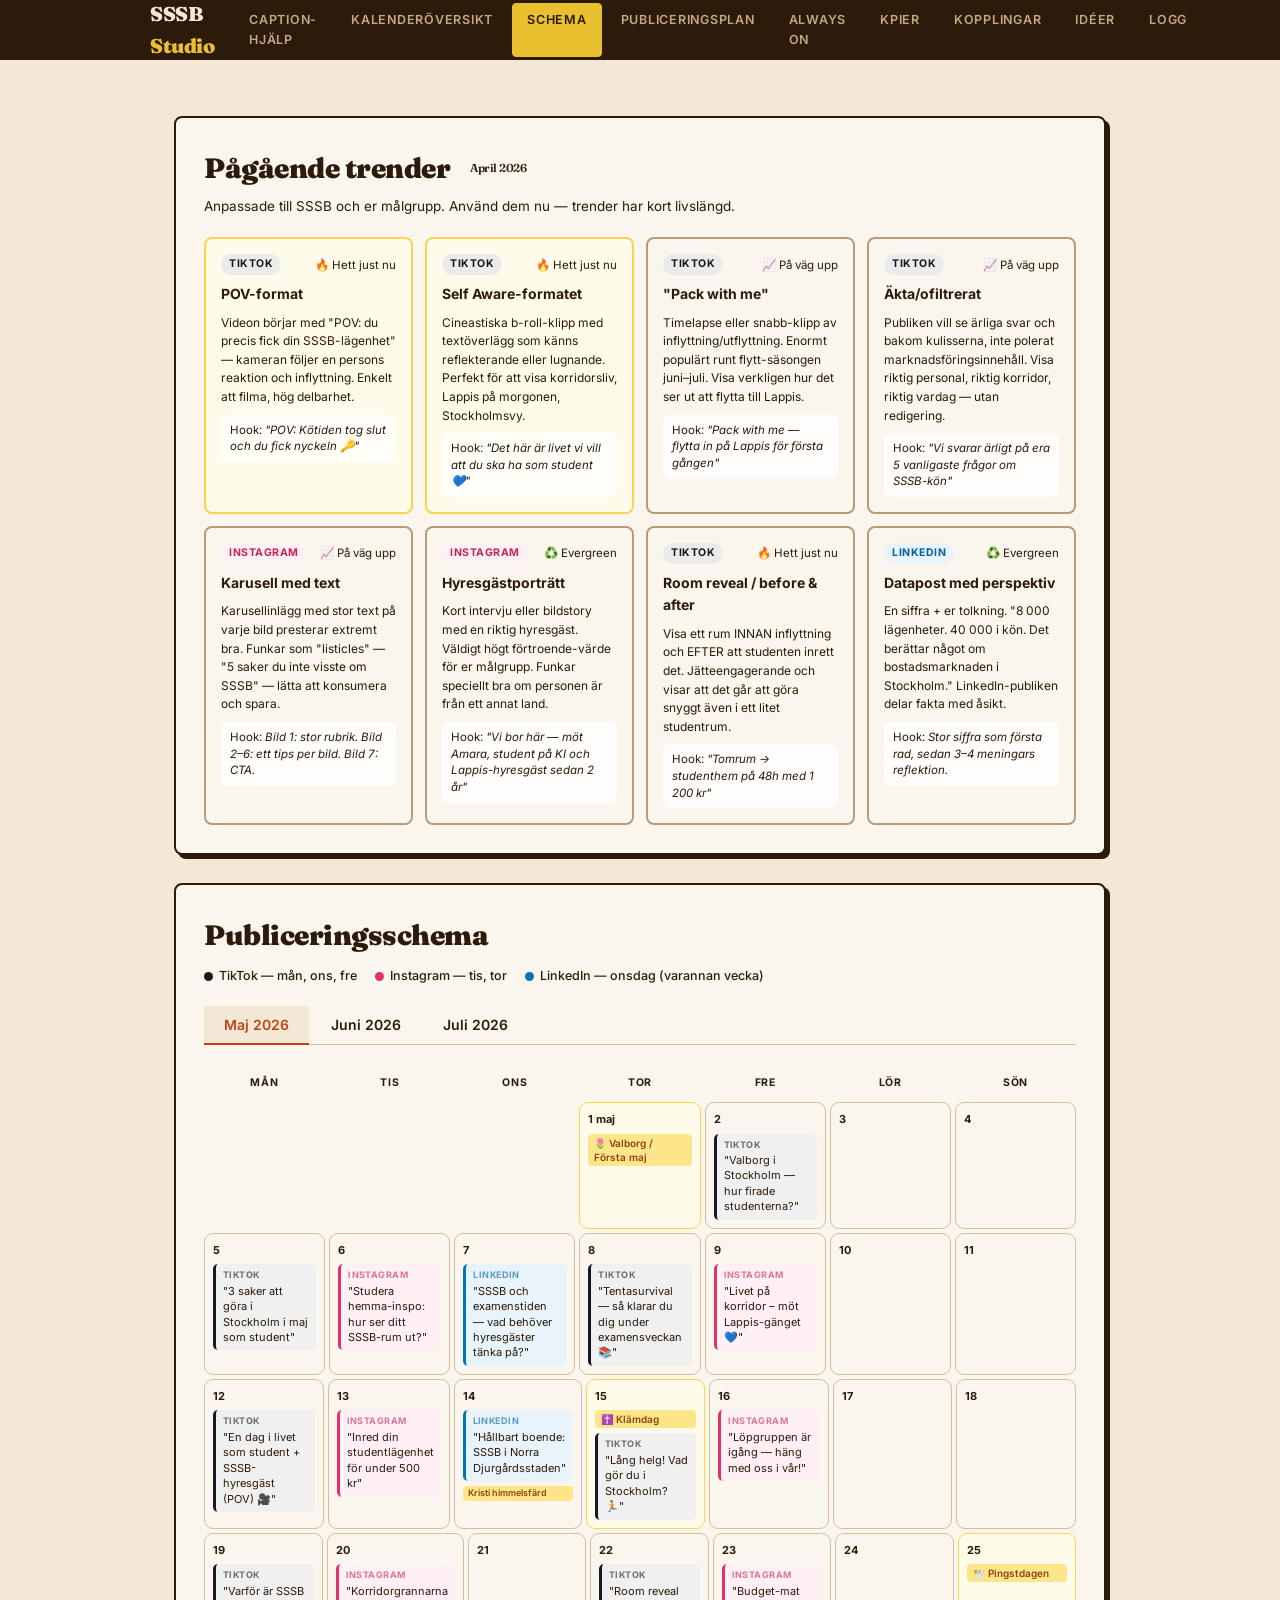
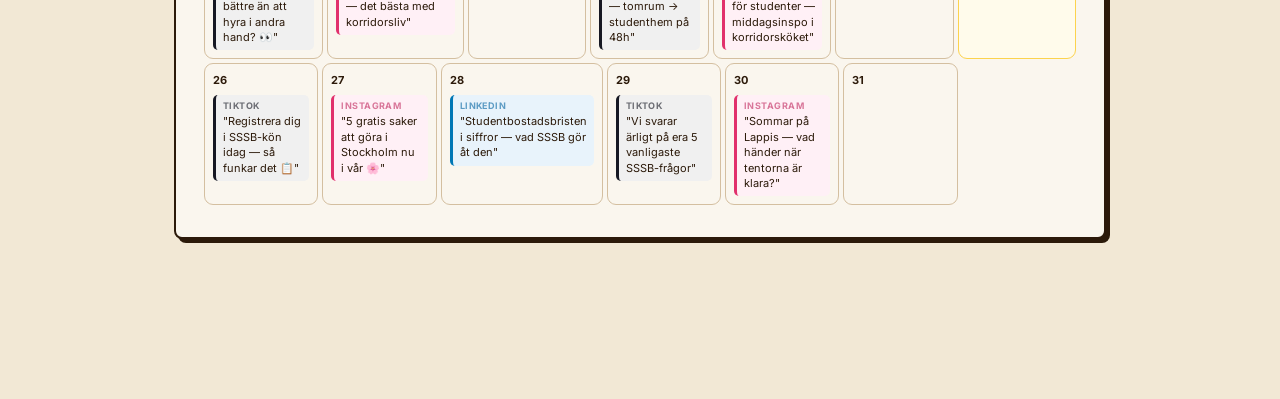
<file: schema.html>
<!DOCTYPE html>
<html lang="sv">
<head>
  <meta charset="UTF-8">
  <meta name="viewport" content="width=device-width, initial-scale=1.0">
  <title>SSSB Innehållsschema</title>
  <link rel="preconnect" href="https://fonts.googleapis.com">
  <link href="https://fonts.googleapis.com/css2?family=Fraunces:ital,opsz,wght@0,9..144,700;0,9..144,900;1,9..144,700&family=Inter:wght@400;500;600&display=swap" rel="stylesheet">
  <link rel="stylesheet" href="style.css">
  <link rel="stylesheet" href="kalender.css">
  <link rel="stylesheet" href="schema.css">
</head>
<body>

<header>
  <div class="header-inner">
    <div class="logo">SSSB <span>Studio</span></div>
    <nav class="header-nav">
      <a href="index.html">Caption-hjälp</a>
      <a href="kalender.html">Kalenderöversikt</a>
      <a href="schema.html" class="active">Schema</a>
      <a href="publicering.html">Publiceringsplan</a>
      <a href="always-on.html">Always On</a>
      <a href="kpier.html">KPIer</a>
      <a href="kopplingar.html">Kopplingar</a>
      <a href="ideer.html">Idéer</a>
      <a href="logg.html">Logg</a>
    </nav>
  </div>
</header>

<main>

  <!-- TRENDER-SEKTION -->
  <section class="trends-section">
    <div class="trends-header">
      <h2>Pågående trender <span class="trends-badge">April 2026</span></h2>
      <p>Anpassade till SSSB och er målgrupp. Använd dem nu — trender har kort livslängd.</p>
    </div>
    <div class="trends-grid">

      <div class="trend-card hot">
        <div class="trend-meta">
          <span class="trend-platform tiktok">TikTok</span>
          <span class="trend-temp">🔥 Hett just nu</span>
        </div>
        <div class="trend-name">POV-format</div>
        <div class="trend-desc">Videon börjar med "POV: du precis fick din SSSB-lägenhet" — kameran följer en persons reaktion och inflyttning. Enkelt att filma, hög delbarhet.</div>
        <div class="trend-hook">Hook: <em>"POV: Kötiden tog slut och du fick nyckeln 🔑"</em></div>
      </div>

      <div class="trend-card hot">
        <div class="trend-meta">
          <span class="trend-platform tiktok">TikTok</span>
          <span class="trend-temp">🔥 Hett just nu</span>
        </div>
        <div class="trend-name">Self Aware-formatet</div>
        <div class="trend-desc">Cineastiska b-roll-klipp med textöverlägg som känns reflekterande eller lugnande. Perfekt för att visa korridorsliv, Lappis på morgonen, Stockholmsvy.</div>
        <div class="trend-hook">Hook: <em>"Det här är livet vi vill att du ska ha som student 💙"</em></div>
      </div>

      <div class="trend-card">
        <div class="trend-meta">
          <span class="trend-platform tiktok">TikTok</span>
          <span class="trend-temp">📈 På väg upp</span>
        </div>
        <div class="trend-name">"Pack with me"</div>
        <div class="trend-desc">Timelapse eller snabb-klipp av inflyttning/utflyttning. Enormt populärt runt flytt-säsongen juni–juli. Visa verkligen hur det ser ut att flytta till Lappis.</div>
        <div class="trend-hook">Hook: <em>"Pack with me — flytta in på Lappis för första gången"</em></div>
      </div>

      <div class="trend-card">
        <div class="trend-meta">
          <span class="trend-platform tiktok">TikTok</span>
          <span class="trend-temp">📈 På väg upp</span>
        </div>
        <div class="trend-name">Äkta/ofiltrerat</div>
        <div class="trend-desc">Publiken vill se ärliga svar och bakom kulisserna, inte polerat marknadsföringsinnehåll. Visa riktig personal, riktig korridor, riktig vardag — utan redigering.</div>
        <div class="trend-hook">Hook: <em>"Vi svarar ärligt på era 5 vanligaste frågor om SSSB-kön"</em></div>
      </div>

      <div class="trend-card">
        <div class="trend-meta">
          <span class="trend-platform ig">Instagram</span>
          <span class="trend-temp">📈 På väg upp</span>
        </div>
        <div class="trend-name">Karusell med text</div>
        <div class="trend-desc">Karusellinlägg med stor text på varje bild presterar extremt bra. Funkar som "listicles" — "5 saker du inte visste om SSSB" — lätta att konsumera och spara.</div>
        <div class="trend-hook">Hook: <em>Bild 1: stor rubrik. Bild 2–6: ett tips per bild. Bild 7: CTA.</em></div>
      </div>

      <div class="trend-card">
        <div class="trend-meta">
          <span class="trend-platform ig">Instagram</span>
          <span class="trend-temp">♻️ Evergreen</span>
        </div>
        <div class="trend-name">Hyresgästporträtt</div>
        <div class="trend-desc">Kort intervju eller bildstory med en riktig hyresgäst. Väldigt högt förtroende-värde för er målgrupp. Funkar speciellt bra om personen är från ett annat land.</div>
        <div class="trend-hook">Hook: <em>"Vi bor här — möt Amara, student på KI och Lappis-hyresgäst sedan 2 år"</em></div>
      </div>

      <div class="trend-card">
        <div class="trend-meta">
          <span class="trend-platform tiktok">TikTok</span>
          <span class="trend-temp">🔥 Hett just nu</span>
        </div>
        <div class="trend-name">Room reveal / before & after</div>
        <div class="trend-desc">Visa ett rum INNAN inflyttning och EFTER att studenten inrett det. Jätteengagerande och visar att det går att göra snyggt även i ett litet studentrum.</div>
        <div class="trend-hook">Hook: <em>"Tomrum → studenthem på 48h med 1 200 kr"</em></div>
      </div>

      <div class="trend-card">
        <div class="trend-meta">
          <span class="trend-platform li">LinkedIn</span>
          <span class="trend-temp">♻️ Evergreen</span>
        </div>
        <div class="trend-name">Datapost med perspektiv</div>
        <div class="trend-desc">En siffra + er tolkning. "8 000 lägenheter. 40 000 i kön. Det berättar något om bostadsmarknaden i Stockholm." LinkedIn-publiken delar fakta med åsikt.</div>
        <div class="trend-hook">Hook: <em>Stor siffra som första rad, sedan 3–4 meningars reflektion.</em></div>
      </div>

    </div>
  </section>

  <!-- SCHEMA -->
  <section class="schema-section">
    <div class="schema-top">
      <h2>Publiceringsschema</h2>
      <div class="freq-legend">
        <span class="freq-item"><span class="dot tiktok"></span>TikTok — mån, ons, fre</span>
        <span class="freq-item"><span class="dot instagram"></span>Instagram — tis, tor</span>
        <span class="freq-item"><span class="dot linkedin"></span>LinkedIn — onsdag (varannan vecka)</span>
      </div>
    </div>

    <div class="month-tabs">
      <button class="tab-btn active" onclick="showMonth('maj')">Maj 2026</button>
      <button class="tab-btn" onclick="showMonth('juni')">Juni 2026</button>
      <button class="tab-btn" onclick="showMonth('juli')">Juli 2026</button>
    </div>

    <!-- MAJ 2026 -->
    <div id="month-maj" class="month-view">
      <div class="week-header">
        <span>Mån</span><span>Tis</span><span>Ons</span><span>Tor</span><span>Fre</span><span>Lör</span><span>Sön</span>
      </div>

      <!-- Tom rad för 1 maj som är torsdag -->
      <div class="cal-week">
        <div class="cal-day empty"></div>
        <div class="cal-day empty"></div>
        <div class="cal-day empty"></div>
        <div class="cal-day holiday">
          <div class="day-num">1 maj</div>
          <div class="holiday-tag">🌷 Valborg / Första maj</div>
        </div>
        <div class="cal-day">
          <div class="day-num">2</div>
          <div class="post tiktok"><span class="ptype">TikTok</span>"Valborg i Stockholm — hur firade studenterna?"</div>
        </div>
        <div class="cal-day"><div class="day-num">3</div></div>
        <div class="cal-day"><div class="day-num">4</div></div>
      </div>

      <div class="cal-week">
        <div class="cal-day">
          <div class="day-num">5</div>
          <div class="post tiktok"><span class="ptype">TikTok</span>"3 saker att göra i Stockholm i maj som student"</div>
        </div>
        <div class="cal-day">
          <div class="day-num">6</div>
          <div class="post instagram"><span class="ptype">Instagram</span>"Studera hemma-inspo: hur ser ditt SSSB-rum ut?"</div>
        </div>
        <div class="cal-day">
          <div class="day-num">7</div>
          <div class="post linkedin"><span class="ptype">LinkedIn</span>"SSSB och examenstiden — vad behöver hyresgäster tänka på?"</div>
        </div>
        <div class="cal-day">
          <div class="day-num">8</div>
          <div class="post tiktok"><span class="ptype">TikTok</span>"Tentasurvival — så klarar du dig under examensveckan 📚"</div>
        </div>
        <div class="cal-day">
          <div class="day-num">9</div>
          <div class="post instagram"><span class="ptype">Instagram</span>"Livet på korridor – möt Lappis-gänget 💙"</div>
        </div>
        <div class="cal-day"><div class="day-num">10</div></div>
        <div class="cal-day"><div class="day-num">11</div></div>
      </div>

      <div class="cal-week">
        <div class="cal-day">
          <div class="day-num">12</div>
          <div class="post tiktok"><span class="ptype">TikTok</span>"En dag i livet som student + SSSB-hyresgäst (POV) 🎥"</div>
        </div>
        <div class="cal-day">
          <div class="day-num">13</div>
          <div class="post instagram"><span class="ptype">Instagram</span>"Inred din studentlägenhet för under 500 kr"</div>
        </div>
        <div class="cal-day">
          <div class="day-num">14</div>
          <div class="post linkedin"><span class="ptype">LinkedIn</span>"Hållbart boende: SSSB i Norra Djurgårdsstaden"</div>
          <div class="holiday-tag small">Kristi himmelsfärd</div>
        </div>
        <div class="cal-day holiday">
          <div class="day-num">15</div>
          <div class="holiday-tag">✝️ Klämdag</div>
          <div class="post tiktok"><span class="ptype">TikTok</span>"Lång helg! Vad gör du i Stockholm? 🏃"</div>
        </div>
        <div class="cal-day">
          <div class="day-num">16</div>
          <div class="post instagram"><span class="ptype">Instagram</span>"Löpgruppen är igång — häng med oss i vår!"</div>
        </div>
        <div class="cal-day"><div class="day-num">17</div></div>
        <div class="cal-day"><div class="day-num">18</div></div>
      </div>

      <div class="cal-week">
        <div class="cal-day">
          <div class="day-num">19</div>
          <div class="post tiktok"><span class="ptype">TikTok</span>"Varför är SSSB bättre än att hyra i andra hand? 👀"</div>
        </div>
        <div class="cal-day">
          <div class="day-num">20</div>
          <div class="post instagram"><span class="ptype">Instagram</span>"Korridorgrannarna — det bästa med korridorsliv"</div>
        </div>
        <div class="cal-day">
          <div class="day-num">21</div>
        </div>
        <div class="cal-day">
          <div class="day-num">22</div>
          <div class="post tiktok"><span class="ptype">TikTok</span>"Room reveal — tomrum → studenthem på 48h"</div>
        </div>
        <div class="cal-day">
          <div class="day-num">23</div>
          <div class="post instagram"><span class="ptype">Instagram</span>"Budget-mat för studenter — middagsinspo i korridorsköket"</div>
        </div>
        <div class="cal-day"><div class="day-num">24</div></div>
        <div class="cal-day holiday"><div class="day-num">25</div><div class="holiday-tag">🕊️ Pingstdagen</div></div>
      </div>

      <div class="cal-week">
        <div class="cal-day">
          <div class="day-num">26</div>
          <div class="post tiktok"><span class="ptype">TikTok</span>"Registrera dig i SSSB-kön idag — så funkar det 📋"</div>
        </div>
        <div class="cal-day">
          <div class="day-num">27</div>
          <div class="post instagram"><span class="ptype">Instagram</span>"5 gratis saker att göra i Stockholm nu i vår 🌸"</div>
        </div>
        <div class="cal-day">
          <div class="day-num">28</div>
          <div class="post linkedin"><span class="ptype">LinkedIn</span>"Studentbostadsbristen i siffror — vad SSSB gör åt den"</div>
        </div>
        <div class="cal-day">
          <div class="day-num">29</div>
          <div class="post tiktok"><span class="ptype">TikTok</span>"Vi svarar ärligt på era 5 vanligaste SSSB-frågor"</div>
        </div>
        <div class="cal-day">
          <div class="day-num">30</div>
          <div class="post instagram"><span class="ptype">Instagram</span>"Sommar på Lappis — vad händer när tentorna är klara?"</div>
        </div>
        <div class="cal-day"><div class="day-num">31</div></div>
        <div class="cal-day empty"></div>
      </div>
    </div>

    <!-- JUNI 2026 -->
    <div id="month-juni" class="month-view" style="display:none">
      <div class="week-header">
        <span>Mån</span><span>Tis</span><span>Ons</span><span>Tor</span><span>Fre</span><span>Lör</span><span>Sön</span>
      </div>

      <!-- Juni 1 = måndag -->
      <div class="cal-week">
        <div class="cal-day holiday">
          <div class="day-num">1 jun</div>
          <div class="holiday-tag">🎓 Gymnasieavslutning</div>
          <div class="post tiktok"><span class="ptype">TikTok</span>"Grattis studenter 2026! 🎓 Det väntar dig som universitetsstudent"</div>
        </div>
        <div class="cal-day">
          <div class="day-num">2</div>
          <div class="post instagram"><span class="ptype">Instagram</span>"Studenten 2026 — grattis till alla som tar studenten! 🎓"</div>
        </div>
        <div class="cal-day">
          <div class="day-num">3</div>
          <div class="post linkedin"><span class="ptype">LinkedIn</span>"SSSB välkomnar nästa generations studenter — ansök om bostad nu"</div>
        </div>
        <div class="cal-day">
          <div class="day-num">4</div>
          <div class="post tiktok"><span class="ptype">TikTok</span>"Pack with me — flytta in på Lappis för första gången 📦"</div>
        </div>
        <div class="cal-day">
          <div class="day-num">5</div>
          <div class="post instagram"><span class="ptype">Instagram</span>"Bästa områdena att bo för nya studenter i Stockholm"</div>
        </div>
        <div class="cal-day holiday">
          <div class="day-num">6</div>
          <div class="holiday-tag">🇸🇪 Nationaldagen</div>
        </div>
        <div class="cal-day"><div class="day-num">7</div></div>
      </div>

      <div class="cal-week">
        <div class="cal-day">
          <div class="day-num">8</div>
          <div class="post tiktok"><span class="ptype">TikTok</span>"Ny i Stockholm som student — guide för hösten 🗺️"</div>
        </div>
        <div class="cal-day">
          <div class="day-num">9</div>
          <div class="post instagram"><span class="ptype">Instagram</span>"Sommarens snyggaste utomhusplatser nära SSSB-korridorerna ☀️"</div>
        </div>
        <div class="cal-day">
          <div class="day-num">10</div>
          <div class="post linkedin"><span class="ptype">LinkedIn</span>"NKI 2026 — vad säger SSSB:s hyresgäster?"</div>
        </div>
        <div class="cal-day">
          <div class="day-num">11</div>
          <div class="post tiktok"><span class="ptype">TikTok</span>"Skillnaden på korridor vs lägenhet — vi reder ut det 🏠"</div>
        </div>
        <div class="cal-day">
          <div class="day-num">12</div>
          <div class="post instagram"><span class="ptype">Instagram</span>"Sommartips: bästa uteserveringarna nära SSSB Lappis"</div>
        </div>
        <div class="cal-day"><div class="day-num">13</div></div>
        <div class="cal-day"><div class="day-num">14</div></div>
      </div>

      <div class="cal-week">
        <div class="cal-day">
          <div class="day-num">15</div>
          <div class="post tiktok"><span class="ptype">TikTok</span>"Checklista: flytta ut från SSSB utan avdrag 📋"</div>
        </div>
        <div class="cal-day">
          <div class="day-num">16</div>
          <div class="post instagram"><span class="ptype">Instagram</span>"Midsommarprep — vad händer i Stockholm? 🌿"</div>
        </div>
        <div class="cal-day">
          <div class="day-num">17</div>
        </div>
        <div class="cal-day">
          <div class="day-num">18</div>
          <div class="post tiktok"><span class="ptype">TikTok</span>"Midsommarmat att laga i korridorsköket 🍓"</div>
        </div>
        <div class="cal-day holiday">
          <div class="day-num">19</div>
          <div class="holiday-tag">🌸 Midsommarafton</div>
          <div class="post instagram"><span class="ptype">Instagram</span>"Glad midsommar! Hur firar ni studenterna? 🌸"</div>
        </div>
        <div class="cal-day holiday">
          <div class="day-num">20</div>
          <div class="holiday-tag">🌸 Midsommardagen</div>
        </div>
        <div class="cal-day"><div class="day-num">21</div></div>
      </div>

      <div class="cal-week">
        <div class="cal-day">
          <div class="day-num">22</div>
          <div class="post tiktok"><span class="ptype">TikTok</span>"Budget-sommar i Stockholm — en vecka utan att spendera 💸"</div>
        </div>
        <div class="cal-day">
          <div class="day-num">23</div>
          <div class="post instagram"><span class="ptype">Instagram</span>"Bästa badplatserna nära SSSB-områdena ☀️"</div>
        </div>
        <div class="cal-day">
          <div class="day-num">24</div>
          <div class="post linkedin"><span class="ptype">LinkedIn</span>"SSSB bakom kulisserna — möt förvaltningsteamet"</div>
        </div>
        <div class="cal-day">
          <div class="day-num">25</div>
          <div class="post tiktok"><span class="ptype">TikTok</span>"Allsång på Skansen börjar — gratis kväll i Stockholm 🎵"</div>
        </div>
        <div class="cal-day">
          <div class="day-num">26</div>
          <div class="post instagram"><span class="ptype">Instagram</span>"Sommaren i Stockholm — guide för dig som stannar kvar"</div>
        </div>
        <div class="cal-day"><div class="day-num">27</div></div>
        <div class="cal-day"><div class="day-num">28</div></div>
      </div>

      <div class="cal-week">
        <div class="cal-day">
          <div class="day-num">29</div>
          <div class="post tiktok"><span class="ptype">TikTok</span>"Skärgårdstur dagsutflykt — student budget 🚢"</div>
        </div>
        <div class="cal-day">
          <div class="day-num">30</div>
          <div class="post instagram"><span class="ptype">Instagram</span>"Sista juni — flytta ut imorgon? Checklista del 2 ✅"</div>
          <div class="holiday-tag small">Flytt-dag</div>
        </div>
        <div class="cal-day empty"></div>
        <div class="cal-day empty"></div>
        <div class="cal-day empty"></div>
        <div class="cal-day empty"></div>
        <div class="cal-day empty"></div>
      </div>
    </div>

    <!-- JULI 2026 -->
    <div id="month-juli" class="month-view" style="display:none">
      <div class="week-header">
        <span>Mån</span><span>Tis</span><span>Ons</span><span>Tor</span><span>Fre</span><span>Lör</span><span>Sön</span>
      </div>

      <!-- Juli 1 = onsdag -->
      <div class="cal-week">
        <div class="cal-day empty"></div>
        <div class="cal-day empty"></div>
        <div class="cal-day holiday">
          <div class="day-num">1 jul</div>
          <div class="holiday-tag">🔑 Inflyttningsdag</div>
          <div class="post linkedin"><span class="ptype">LinkedIn</span>"Välkommen hem — nya SSSB-hyresgäster checkar in idag"</div>
        </div>
        <div class="cal-day">
          <div class="day-num">2</div>
          <div class="post tiktok"><span class="ptype">TikTok</span>"Välkommen till SSSB! Allt du behöver veta dag 1 🔑"</div>
        </div>
        <div class="cal-day">
          <div class="day-num">3</div>
          <div class="post instagram"><span class="ptype">Instagram</span>"Guide för dig som precis flyttat in — SSSB 101"</div>
        </div>
        <div class="cal-day"><div class="day-num">4</div></div>
        <div class="cal-day"><div class="day-num">5</div></div>
      </div>

      <div class="cal-week">
        <div class="cal-day">
          <div class="day-num">6</div>
          <div class="post tiktok"><span class="ptype">TikTok</span>"Lappis-tour — din nya grannskap förklarat 🗺️"</div>
        </div>
        <div class="cal-day">
          <div class="day-num">7</div>
          <div class="post instagram"><span class="ptype">Instagram</span>"Sommaren på Lappis — vad händer egentligen?"</div>
        </div>
        <div class="cal-day">
          <div class="day-num">8</div>
          <div class="post linkedin"><span class="ptype">LinkedIn</span>"SSSB i siffror — ett halvår i backspegeln 2026"</div>
        </div>
        <div class="cal-day">
          <div class="day-num">9</div>
          <div class="post tiktok"><span class="ptype">TikTok</span>"Flytta in i korridor — vad du INTE visste att du behövde 😅"</div>
        </div>
        <div class="cal-day">
          <div class="day-num">10</div>
          <div class="post instagram"><span class="ptype">Instagram</span>"Skärgårdsutflykt — dagstur från Lappis 🚢"</div>
        </div>
        <div class="cal-day"><div class="day-num">11</div></div>
        <div class="cal-day"><div class="day-num">12</div></div>
      </div>

      <div class="cal-week">
        <div class="cal-day">
          <div class="day-num">13</div>
          <div class="post tiktok"><span class="ptype">TikTok</span>"5 saker att göra gratis i Stockholm i sommar 🌞"</div>
        </div>
        <div class="cal-day">
          <div class="day-num">14</div>
          <div class="post instagram"><span class="ptype">Instagram</span>"Korridorsliv på sommaren — mer utrymme, same vibes 💙"</div>
        </div>
        <div class="cal-day">
          <div class="day-num">15</div>
        </div>
        <div class="cal-day">
          <div class="day-num">16</div>
          <div class="post tiktok"><span class="ptype">TikTok</span>"Budget-semester i Stockholm — tips från oss 🌊"</div>
        </div>
        <div class="cal-day">
          <div class="day-num">17</div>
          <div class="post instagram"><span class="ptype">Instagram</span>"Kök-tour — vad lagar studenterna i korridoren i sommar? 🍳"</div>
        </div>
        <div class="cal-day"><div class="day-num">18</div></div>
        <div class="cal-day"><div class="day-num">19</div></div>
      </div>

      <!-- Pride-veckan! -->
      <div class="cal-week pride-week">
        <div class="cal-day">
          <div class="day-num">20</div>
          <div class="post tiktok"><span class="ptype">TikTok</span>"Stockholm Pride 2026 — SSSB hejar på! 🌈"</div>
        </div>
        <div class="cal-day">
          <div class="day-num">21</div>
          <div class="post instagram"><span class="ptype">Instagram</span>"Pride i Stockholm 🌈 — vad händer och vart kan du vara?"</div>
        </div>
        <div class="cal-day">
          <div class="day-num">22</div>
          <div class="post linkedin"><span class="ptype">LinkedIn</span>"Mångfald och inkludering — SSSB:s arbete med trygg boendemiljö"</div>
        </div>
        <div class="cal-day">
          <div class="day-num">23</div>
          <div class="post tiktok"><span class="ptype">TikTok</span>"Kräftpremiären börjar snart 🦀 — kräftskiva på korridoren!"</div>
        </div>
        <div class="cal-day">
          <div class="day-num">24</div>
          <div class="post instagram"><span class="ptype">Instagram</span>"Morgonrutin i korridoret — sommarversion 🌅"</div>
        </div>
        <div class="cal-day holiday">
          <div class="day-num">25</div>
          <div class="holiday-tag">🌈 Pride Parade</div>
        </div>
        <div class="cal-day"><div class="day-num">26</div></div>
      </div>

      <div class="cal-week">
        <div class="cal-day">
          <div class="day-num">27</div>
          <div class="post tiktok"><span class="ptype">TikTok</span>"Söka bostad inför hösten 2026 — snabbguide 📋"</div>
        </div>
        <div class="cal-day">
          <div class="day-num">28</div>
          <div class="post instagram"><span class="ptype">Instagram</span>"Hösten kommer — är du redo för nya terminen? 📚"</div>
        </div>
        <div class="cal-day">
          <div class="day-num">29</div>
          <div class="post linkedin"><span class="ptype">LinkedIn</span>"Välkommen tillbaka — SSSB inför höstterminen 2026"</div>
        </div>
        <div class="cal-day">
          <div class="day-num">30</div>
          <div class="post tiktok"><span class="ptype">TikTok</span>"Registrera dig i SSSB-kön — det tar 2 minuter ⏱"</div>
        </div>
        <div class="cal-day">
          <div class="day-num">31</div>
          <div class="post instagram"><span class="ptype">Instagram</span>"Pack med mig — flytta in till hösten 📦"</div>
        </div>
        <div class="cal-day empty"></div>
        <div class="cal-day empty"></div>
      </div>
    </div>

  </section>

</main>

<script>
function showMonth(month) {
  document.querySelectorAll('.month-view').forEach(el => el.style.display = 'none');
  document.querySelectorAll('.tab-btn').forEach(el => el.classList.remove('active'));
  document.getElementById('month-' + month).style.display = 'block';
  event.target.classList.add('active');
}
</script>

</body>
</html>
</file>
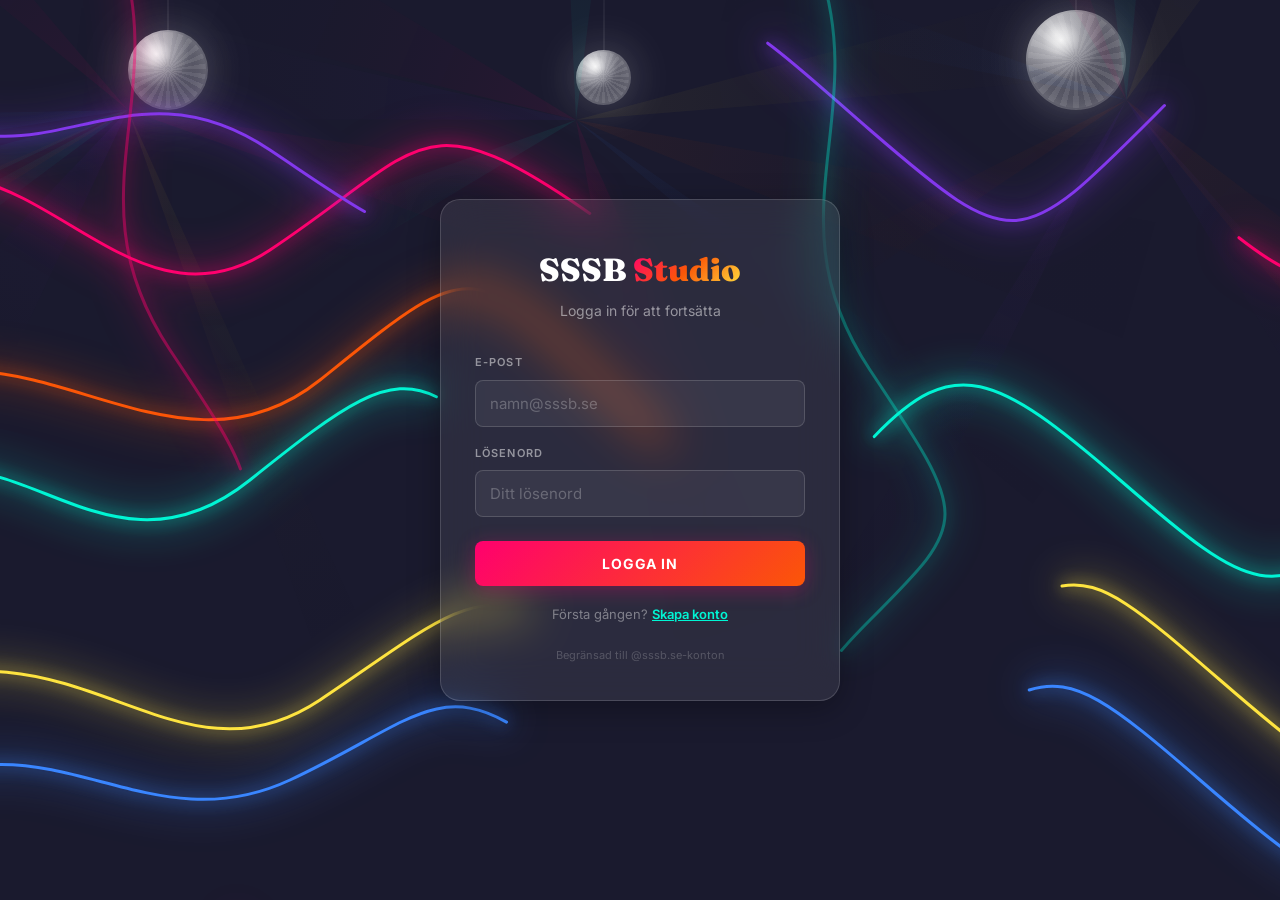
<file: svarsmall.html>
<!DOCTYPE html>
<html lang="sv">
<head>
  <meta charset="UTF-8">
  <meta name="viewport" content="width=device-width, initial-scale=1.0">
  <title>Svarsmall — SSSB Studio</title>
  <link rel="preconnect" href="https://fonts.googleapis.com">
  <link href="https://fonts.googleapis.com/css2?family=Fraunces:ital,opsz,wght@0,9..144,700;0,9..144,900;1,9..144,700&family=Inter:wght@400;500;600&display=swap" rel="stylesheet">
  <link rel="stylesheet" href="style.css">
  <style>
    /* ─── CONTEXT CHIPS ──────────────────────────────────── */
    .context-options { display: flex; gap: 8px; flex-wrap: wrap; }
    .context-toggle input { display: none; }
    .context-chip {
      display: inline-block;
      padding: 8px 18px;
      border-radius: 100px;
      font-size: 11px;
      font-weight: 600;
      cursor: pointer;
      border: 2px solid var(--border-dark);
      background: var(--cream);
      color: var(--tan);
      user-select: none;
      transition: all .15s;
      text-transform: uppercase;
      letter-spacing: .04em;
    }
    .context-chip:hover { border-color: var(--brown); color: var(--brown); }
    .context-toggle input:checked + .context-chip {
      background: var(--brown);
      border-color: var(--brown);
      color: var(--cream);
    }

    /* ─── REPLY CARDS ────────────────────────────────────── */
    .replies-grid { display: flex; flex-direction: column; gap: 16px; }

    .reply-card {
      background: var(--white);
      border: 2px solid var(--brown);
      border-radius: var(--radius-lg);
      overflow: hidden;
      box-shadow: var(--shadow);
      transition: transform .15s, box-shadow .15s;
    }
    .reply-card:hover {
      transform: translate(-2px, -2px);
      box-shadow: 6px 6px 0 var(--brown);
    }

    .reply-header {
      display: flex;
      align-items: center;
      justify-content: space-between;
      padding: 12px 20px;
      border-bottom: 2px solid var(--brown);
      background: var(--cream);
    }

    .reply-label {
      font-size: 11px;
      font-weight: 700;
      text-transform: uppercase;
      letter-spacing: .1em;
      color: var(--brown);
    }

    .reply-tone {
      font-size: 10px;
      font-weight: 700;
      text-transform: uppercase;
      letter-spacing: .08em;
      padding: 3px 12px;
      border-radius: 100px;
    }
    .tone-vanlig {
      background: var(--green-light);
      color: var(--green);
    }
    .tone-professionell {
      background: #E8F3FB;
      color: #0062A0;
    }
    .tone-casual {
      background: #FFF0F6;
      color: #C0255C;
    }

    .reply-actions {
      display: flex;
      align-items: center;
      gap: 10px;
    }

    .reply-body {
      padding: 18px 20px;
      font-size: 15px;
      line-height: 1.7;
      color: var(--brown);
      white-space: pre-wrap;
    }

    /* ─── LOADING SKELETON ───────────────────────────────── */
    .skeleton-card {
      background: var(--white);
      border: 2px solid var(--border);
      border-radius: var(--radius-lg);
      padding: 24px 20px;
      box-shadow: var(--shadow-sm);
    }
    .skeleton-line {
      height: 14px;
      background: var(--cream-dark);
      border-radius: 4px;
      margin-bottom: 10px;
      animation: pulse 1.5s ease-in-out infinite;
    }
    .skeleton-line:nth-child(1) { width: 30%; }
    .skeleton-line:nth-child(2) { width: 90%; }
    .skeleton-line:nth-child(3) { width: 75%; }
    .skeleton-line:nth-child(4) { width: 60%; }

    /* ─── EMPTY / HIDDEN ─────────────────────────────────── */
    .hidden { display: none; }
  </style>
</head>
<body>

  <header>
    <div class="header-inner">
      <div class="logo">SSSB <span>Studio</span></div>
      <nav class="header-nav">
        <a href="index.html">Skapa & Schemalägg</a>
        <a href="publicering.html">Publiceringsplan</a>
        <a href="ideer.html">Idéer</a>
        <a href="omskrivaren.html">Omskrivaren</a>
        <a href="svarsmall.html" class="active">Svarsmall</a>
        <a href="kampanj.html">Kampanjer</a>
        <a href="basta-tid.html">Bästa tid</a>
      </nav>
    </div>
  </header>

  <main>
    <section class="hero">
      <div class="hero-eyebrow">Community management</div>
      <h1>Svars<em>mall</em></h1>
      <p>Klistra in en kommentar eller DM — få 3 förslag på svar i SSSB:s ton.</p>
    </section>

    <section class="form-section">
      <div class="card">
        <div class="field">
          <label for="message">Kommentar eller DM</label>
          <textarea id="message" rows="4" placeholder="Klistra in meddelandet ni fått..."></textarea>
        </div>

        <div class="field">
          <label>Typ av meddelande</label>
          <div class="context-options">
            <label class="context-toggle">
              <input type="radio" name="context" value="Kommentar (public)" checked>
              <span class="context-chip">Kommentar (public)</span>
            </label>
            <label class="context-toggle">
              <input type="radio" name="context" value="DM (privat)">
              <span class="context-chip">DM (privat)</span>
            </label>
            <label class="context-toggle">
              <input type="radio" name="context" value="Klagomål">
              <span class="context-chip">Klagomål</span>
            </label>
            <label class="context-toggle">
              <input type="radio" name="context" value="Fråga om kötid">
              <span class="context-chip">Fråga om kötid</span>
            </label>
            <label class="context-toggle">
              <input type="radio" name="context" value="Fråga om bostad">
              <span class="context-chip">Fråga om bostad</span>
            </label>
          </div>
        </div>

        <div class="field">
          <label>Plattform</label>
          <div class="platforms">
            <label class="platform-toggle">
              <input type="radio" name="platform" value="Instagram" checked>
              <span class="platform-chip instagram">
                <svg width="16" height="16" viewBox="0 0 24 24" fill="currentColor"><path d="M12 2.163c3.204 0 3.584.012 4.85.07 3.252.148 4.771 1.691 4.919 4.919.058 1.265.069 1.645.069 4.849 0 3.205-.012 3.584-.069 4.849-.149 3.225-1.664 4.771-4.919 4.919-1.266.058-1.644.07-4.85.07-3.204 0-3.584-.012-4.849-.07-3.26-.149-4.771-1.699-4.919-4.92-.058-1.265-.07-1.644-.07-4.849 0-3.204.013-3.583.07-4.849.149-3.227 1.664-4.771 4.919-4.919 1.266-.057 1.645-.069 4.849-.069zm0-2.163c-3.259 0-3.667.014-4.947.072-4.358.2-6.78 2.618-6.98 6.98-.059 1.281-.073 1.689-.073 4.948 0 3.259.014 3.668.072 4.948.2 4.358 2.618 6.78 6.98 6.98 1.281.058 1.689.072 4.948.072 3.259 0 3.668-.014 4.948-.072 4.354-.2 6.782-2.618 6.979-6.98.059-1.28.073-1.689.073-4.948 0-3.259-.014-3.667-.072-4.947-.196-4.354-2.617-6.78-6.979-6.98-1.281-.059-1.69-.073-4.949-.073zm0 5.838c-3.403 0-6.162 2.759-6.162 6.162s2.759 6.163 6.162 6.163 6.162-2.759 6.162-6.163c0-3.403-2.759-6.162-6.162-6.162zm0 10.162c-2.209 0-4-1.79-4-4 0-2.209 1.791-4 4-4s4 1.791 4 4c0 2.21-1.791 4-4 4zm6.406-11.845c-.796 0-1.441.645-1.441 1.44s.645 1.44 1.441 1.44c.795 0 1.439-.645 1.439-1.44s-.644-1.44-1.439-1.44z"/></svg>
                Instagram
              </span>
            </label>
            <label class="platform-toggle">
              <input type="radio" name="platform" value="TikTok">
              <span class="platform-chip tiktok">
                <svg width="16" height="16" viewBox="0 0 24 24" fill="currentColor"><path d="M19.59 6.69a4.83 4.83 0 01-3.77-4.25V2h-3.45v13.67a2.89 2.89 0 01-2.88 2.5 2.89 2.89 0 01-2.89-2.89 2.89 2.89 0 012.89-2.89c.28 0 .54.04.79.1V9.01a6.33 6.33 0 00-.79-.05 6.34 6.34 0 00-6.34 6.34 6.34 6.34 0 006.34 6.34 6.34 6.34 0 006.33-6.34V8.75a8.17 8.17 0 004.79 1.52V6.79a4.85 4.85 0 01-1.02-.1z"/></svg>
                TikTok
              </span>
            </label>
            <label class="platform-toggle">
              <input type="radio" name="platform" value="LinkedIn">
              <span class="platform-chip linkedin">
                <svg width="16" height="16" viewBox="0 0 24 24" fill="currentColor"><path d="M20.447 20.452h-3.554v-5.569c0-1.328-.027-3.037-1.852-3.037-1.853 0-2.136 1.445-2.136 2.939v5.667H9.351V9h3.414v1.561h.046c.477-.9 1.637-1.85 3.37-1.85 3.601 0 4.267 2.37 4.267 5.455v6.286zM5.337 7.433c-1.144 0-2.063-.926-2.063-2.065 0-1.138.92-2.063 2.063-2.063 1.14 0 2.064.925 2.064 2.063 0 1.139-.925 2.065-2.064 2.065zm1.782 13.019H3.555V9h3.564v11.452zM22.225 0H1.771C.792 0 0 .774 0 1.729v20.542C0 23.227.792 24 1.771 24h20.451C23.2 24 24 23.227 24 22.271V1.729C24 .774 23.2 0 22.222 0h.003z"/></svg>
                LinkedIn
              </span>
            </label>
          </div>
        </div>

        <button id="generateBtn" class="btn-primary" onclick="generateReplies()">Generera svar</button>
      </div>
    </section>

    <!-- Loading state -->
    <section id="loadingSection" class="results-section hidden">
      <h2>Genererar...</h2>
      <p class="results-desc">Svarsförslag skapas i SSSB:s ton</p>
      <div class="replies-grid">
        <div class="skeleton-card"><div class="skeleton-line"></div><div class="skeleton-line"></div><div class="skeleton-line"></div><div class="skeleton-line"></div></div>
        <div class="skeleton-card"><div class="skeleton-line"></div><div class="skeleton-line"></div><div class="skeleton-line"></div><div class="skeleton-line"></div></div>
        <div class="skeleton-card"><div class="skeleton-line"></div><div class="skeleton-line"></div><div class="skeleton-line"></div><div class="skeleton-line"></div></div>
      </div>
    </section>

    <!-- Results -->
    <section id="resultsSection" class="results-section hidden">
      <h2>Svarsförslag</h2>
      <p class="results-desc">3 förslag med olika ton — redigera och kopiera</p>
      <div id="repliesGrid" class="replies-grid"></div>
    </section>
  </main>

  <script src="auth.js"></script>
  <script src="confetti.js"></script>
  <script>
    const messageEl = document.getElementById('message');
    const generateBtn = document.getElementById('generateBtn');
    const loadingSection = document.getElementById('loadingSection');
    const resultsSection = document.getElementById('resultsSection');
    const repliesGrid = document.getElementById('repliesGrid');

    function getSelectedRadio(name) {
      const el = document.querySelector(`input[name="${name}"]:checked`);
      return el ? el.value : null;
    }

    async function generateReplies() {
      const message = messageEl.value.trim();
      if (!message) {
        messageEl.focus();
        return;
      }

      const context = getSelectedRadio('context');
      const platform = getSelectedRadio('platform');

      generateBtn.disabled = true;
      generateBtn.textContent = 'Genererar...';
      loadingSection.classList.remove('hidden');
      resultsSection.classList.add('hidden');

      try {
        const res = await fetch('/api/reply', {
          method: 'POST',
          headers: { 'Content-Type': 'application/json' },
          body: JSON.stringify({ message, context, platform })
        });

        const data = await res.json();

        if (!res.ok) {
          throw new Error(data.error || 'Något gick fel');
        }

        renderReplies(data.replies);
      } catch (err) {
        repliesGrid.innerHTML = `<div class="card" style="border-color:var(--red);"><p style="color:var(--red);font-weight:600;">${err.message}</p></div>`;
        resultsSection.classList.remove('hidden');
      } finally {
        loadingSection.classList.add('hidden');
        generateBtn.disabled = false;
        generateBtn.textContent = 'Generera svar';
      }
    }

    function renderReplies(replies) {
      const toneClasses = {
        'Vänlig': 'tone-vanlig',
        'Professionell': 'tone-professionell',
        'Casual': 'tone-casual'
      };

      repliesGrid.innerHTML = replies.map((r, i) => `
        <div class="reply-card">
          <div class="reply-header">
            <span class="reply-label">Förslag ${i + 1}</span>
            <div class="reply-actions">
              <span class="reply-tone ${toneClasses[r.tone] || 'tone-vanlig'}">${r.tone}</span>
              <button class="copy-btn" onclick="copyReply(this, ${i})">Kopiera</button>
            </div>
          </div>
          <div class="reply-body" id="reply-${i}">${escapeHtml(r.text)}</div>
        </div>
      `).join('');

      resultsSection.classList.remove('hidden');
      resultsSection.scrollIntoView({ behavior: 'smooth', block: 'start' });
    }

    function escapeHtml(text) {
      const div = document.createElement('div');
      div.textContent = text;
      return div.innerHTML;
    }

    function copyReply(btn, index) {
      const text = document.getElementById(`reply-${index}`).textContent;
      navigator.clipboard.writeText(text).then(() => {
        btn.textContent = 'Kopierad!';
        btn.classList.add('copied');
        if (typeof showSuccessToast === 'function') showSuccessToast('Svar kopierat!');
        setTimeout(() => {
          btn.textContent = 'Kopiera';
          btn.classList.remove('copied');
        }, 2000);
      });
    }
  </script>
</body>
</html>
</file>
<file: style.css>
@import url('https://fonts.googleapis.com/css2?family=Fraunces:ital,opsz,wght@0,9..144,400;0,9..144,700;0,9..144,900;1,9..144,700&family=Inter:wght@400;500;600&display=swap');

*, *::before, *::after { box-sizing: border-box; margin: 0; padding: 0; }

:root {
  --cream:      #F2E8D5;
  --cream-dark: #E8DAC2;
  --red:        #C0431A;
  --red-dark:   #A3371200;
  --red-2:      #A33712;
  --brown:      #2C1A0A;
  --brown-mid:  #5C3A1E;
  --tan:        #8B6B4A;
  --tan-light:  #C4A882;
  --yellow:     #E8C030;
  --green:      #2E5435;
  --green-light:#E8F0E9;
  --white:      #FAF6EE;
  --border:     #D4BFA0;
  --border-dark:#B89B78;
  --radius:     4px;
  --radius-lg:  8px;
  --shadow:     4px 4px 0px #2C1A0A;
  --shadow-sm:  2px 2px 0px #2C1A0A;
}

html { scroll-behavior: smooth; }

body {
  font-family: 'Inter', -apple-system, sans-serif;
  background: var(--cream);
  color: var(--brown);
  line-height: 1.6;
  min-height: 100vh;
  -webkit-font-smoothing: antialiased;
}

/* ─── HEADER ─────────────────────────────────────────── */
header {
  background: var(--brown);
  padding: 0 32px;
  height: 60px;
  display: flex;
  align-items: center;
  position: sticky;
  top: 0;
  z-index: 100;
}
.header-inner {
  max-width: 980px;
  margin: 0 auto;
  width: 100%;
  display: flex;
  align-items: center;
  gap: 20px;
}
.logo {
  font-family: 'Fraunces', Georgia, serif;
  font-weight: 900;
  font-size: 20px;
  color: var(--cream);
  letter-spacing: -.5px;
  text-decoration: none;
}
.logo span { color: var(--yellow); }

/* ─── NAV ─────────────────────────────────────────────── */
.header-nav {
  display: flex;
  gap: 4px;
  margin-left: auto;
}
.header-nav a {
  font-size: 12.5px;
  font-weight: 600;
  color: var(--tan-light);
  text-decoration: none;
  padding: 6px 14px;
  border-radius: var(--radius);
  border: 1px solid transparent;
  transition: all .15s;
  text-transform: uppercase;
  letter-spacing: .06em;
}
.header-nav a:hover {
  color: var(--cream);
  border-color: var(--tan);
}
.header-nav a.active {
  color: var(--brown);
  background: var(--yellow);
  border-color: var(--yellow);
}

/* ─── MAIN ────────────────────────────────────────────── */
main {
  max-width: 980px;
  margin: 0 auto;
  padding: 56px 24px 100px;
}

/* ─── HERO ────────────────────────────────────────────── */
.hero {
  text-align: left;
  margin-bottom: 48px;
  padding: 0;
}
.hero-eyebrow {
  display: inline-block;
  font-size: 11px;
  font-weight: 600;
  text-transform: uppercase;
  letter-spacing: .14em;
  color: var(--tan);
  margin-bottom: 14px;
  border-bottom: 2px solid var(--tan-light);
  padding-bottom: 4px;
}
.hero h1 {
  font-family: 'Fraunces', Georgia, serif;
  font-size: 56px;
  font-weight: 900;
  letter-spacing: -2px;
  line-height: 1.05;
  margin-bottom: 16px;
  color: var(--brown);
  max-width: 640px;
}
.hero h1 em {
  font-style: italic;
  color: var(--red);
}
.hero p {
  font-size: 16px;
  color: var(--brown-mid);
  max-width: 460px;
  line-height: 1.65;
}

/* ─── CARD ────────────────────────────────────────────── */
.card {
  background: var(--white);
  border: 2px solid var(--brown);
  border-radius: var(--radius-lg);
  padding: 32px;
  box-shadow: var(--shadow);
  display: flex;
  flex-direction: column;
  gap: 24px;
}

/* ─── FIELDS ──────────────────────────────────────────── */
.field { display: flex; flex-direction: column; gap: 8px; }
.field label {
  font-size: 11px;
  font-weight: 600;
  color: var(--tan);
  text-transform: uppercase;
  letter-spacing: .1em;
}
.optional { color: var(--tan-light); font-weight: 400; text-transform: none; letter-spacing: 0; font-size: 12px; }

input[type="text"], textarea {
  border: 2px solid var(--border-dark);
  border-radius: var(--radius);
  padding: 12px 14px;
  font-size: 15px;
  font-family: inherit;
  color: var(--brown);
  background: var(--cream);
  transition: border-color .15s, box-shadow .15s;
  outline: none;
  resize: none;
  width: 100%;
}
input[type="text"]:focus, textarea:focus {
  border-color: var(--brown);
  box-shadow: 3px 3px 0 var(--brown);
  background: var(--white);
}
input::placeholder, textarea::placeholder { color: var(--tan-light); }

/* ─── PLATFORM CHIPS ──────────────────────────────────── */
.platforms { display: flex; gap: 8px; flex-wrap: wrap; }
.platform-toggle input { display: none; }
.platform-chip {
  display: flex;
  align-items: center;
  gap: 7px;
  padding: 8px 18px;
  border-radius: 100px;
  font-size: 13px;
  font-weight: 600;
  cursor: pointer;
  border: 2px solid var(--border-dark);
  background: var(--cream);
  color: var(--tan);
  user-select: none;
  transition: all .15s;
  text-transform: uppercase;
  letter-spacing: .04em;
  font-size: 11px;
}
.platform-chip:hover { border-color: var(--brown); color: var(--brown); }

.platform-toggle input:checked + .platform-chip.instagram {
  background: #FFF0F6; border-color: #C0255C; color: #C0255C;
}
.platform-toggle input:checked + .platform-chip.tiktok {
  background: var(--brown); border-color: var(--brown); color: var(--cream);
}
.platform-toggle input:checked + .platform-chip.linkedin {
  background: #E8F3FB; border-color: #0077B5; color: #0062A0;
}

/* ─── BUTTONS ─────────────────────────────────────────── */
.btn-primary {
  background: var(--red);
  color: var(--cream);
  border: 2px solid var(--brown);
  border-radius: var(--radius);
  padding: 13px 28px;
  font-size: 13px;
  font-weight: 600;
  font-family: inherit;
  cursor: pointer;
  transition: transform .1s, box-shadow .1s;
  align-self: flex-start;
  box-shadow: var(--shadow-sm);
  text-transform: uppercase;
  letter-spacing: .08em;
}
.btn-primary:hover {
  box-shadow: var(--shadow);
  transform: translate(-1px, -1px);
}
.btn-primary:active {
  box-shadow: none;
  transform: translate(2px, 2px);
}
.btn-primary:disabled {
  background: var(--tan-light);
  border-color: var(--border);
  box-shadow: none;
  cursor: not-allowed;
  transform: none;
}

.btn-secondary {
  background: var(--cream);
  color: var(--brown);
  border: 2px solid var(--brown);
  border-radius: var(--radius);
  padding: 10px 20px;
  font-size: 12px;
  font-weight: 600;
  font-family: inherit;
  cursor: pointer;
  transition: transform .1s, box-shadow .1s;
  box-shadow: var(--shadow-sm);
  text-transform: uppercase;
  letter-spacing: .06em;
}
.btn-secondary:hover {
  box-shadow: var(--shadow);
  transform: translate(-1px, -1px);
}
.btn-secondary:active { box-shadow: none; transform: translate(2px, 2px); }

/* ─── RESULTS ─────────────────────────────────────────── */
.results-section, .history-section { margin-top: 48px; }
.results-section h2, .history-section h2 {
  font-family: 'Fraunces', Georgia, serif;
  font-size: 36px;
  font-weight: 900;
  letter-spacing: -1px;
  margin-bottom: 6px;
  color: var(--brown);
}
.results-desc {
  font-size: 13px;
  color: var(--tan);
  margin-bottom: 20px;
  text-transform: uppercase;
  letter-spacing: .06em;
}

.captions-grid { display: flex; flex-direction: column; gap: 16px; }

.caption-card {
  background: var(--white);
  border: 2px solid var(--brown);
  border-radius: var(--radius-lg);
  overflow: hidden;
  box-shadow: var(--shadow);
  transition: transform .15s, box-shadow .15s;
}
.caption-card:hover {
  transform: translate(-2px, -2px);
  box-shadow: 6px 6px 0 var(--brown);
}

.caption-header {
  display: flex;
  align-items: center;
  justify-content: space-between;
  padding: 12px 20px;
  border-bottom: 2px solid var(--brown);
}
.caption-header.instagram { background: #FFF0F6; }
.caption-header.tiktok    { background: var(--brown); }
.caption-header.linkedin  { background: #E8F3FB; }

.caption-platform {
  display: flex;
  align-items: center;
  gap: 7px;
  font-size: 11px;
  font-weight: 700;
  text-transform: uppercase;
  letter-spacing: .1em;
}
.caption-platform.instagram { color: #C0255C; }
.caption-platform.tiktok    { color: var(--cream); }
.caption-platform.linkedin  { color: #0062A0; }

.copy-btn {
  background: none;
  border: 1.5px solid currentColor;
  border-radius: var(--radius);
  padding: 4px 12px;
  font-size: 10px;
  font-weight: 700;
  cursor: pointer;
  font-family: inherit;
  text-transform: uppercase;
  letter-spacing: .06em;
  transition: all .15s;
}
.caption-header.tiktok .copy-btn { color: var(--tan-light); }
.copy-btn:not(.copied):hover { opacity: .7; }
.copy-btn.copied { background: var(--green); border-color: var(--green); color: white; }

.caption-textarea {
  border: none;
  padding: 18px 20px;
  font-size: 15px;
  font-family: inherit;
  color: var(--brown);
  background: transparent;
  resize: vertical;
  outline: none;
  width: 100%;
  min-height: 120px;
  line-height: 1.7;
}
.caption-textarea:focus { background: var(--cream); }

.save-row {
  display: flex; align-items: center; gap: 14px; margin-top: 20px;
}
.save-status { font-size: 12px; font-weight: 700; color: var(--green); text-transform: uppercase; letter-spacing: .06em; }

/* ─── HISTORY ─────────────────────────────────────────── */
.history-list { display: flex; flex-direction: column; gap: 10px; }
.history-item {
  background: var(--white);
  border: 2px solid var(--border);
  border-radius: var(--radius-lg);
  padding: 16px 20px;
  display: flex; flex-direction: column; gap: 6px;
  transition: border-color .15s, box-shadow .15s;
}
.history-item:hover { border-color: var(--brown); box-shadow: var(--shadow-sm); }
.history-meta { display: flex; align-items: center; gap: 10px; flex-wrap: wrap; }
.history-topic { font-weight: 700; font-size: 14px; color: var(--brown); }
.history-platform-tag {
  font-size: 10px; padding: 2px 10px; border-radius: 100px;
  font-weight: 700; text-transform: uppercase; letter-spacing: .05em;
}
.history-platform-tag.instagram { background: #FFF0F6; color: #C0255C; }
.history-platform-tag.tiktok    { background: var(--brown); color: var(--cream); }
.history-platform-tag.linkedin  { background: #E8F3FB; color: #0062A0; }
.history-caption {
  font-size: 13px; color: var(--tan); white-space: pre-wrap;
  display: -webkit-box; -webkit-line-clamp: 2; -webkit-box-orient: vertical; overflow: hidden; line-height: 1.5;
}
.history-date { font-size: 11px; color: var(--tan-light); text-transform: uppercase; letter-spacing: .05em; }

/* ─── FORM SECTION ────────────────────────────────────── */
.form-section { max-width: 700px; margin: 0 auto; }

/* ─── DIVIDER ─────────────────────────────────────────── */
.retro-divider {
  border: none;
  border-top: 2px solid var(--border-dark);
  margin: 40px 0;
  position: relative;
}

@keyframes pulse { 0%,100%{opacity:1} 50%{opacity:.45} }
.loading { animation: pulse 1.5s ease-in-out infinite; }
</file>
<file: kalender.css>
/* ─── CHANNEL OVERVIEW ────────────────────────────────── */
.channels-overview {
  display: grid;
  grid-template-columns: repeat(3, 1fr);
  gap: 14px;
  margin-bottom: 40px;
}
.channel-card {
  background: var(--white);
  border: 2px solid var(--brown);
  border-radius: var(--radius-lg);
  padding: 20px;
  display: flex;
  align-items: center;
  gap: 14px;
  box-shadow: var(--shadow-sm);
  transition: box-shadow .15s, transform .15s;
}
.channel-card:hover { box-shadow: var(--shadow); transform: translate(-1px,-1px); }

.channel-icon {
  width: 42px; height: 42px;
  border-radius: 11px;
  display: flex;
  align-items: center;
  justify-content: center;
  flex-shrink: 0;
}
.channel-card.instagram .channel-icon { background: #FFF0F6; color: #C0255C; }
.channel-card.tiktok    .channel-icon { background: #F5F5F5; color: #161823; }
.channel-card.linkedin  .channel-icon { background: #E8F3FB; color: #0062A0; }

.channel-info { flex: 1; min-width: 0; }
.channel-name  { font-weight: 700; font-size: 14px; }
.channel-handle { font-size: 12px; color: var(--muted); margin-top: 2px; white-space: nowrap; overflow: hidden; text-overflow: ellipsis; }
.channel-freq { font-size: 12px; font-weight: 600; color: var(--blue); white-space: nowrap; }

/* ─── CALENDAR SECTION ────────────────────────────────── */
.calendar-section {
  background: var(--white);
  border: 2px solid var(--brown);
  border-radius: var(--radius-lg);
  padding: 28px;
  box-shadow: var(--shadow);
  margin-bottom: 40px;
}
.calendar-header {
  display: flex;
  align-items: center;
  justify-content: space-between;
  margin-bottom: 24px;
}
.calendar-header h2 { font-family: 'Fraunces', Georgia, serif; font-size: 28px; font-weight: 900; letter-spacing: -.5px; color: var(--brown); }

.legend {
  display: flex;
  align-items: center;
  gap: 16px;
  font-size: 12.5px;
  color: var(--muted);
  font-weight: 500;
}
.legend-dot {
  display: inline-block;
  width: 8px; height: 8px;
  border-radius: 50%;
  margin-right: 4px;
}
.legend-dot.instagram { background: #E1306C; }
.legend-dot.tiktok    { background: #161823; }
.legend-dot.linkedin  { background: #0077B5; }

.week-grid {
  display: grid;
  grid-template-columns: repeat(5, 1fr);
  gap: 8px;
}
.week-label {
  font-size: 11px;
  font-weight: 700;
  text-transform: uppercase;
  letter-spacing: .08em;
  color: var(--muted-light);
  text-align: center;
  padding-bottom: 10px;
  border-bottom: 1px solid var(--border);
}
.day-cell {
  background: var(--bg);
  border: 1px solid var(--border);
  border-radius: 10px;
  padding: 10px;
  min-height: 100px;
  display: flex;
  flex-direction: column;
  gap: 6px;
  transition: box-shadow .15s;
}
.day-cell:hover { box-shadow: var(--shadow-md); }
.day-num { font-size: 11.5px; font-weight: 700; color: var(--muted-light); }

.post-item {
  border-radius: 6px;
  padding: 6px 8px;
  display: flex;
  flex-direction: column;
  gap: 3px;
}
.post-item.instagram { background: #FFF0F6; border-left: 3px solid #E1306C; }
.post-item.tiktok    { background: #F5F5F5; border-left: 3px solid #161823; }
.post-item.linkedin  { background: #E8F3FB; border-left: 3px solid #0077B5; }

.post-type {
  font-size: 10px;
  font-weight: 700;
  text-transform: uppercase;
  letter-spacing: .05em;
  opacity: .65;
}
.post-item.instagram .post-type { color: #C0255C; }
.post-item.tiktok    .post-type { color: #161823; }
.post-item.linkedin  .post-type { color: #0062A0; }
.post-topic { font-size: 11px; line-height: 1.4; color: var(--text-2); }

/* ─── PILLARS ─────────────────────────────────────────── */
.pillars-section { margin-bottom: 60px; }
.pillars-section h2 { font-family: 'Fraunces', Georgia, serif; font-size: 36px; font-weight: 900; letter-spacing: -1px; margin-bottom: 6px; color: var(--brown); }
.section-desc { font-size: 14px; color: var(--muted); margin-bottom: 20px; }

.pillars-grid {
  display: grid;
  grid-template-columns: repeat(3, 1fr);
  gap: 14px;
}
.pillar {
  background: var(--white);
  border: 2px solid var(--brown);
  border-radius: var(--radius-lg);
  padding: 22px;
  box-shadow: var(--shadow-sm);
  transition: box-shadow .15s, transform .15s;
}
.pillar:hover { box-shadow: var(--shadow); transform: translate(-1px,-1px); }
.pillar-icon { font-size: 26px; margin-bottom: 12px; }
.pillar-name { font-family: 'Fraunces', Georgia, serif; font-weight: 900; font-size: 17px; margin-bottom: 5px; color: var(--brown); }
.pillar-desc { font-size: 13px; color: var(--muted); line-height: 1.5; }

@media (max-width: 700px) {
  .channels-overview { grid-template-columns: 1fr; }
  .pillars-grid { grid-template-columns: 1fr 1fr; }
}
</file>
<file: always-on.css>
/* ─── ALWAYS ON PAGE ─────────────────────────────────── */

/* ─── SECTION HEADINGS ────────────────────────────────── */
.section-heading {
  font-family: 'Fraunces', Georgia, serif;
  font-size: 32px;
  font-weight: 900;
  letter-spacing: -1px;
  color: var(--brown);
  margin-bottom: 6px;
}
.section-sub {
  font-size: 13px;
  color: var(--tan);
  text-transform: uppercase;
  letter-spacing: .07em;
  margin-bottom: 24px;
}

/* ─── CAMPAIGNS GRID ──────────────────────────────────── */
.campaigns-grid {
  display: grid;
  grid-template-columns: repeat(2, 1fr);
  gap: 20px;
  margin-bottom: 56px;
}

.campaign-card {
  background: var(--white);
  border: 2px solid var(--brown);
  border-radius: var(--radius-lg);
  box-shadow: var(--shadow);
  overflow: hidden;
  transition: transform .15s, box-shadow .15s;
}
.campaign-card:hover {
  transform: translate(-2px, -2px);
  box-shadow: 6px 6px 0 var(--brown);
}

.campaign-card-header {
  display: flex;
  align-items: center;
  justify-content: space-between;
  padding: 14px 20px;
  border-bottom: 2px solid var(--brown);
  background: var(--cream-dark);
}

.campaign-name {
  font-family: 'Fraunces', Georgia, serif;
  font-weight: 900;
  font-size: 17px;
  color: var(--brown);
  letter-spacing: -.3px;
}

.status-badge {
  font-size: 10px;
  font-weight: 700;
  text-transform: uppercase;
  letter-spacing: .1em;
  padding: 4px 12px;
  border-radius: 100px;
  border: 1.5px solid currentColor;
}
.status-badge.active {
  color: var(--green);
  background: var(--green-light);
  border-color: var(--green);
}
.status-badge.paused {
  color: var(--tan);
  background: var(--cream);
  border-color: var(--border-dark);
}

.campaign-card-body {
  padding: 20px;
  display: flex;
  flex-direction: column;
  gap: 14px;
}

.campaign-meta-row {
  display: grid;
  grid-template-columns: 1fr 1fr;
  gap: 10px;
}

.campaign-meta-item {
  display: flex;
  flex-direction: column;
  gap: 3px;
}
.campaign-meta-label {
  font-size: 10px;
  font-weight: 700;
  text-transform: uppercase;
  letter-spacing: .1em;
  color: var(--tan);
}
.campaign-meta-value {
  font-size: 13px;
  font-weight: 600;
  color: var(--brown);
  line-height: 1.4;
}

.platform-pills {
  display: flex;
  gap: 6px;
  flex-wrap: wrap;
}
.platform-pill {
  font-size: 10px;
  font-weight: 700;
  text-transform: uppercase;
  letter-spacing: .06em;
  padding: 3px 10px;
  border-radius: 100px;
  border: 1.5px solid currentColor;
}
.platform-pill.instagram { color: #C0255C; background: #FFF0F6; border-color: #C0255C; }
.platform-pill.tiktok    { color: var(--white); background: var(--brown); border-color: var(--brown); }
.platform-pill.linkedin  { color: #0062A0; background: #E8F3FB; border-color: #0077B5; }
.platform-pill.google    { color: #1A73E8; background: #EAF2FF; border-color: #1A73E8; }

/* ─── CAMPAIGN GOAL STRIPE ────────────────────────────── */
.campaign-goal {
  background: var(--cream);
  border: 1.5px solid var(--border-dark);
  border-radius: var(--radius);
  padding: 10px 14px;
  font-size: 13px;
  color: var(--brown-mid);
  line-height: 1.5;
}
.campaign-goal strong {
  color: var(--red);
  font-weight: 700;
}

/* ─── FORMATS TABLE SECTION ───────────────────────────── */
.formats-section {
  margin-bottom: 56px;
}

.formats-table-wrap {
  background: var(--white);
  border: 2px solid var(--brown);
  border-radius: var(--radius-lg);
  box-shadow: var(--shadow);
  overflow: hidden;
}

.formats-table {
  width: 100%;
  border-collapse: collapse;
  font-size: 14px;
}
.formats-table thead tr {
  background: var(--brown);
}
.formats-table thead th {
  color: var(--cream);
  font-size: 10px;
  font-weight: 700;
  text-transform: uppercase;
  letter-spacing: .12em;
  padding: 13px 20px;
  text-align: left;
}
.formats-table tbody tr {
  border-bottom: 1.5px solid var(--border);
  transition: background .12s;
}
.formats-table tbody tr:last-child { border-bottom: none; }
.formats-table tbody tr:hover { background: var(--cream); }
.formats-table tbody td {
  padding: 14px 20px;
  color: var(--brown);
  vertical-align: middle;
}
.formats-table tbody td:first-child { font-weight: 600; }

.table-status {
  font-size: 10px;
  font-weight: 700;
  text-transform: uppercase;
  letter-spacing: .08em;
  padding: 3px 10px;
  border-radius: 100px;
  border: 1.5px solid currentColor;
  display: inline-block;
}
.table-status.active  { color: var(--green); background: var(--green-light); border-color: var(--green); }
.table-status.paused  { color: var(--tan); background: var(--cream); border-color: var(--border-dark); }

/* ─── NOTES SECTION ───────────────────────────────────── */
.notes-section {
  margin-bottom: 56px;
}

.notes-card {
  background: var(--white);
  border: 2px solid var(--brown);
  border-radius: var(--radius-lg);
  box-shadow: var(--shadow);
  padding: 28px;
  display: flex;
  flex-direction: column;
  gap: 16px;
}

.notes-card textarea {
  min-height: 140px;
  font-size: 14px;
  line-height: 1.7;
  resize: vertical;
}

.notes-footer {
  display: flex;
  align-items: center;
  gap: 16px;
}
.notes-save-msg {
  font-size: 12px;
  font-weight: 700;
  color: var(--green);
  text-transform: uppercase;
  letter-spacing: .07em;
  opacity: 0;
  transition: opacity .3s;
}
.notes-save-msg.visible { opacity: 1; }

/* ─── ACTIVE INDICATOR ────────────────────────────────── */
.always-on-badge {
  display: inline-flex;
  align-items: center;
  gap: 8px;
  background: var(--red);
  color: var(--cream);
  font-size: 11px;
  font-weight: 700;
  text-transform: uppercase;
  letter-spacing: .1em;
  padding: 5px 14px;
  border-radius: 100px;
  border: 2px solid var(--brown);
  margin-bottom: 20px;
}
.always-on-dot {
  width: 7px;
  height: 7px;
  border-radius: 50%;
  background: var(--yellow);
  animation: blink 1.4s ease-in-out infinite;
}
@keyframes blink { 0%,100%{opacity:1} 50%{opacity:.2} }

/* ─── RESPONSIVE ──────────────────────────────────────── */
@media (max-width: 700px) {
  .campaigns-grid { grid-template-columns: 1fr; }
  .campaign-meta-row { grid-template-columns: 1fr; }
}
</file>
<file: ideer.css>
/* ─── HOT FOR SSSB BOX ───────────────────────────────── */
.hot-box {
  background: var(--white);
  border: 2px solid var(--brown);
  border-radius: var(--radius-lg);
  padding: 24px;
  box-shadow: var(--shadow);
  margin-bottom: 32px;
}
.hot-box-header {
  display: flex; align-items: center; gap: 14px;
  margin-bottom: 18px;
}
.hot-box-flame { font-size: 32px; }
.hot-box-title {
  font-family: 'Fraunces', Georgia, serif;
  font-size: 24px; font-weight: 900;
  color: var(--brown); letter-spacing: -.5px;
}
.hot-box-sub { font-size: 13px; color: var(--tan); margin-top: 2px; }

.hot-grid {
  display: grid;
  grid-template-columns: repeat(3, 1fr);
  gap: 10px;
}
.hot-card {
  background: var(--cream);
  border: 2px solid var(--border-dark);
  border-radius: var(--radius-lg);
  padding: 16px;
  cursor: pointer;
  transition: all .15s;
  display: flex; flex-direction: column; gap: 6px;
}
.hot-card:hover {
  border-color: var(--red);
  box-shadow: var(--shadow-sm);
  transform: translate(-1px, -1px);
}
.hot-card-score {
  font-size: 10px; font-weight: 700;
  text-transform: uppercase; letter-spacing: .08em;
  color: var(--red);
  background: #FDEAE5;
  padding: 2px 8px; border-radius: 100px;
  align-self: flex-start;
}
.hot-card-name {
  font-family: 'Fraunces', Georgia, serif;
  font-size: 16px; font-weight: 900;
  color: var(--brown);
}
.hot-card-desc {
  font-size: 12px; color: var(--brown-mid); line-height: 1.5;
}
.hot-card-example {
  font-size: 11px; color: var(--red);
  font-weight: 600; font-style: italic;
  margin-top: auto;
}

/* ─── RELEVANCE BADGE ────────────────────────────────── */
.relevance-badge {
  font-size: 10px; font-weight: 700;
  text-transform: uppercase; letter-spacing: .06em;
  padding: 4px 10px; border-radius: 100px;
  flex-shrink: 0; white-space: nowrap;
}
.relevance-badge.high { background: #DCFCE7; color: #166534; }
.relevance-badge.mid  { background: #FEF9C3; color: #854D0E; }
.relevance-badge.low  { background: #F3F4F6; color: #6B7280; }

/* ─── TREND TRANSLATOR PAGE ──────────────────────────── */

.ideas-form { max-width: 700px; }

/* ─── PLATFORM RADIO ─────────────────────────────────── */
.platform-select { display: flex; gap: 8px; }
.platform-radio input { display: none; }
.platform-radio-chip {
  display: flex; align-items: center; gap: 7px;
  padding: 8px 18px; border-radius: 100px;
  font-size: 11px; font-weight: 600; cursor: pointer;
  border: 2px solid var(--border-dark); background: var(--cream);
  color: var(--tan); text-transform: uppercase; letter-spacing: .04em;
  transition: all .15s;
}
.platform-radio-chip:hover { border-color: var(--brown); color: var(--brown); }
.platform-radio input:checked + .platform-radio-chip.instagram { background: #FFF0F6; border-color: #C0255C; color: #C0255C; }
.platform-radio input:checked + .platform-radio-chip.tiktok { background: var(--brown); border-color: var(--brown); color: var(--cream); }
.platform-radio input:checked + .platform-radio-chip.linkedin { background: #E8F3FB; border-color: #0077B5; color: #0062A0; }

/* ─── RESULTS ────────────────────────────────────────── */
.ideas-results { margin-top: 48px; }
.ideas-results h2 {
  font-family: 'Fraunces', Georgia, serif;
  font-size: 36px; font-weight: 900; letter-spacing: -1px;
  margin-bottom: 6px; color: var(--brown);
}
.ideas-results-sub {
  font-size: 13px; color: var(--tan);
  text-transform: uppercase; letter-spacing: .06em; margin-bottom: 20px;
}

/* ─── TREND CARDS ────────────────────────────────────── */
.trends-list { display: flex; flex-direction: column; gap: 20px; }

.trend-card {
  background: var(--white);
  border: 2px solid var(--brown);
  border-radius: var(--radius-lg);
  box-shadow: var(--shadow-sm);
  overflow: hidden;
  transition: box-shadow .15s, transform .15s;
}
.trend-card:hover {
  box-shadow: var(--shadow);
  transform: translate(-1px, -1px);
}

/* Header */
.trend-card-header {
  display: flex; align-items: center; gap: 14px;
  padding: 16px 22px;
  border-bottom: 2px solid var(--border);
  background: var(--cream);
}
.trend-num {
  width: 32px; height: 32px; border-radius: 50%;
  background: var(--red); color: var(--cream);
  font-family: 'Fraunces', Georgia, serif;
  font-weight: 900; font-size: 15px;
  display: flex; align-items: center; justify-content: center;
  flex-shrink: 0;
}
.trend-card-name {
  flex: 1;
  font-family: 'Fraunces', Georgia, serif;
  font-weight: 900; font-size: 20px; color: var(--brown);
}

/* Body */
.trend-card-body { padding: 22px; display: flex; flex-direction: column; gap: 18px; }

/* Section within card */
.trend-section-label {
  font-size: 10px; font-weight: 700;
  text-transform: uppercase; letter-spacing: .12em;
  color: var(--tan); margin-bottom: 6px;
  display: flex; align-items: center; gap: 6px;
}
.trend-section-label .emoji { font-size: 14px; }

/* Explanation */
.trend-explanation {
  font-size: 14px; color: var(--brown-mid); line-height: 1.65;
}

/* SSSB adaptations */
.sssb-adaptations {
  display: flex; flex-direction: column; gap: 8px;
}
.sssb-adaptation {
  background: var(--cream);
  border: 2px solid var(--border-dark);
  border-left: 4px solid var(--red);
  border-radius: var(--radius);
  padding: 10px 14px;
  font-size: 14px; font-weight: 600;
  color: var(--brown); line-height: 1.5;
}

/* Video idea */
.video-idea-grid {
  display: grid;
  grid-template-columns: 1fr 1fr;
  gap: 10px;
}
.video-idea-item {
  background: var(--cream);
  border: 1.5px solid var(--border);
  border-radius: var(--radius);
  padding: 12px 14px;
}
.video-idea-item-label {
  font-size: 9px; font-weight: 700;
  text-transform: uppercase; letter-spacing: .12em;
  color: var(--tan); margin-bottom: 4px;
}
.video-idea-item-value {
  font-size: 13px; color: var(--brown); line-height: 1.5;
}
.video-idea-item.hook {
  border-left: 3px solid var(--red);
}
.video-idea-item.hook .video-idea-item-value {
  font-size: 15px; font-weight: 700;
}

/* Caption */
.trend-caption-box {
  background: var(--cream);
  border: 2px solid var(--border-dark);
  border-radius: var(--radius);
  padding: 16px;
  font-size: 14px; color: var(--brown);
  line-height: 1.7; white-space: pre-wrap;
  position: relative;
}
.caption-copy-btn {
  position: absolute;
  top: 10px; right: 10px;
  background: var(--brown); color: var(--cream);
  border: none; border-radius: var(--radius);
  padding: 5px 12px; font-size: 10px; font-weight: 700;
  text-transform: uppercase; letter-spacing: .06em;
  cursor: pointer; font-family: inherit;
  transition: all .15s;
}
.caption-copy-btn:hover { background: var(--red); }
.caption-copy-btn.copied { background: var(--green); }

/* ─── LOADING / ERROR ────────────────────────────────── */
.ideas-loading { text-align: center; padding: 60px 20px; }
.ideas-loading p { font-size: 14px; color: var(--tan); margin-top: 12px; }
.spinner {
  width: 36px; height: 36px;
  border: 3px solid var(--border); border-top-color: var(--red);
  border-radius: 50%;
  animation: spin .7s linear infinite;
  margin: 0 auto;
}
@keyframes spin { to { transform: rotate(360deg); } }

.ideas-error {
  background: #FEF2F2; border: 2px solid var(--red);
  border-radius: var(--radius-lg); padding: 18px 22px;
  font-size: 14px; color: var(--red); font-weight: 600;
}

@media (max-width: 800px) {
  .hot-grid { grid-template-columns: repeat(2, 1fr); }
}
@media (max-width: 600px) {
  .hot-grid { grid-template-columns: 1fr; }
  .platform-select { flex-wrap: wrap; }
  .video-idea-grid { grid-template-columns: 1fr; }
}
</file>
<file: kpier.css>
/* ─── KPI PAGE ───────────────────────────────────────── */

/* ─── SECTION HEADINGS ────────────────────────────────── */
.section-heading {
  font-family: 'Fraunces', Georgia, serif;
  font-size: 32px;
  font-weight: 900;
  letter-spacing: -1px;
  color: var(--brown);
  margin-bottom: 6px;
}
.section-sub {
  font-size: 13px;
  color: var(--tan);
  text-transform: uppercase;
  letter-spacing: .07em;
  margin-bottom: 24px;
}

/* ─── MONTH PICKER ────────────────────────────────────── */
.month-picker-row {
  display: flex;
  align-items: center;
  gap: 12px;
  margin-bottom: 48px;
  padding: 18px 22px;
  background: var(--white);
  border: 2px solid var(--brown);
  border-radius: var(--radius-lg);
  box-shadow: var(--shadow-sm);
}
.month-picker-row label {
  font-size: 11px;
  font-weight: 700;
  text-transform: uppercase;
  letter-spacing: .1em;
  color: var(--tan);
  white-space: nowrap;
}
.month-picker-row select,
.month-picker-row input[type="month"] {
  border: 2px solid var(--border-dark);
  border-radius: var(--radius);
  padding: 9px 14px;
  font-size: 14px;
  font-family: inherit;
  color: var(--brown);
  background: var(--cream);
  outline: none;
  cursor: pointer;
  transition: border-color .15s;
}
.month-picker-row select:focus,
.month-picker-row input[type="month"]:focus {
  border-color: var(--brown);
}

/* ─── PLATFORM SECTION ────────────────────────────────── */
.platform-section {
  margin-bottom: 48px;
}

.platform-header {
  display: flex;
  align-items: center;
  gap: 14px;
  margin-bottom: 20px;
}

.platform-icon-badge {
  width: 46px;
  height: 46px;
  border-radius: 13px;
  display: flex;
  align-items: center;
  justify-content: center;
  flex-shrink: 0;
  border: 2px solid var(--brown);
  box-shadow: var(--shadow-sm);
}
.platform-icon-badge.instagram { background: #FFF0F6; }
.platform-icon-badge.tiktok    { background: var(--brown); }
.platform-icon-badge.linkedin  { background: #E8F3FB; }

.platform-icon-badge svg { width: 22px; height: 22px; }
.platform-icon-badge.instagram svg { color: #C0255C; }
.platform-icon-badge.tiktok    svg { color: var(--cream); }
.platform-icon-badge.linkedin  svg { color: #0062A0; }

.platform-title {
  font-family: 'Fraunces', Georgia, serif;
  font-size: 26px;
  font-weight: 900;
  letter-spacing: -.5px;
  color: var(--brown);
}

.platform-card {
  background: var(--white);
  border: 2px solid var(--brown);
  border-radius: var(--radius-lg);
  box-shadow: var(--shadow);
  overflow: hidden;
}

/* Colored top stripe per platform */
.platform-card.instagram { border-top: 4px solid #C0255C; }
.platform-card.tiktok    { border-top: 4px solid var(--brown); }
.platform-card.linkedin  { border-top: 4px solid #0077B5; }

.platform-card-inner {
  padding: 28px;
  display: flex;
  flex-direction: column;
  gap: 20px;
}

/* ─── KPI METRICS GRID ────────────────────────────────── */
.kpi-grid {
  display: grid;
  grid-template-columns: repeat(3, 1fr);
  gap: 14px;
}

.kpi-input-group {
  display: flex;
  flex-direction: column;
  gap: 6px;
}
.kpi-input-group label {
  font-size: 10px;
  font-weight: 700;
  text-transform: uppercase;
  letter-spacing: .1em;
  color: var(--tan);
  display: flex;
  align-items: center;
  gap: 6px;
}
.kpi-input-group label .goal-hint {
  font-size: 10px;
  font-weight: 500;
  color: var(--tan-light);
  text-transform: none;
  letter-spacing: 0;
  font-style: italic;
}

.kpi-input-wrap {
  position: relative;
}
.kpi-input-wrap input[type="number"],
.kpi-input-wrap input[type="text"] {
  border: 2px solid var(--border-dark);
  border-radius: var(--radius);
  padding: 10px 14px;
  font-size: 16px;
  font-weight: 600;
  font-family: inherit;
  color: var(--brown);
  background: var(--cream);
  transition: border-color .15s, box-shadow .15s;
  outline: none;
  width: 100%;
  -moz-appearance: textfield;
}
.kpi-input-wrap input[type="number"]::-webkit-outer-spin-button,
.kpi-input-wrap input[type="number"]::-webkit-inner-spin-button {
  -webkit-appearance: none;
}
.kpi-input-wrap input[type="number"]:focus,
.kpi-input-wrap input[type="text"]:focus {
  border-color: var(--brown);
  box-shadow: 3px 3px 0 var(--brown);
  background: var(--white);
}
.kpi-input-wrap .unit {
  position: absolute;
  right: 12px;
  top: 50%;
  transform: translateY(-50%);
  font-size: 12px;
  font-weight: 700;
  color: var(--tan-light);
  text-transform: uppercase;
  pointer-events: none;
}

/* ─── GOAL ROW ────────────────────────────────────────── */
.goal-row {
  background: var(--cream-dark);
  border: 1.5px solid var(--border-dark);
  border-radius: var(--radius);
  padding: 14px 18px;
  display: flex;
  align-items: center;
  gap: 10px;
}
.goal-row-label {
  font-size: 11px;
  font-weight: 700;
  text-transform: uppercase;
  letter-spacing: .08em;
  color: var(--tan);
  white-space: nowrap;
}
.goal-items {
  display: flex;
  flex-wrap: wrap;
  gap: 8px;
  flex: 1;
}
.goal-item {
  display: flex;
  align-items: center;
  gap: 5px;
  font-size: 12px;
  color: var(--brown-mid);
}
.goal-item strong { font-weight: 700; color: var(--red); }

/* ─── NOTES PER PLATFORM ──────────────────────────────── */
.platform-notes {
  display: flex;
  flex-direction: column;
  gap: 8px;
}
.platform-notes label {
  font-size: 10px;
  font-weight: 700;
  text-transform: uppercase;
  letter-spacing: .1em;
  color: var(--tan);
}
.platform-notes textarea {
  min-height: 90px;
  font-size: 13px;
  line-height: 1.65;
  resize: vertical;
}

/* ─── SAVE ROW ────────────────────────────────────────── */
.platform-save-row {
  display: flex;
  align-items: center;
  gap: 14px;
  padding-top: 4px;
  border-top: 1.5px solid var(--border);
}

.save-status-msg {
  font-size: 12px;
  font-weight: 700;
  text-transform: uppercase;
  letter-spacing: .07em;
  opacity: 0;
  transition: opacity .3s;
}
.save-status-msg.success { color: var(--green); }
.save-status-msg.error   { color: var(--red); }
.save-status-msg.visible  { opacity: 1; }

/* ─── MÅL 2026 OVERVIEW ───────────────────────────────── */
.goals-section {
  margin-bottom: 56px;
}

.goals-overview-grid {
  display: grid;
  grid-template-columns: repeat(3, 1fr);
  gap: 16px;
}

.goals-overview-card {
  background: var(--white);
  border: 2px solid var(--brown);
  border-radius: var(--radius-lg);
  box-shadow: var(--shadow-sm);
  overflow: hidden;
  transition: box-shadow .15s, transform .15s;
}
.goals-overview-card:hover {
  box-shadow: var(--shadow);
  transform: translate(-1px,-1px);
}
.goals-overview-card-header {
  padding: 11px 18px;
  border-bottom: 2px solid var(--brown);
  font-size: 11px;
  font-weight: 700;
  text-transform: uppercase;
  letter-spacing: .1em;
}
.goals-overview-card.instagram .goals-overview-card-header { background: #FFF0F6; color: #C0255C; }
.goals-overview-card.tiktok    .goals-overview-card-header { background: var(--brown); color: var(--cream); }
.goals-overview-card.linkedin  .goals-overview-card-header { background: #E8F3FB; color: #0062A0; }

.goals-list {
  padding: 16px 18px;
  display: flex;
  flex-direction: column;
  gap: 10px;
}
.goals-list-item {
  display: flex;
  align-items: baseline;
  justify-content: space-between;
  gap: 8px;
}
.goals-list-metric {
  font-size: 12px;
  color: var(--brown-mid);
  flex: 1;
}
.goals-list-value {
  font-size: 14px;
  font-weight: 700;
  color: var(--brown);
  font-family: 'Fraunces', Georgia, serif;
  white-space: nowrap;
}

/* ─── RESPONSIVE ──────────────────────────────────────── */
@media (max-width: 700px) {
  .kpi-grid { grid-template-columns: 1fr 1fr; }
  .goals-overview-grid { grid-template-columns: 1fr; }
}
@media (max-width: 480px) {
  .kpi-grid { grid-template-columns: 1fr; }
}
</file>
<file: publicering.css>
/* ─── PUBLICERINGSPLAN ────────────────────────────────── */

/* ─── TOOLBAR ────────────────────────────────────────── */
.plan-toolbar {
  display: flex;
  align-items: center;
  justify-content: space-between;
  gap: 12px;
  margin-bottom: 24px;
  flex-wrap: wrap;
}
.filter-tabs {
  display: flex;
  gap: 6px;
  flex-wrap: wrap;
}
.filter-btn {
  background: var(--cream);
  border: 2px solid var(--border-dark);
  border-radius: 100px;
  padding: 6px 16px;
  font-size: 11px;
  font-weight: 600;
  color: var(--tan);
  cursor: pointer;
  font-family: inherit;
  text-transform: uppercase;
  letter-spacing: .05em;
  transition: all .15s;
  display: flex;
  align-items: center;
  gap: 5px;
}
.filter-btn:hover { border-color: var(--brown); color: var(--brown); }
.filter-btn.active { background: var(--brown); border-color: var(--brown); color: var(--cream); }

/* ─── MONTH BLOCK ────────────────────────────────────── */
.month-block { margin-bottom: 32px; }
.month-header {
  font-family: 'Fraunces', Georgia, serif;
  font-size: 22px;
  font-weight: 900;
  color: var(--brown);
  padding-bottom: 10px;
  border-bottom: 2px solid var(--brown);
  margin-bottom: 8px;
}

/* ─── PLAN ROW ───────────────────────────────────────── */
.plan-rows { display: flex; flex-direction: column; gap: 4px; }

.plan-row {
  display: grid;
  grid-template-columns: 100px 100px 1fr auto;
  align-items: center;
  gap: 12px;
  padding: 10px 16px;
  border-radius: var(--radius);
  background: var(--white);
  border: 1px solid var(--border);
  transition: all .15s;
}
.plan-row:hover { border-color: var(--brown); box-shadow: var(--shadow-sm); }
.plan-row.published {
  border-left: 4px solid var(--green);
  background: #F0F8F0;
}
.plan-row.ideer { opacity: .6; font-style: italic; }

.row-date {
  font-size: 12px;
  font-weight: 600;
  color: var(--tan);
  white-space: nowrap;
}
.row-channel { white-space: nowrap; }
.ch-tag {
  font-size: 10px;
  font-weight: 700;
  text-transform: uppercase;
  letter-spacing: .06em;
  padding: 3px 10px;
  border-radius: 100px;
  display: inline-block;
}
.ch-tag.instagram { background: #FFF0F6; color: #C0255C; }
.ch-tag.tiktok    { background: #F0F0F0; color: #161823; }
.ch-tag.linkedin  { background: #E8F3FB; color: #0062A0; }

.row-content {
  font-size: 14px;
  font-weight: 500;
  color: var(--brown);
}

.row-status {
  display: flex;
  align-items: center;
  gap: 8px;
  white-space: nowrap;
}

/* ─── PUBLISHED BADGE ────────────────────────────────── */
.pub-badge {
  display: flex;
  align-items: center;
  gap: 5px;
  font-size: 10px;
  font-weight: 700;
  text-transform: uppercase;
  letter-spacing: .06em;
  color: var(--green);
}
.pub-badge .dot {
  width: 7px;
  height: 7px;
  border-radius: 50%;
  background: #22C55E;
}
.pub-badge a {
  color: var(--red);
  text-decoration: underline;
  font-weight: 600;
  text-transform: none;
  letter-spacing: 0;
  font-size: 11px;
}

.waiting-badge {
  font-size: 10px;
  font-weight: 600;
  color: var(--tan-light);
  text-transform: uppercase;
  letter-spacing: .06em;
}

/* ─── STATUS BAR ─────────────────────────────────────── */
.pub-stats {
  display: flex;
  gap: 24px;
  margin-bottom: 24px;
  padding: 16px 22px;
  background: var(--white);
  border: 2px solid var(--brown);
  border-radius: var(--radius-lg);
  box-shadow: var(--shadow-sm);
}
.pub-stat {
  display: flex;
  align-items: baseline;
  gap: 8px;
}
.pub-stat-num {
  font-family: 'Fraunces', Georgia, serif;
  font-size: 28px;
  font-weight: 900;
  line-height: 1;
}
.pub-stat-num.green { color: var(--green); }
.pub-stat-num.brown { color: var(--brown); }
.pub-stat-label {
  font-size: 11px;
  font-weight: 600;
  color: var(--tan);
  text-transform: uppercase;
  letter-spacing: .06em;
}

/* ─── LIVE INDICATOR ─────────────────────────────────── */
.live-dot {
  width: 8px;
  height: 8px;
  border-radius: 50%;
  background: #22C55E;
  display: inline-block;
  animation: livePulse 2s ease-in-out infinite;
}
@keyframes livePulse { 0%,100%{opacity:1} 50%{opacity:.4} }

/* ─── MODAL ──────────────────────────────────────────── */
.modal-overlay {
  position: fixed;
  inset: 0;
  background: rgba(44,26,10,.5);
  display: flex;
  align-items: center;
  justify-content: center;
  z-index: 200;
}
.modal-box {
  background: var(--white);
  border: 2px solid var(--brown);
  border-radius: var(--radius-lg);
  padding: 28px;
  box-shadow: var(--shadow);
  width: 100%;
  max-width: 440px;
}
.modal-box h2 {
  font-family: 'Fraunces', Georgia, serif;
  font-size: 22px;
  font-weight: 900;
  color: var(--brown);
  margin-bottom: 16px;
}
.modal-box select {
  width: 100%;
  border: 2px solid var(--border-dark);
  border-radius: var(--radius);
  padding: 10px 14px;
  font-size: 14px;
  font-family: inherit;
  color: var(--brown);
  background: var(--cream);
  cursor: pointer;
}

/* ─── FEED CARDS ─────────────────────────────────────── */
.feed-card {
  background: var(--white);
  border: 2px solid var(--brown);
  border-radius: var(--radius-lg);
  box-shadow: var(--shadow-sm);
  overflow: hidden;
  transition: box-shadow .15s, transform .15s;
}
.feed-card:hover {
  box-shadow: var(--shadow);
  transform: translate(-1px, -1px);
}

.feed-card-header {
  display: flex;
  align-items: center;
  gap: 12px;
  padding: 14px 20px;
  border-bottom: 2px solid var(--border);
}
.feed-card.instagram .feed-card-header { border-bottom-color: #E1306C; }
.feed-card.tiktok    .feed-card-header { border-bottom-color: #161823; }
.feed-card.linkedin  .feed-card-header { border-bottom-color: #0077B5; }

.feed-platform-icon {
  width: 34px;
  height: 34px;
  border-radius: 9px;
  display: flex;
  align-items: center;
  justify-content: center;
  flex-shrink: 0;
}
.feed-platform-icon svg { width: 17px; height: 17px; }
.feed-card.instagram .feed-platform-icon { background: #FFF0F6; color: #C0255C; }
.feed-card.tiktok    .feed-platform-icon { background: #F0F0F0; color: #161823; }
.feed-card.linkedin  .feed-platform-icon { background: #E8F3FB; color: #0062A0; }

.feed-card-meta {
  flex: 1;
  min-width: 0;
}
.feed-card-platform {
  font-size: 11px;
  font-weight: 700;
  text-transform: uppercase;
  letter-spacing: .08em;
}
.feed-card.instagram .feed-card-platform { color: #C0255C; }
.feed-card.tiktok    .feed-card-platform { color: #161823; }
.feed-card.linkedin  .feed-card-platform { color: #0062A0; }

.feed-card-date {
  font-size: 11px;
  color: var(--tan);
}
.feed-card-link {
  flex-shrink: 0;
}
.feed-card-link a {
  font-size: 11px;
  font-weight: 700;
  color: var(--red);
  text-decoration: none;
  text-transform: uppercase;
  letter-spacing: .06em;
  padding: 6px 14px;
  border: 1.5px solid var(--red);
  border-radius: var(--radius);
  transition: all .15s;
}
.feed-card-link a:hover {
  background: var(--red);
  color: var(--cream);
}

.feed-card-body {
  padding: 16px 20px;
}
.feed-card-text {
  font-size: 14px;
  color: var(--brown);
  line-height: 1.65;
  white-space: pre-wrap;
  max-height: 120px;
  overflow: hidden;
  position: relative;
}
.feed-card-text.expanded {
  max-height: none;
}
.feed-card-text:not(.expanded)::after {
  content: '';
  position: absolute;
  bottom: 0;
  left: 0;
  right: 0;
  height: 40px;
  background: linear-gradient(transparent, var(--white));
}
.feed-expand-btn {
  background: none;
  border: none;
  font-size: 12px;
  font-weight: 600;
  color: var(--red);
  cursor: pointer;
  padding: 6px 0 0;
  font-family: inherit;
}
.feed-card-empty {
  font-size: 14px;
  color: var(--tan);
  text-align: center;
  padding: 40px 20px;
  background: var(--white);
  border: 2px dashed var(--border-dark);
  border-radius: var(--radius-lg);
}

/* ─── RESPONSIVE ─────────────────────────────────────── */
@media (max-width: 700px) {
  .plan-row {
    grid-template-columns: 1fr;
    gap: 4px;
  }
  .pub-stats { flex-wrap: wrap; gap: 16px; }
}
</file>
<file: schema.css>
/* ─── TRENDS SECTION ──────────────────────────────────── */
.trends-section {
  background: var(--white);
  border: 2px solid var(--brown);
  border-radius: var(--radius-lg);
  padding: 28px;
  margin-bottom: 28px;
  box-shadow: var(--shadow);
}
.trends-header { margin-bottom: 20px; }
.trends-header h2 {
  font-family: 'Fraunces', Georgia, serif;
  font-size: 28px; font-weight: 900;
  letter-spacing: -.5px;
  color: var(--brown);
  margin-bottom: 5px;
  display: flex; align-items: center; gap: 10px;
}
.trends-badge {
  font-size: 11.5px; font-weight: 600;
  background: var(--blue-light); color: var(--blue);
  padding: 3px 10px; border-radius: 100px;
}
.trends-header p { font-size: 13.5px; color: var(--muted); }

.trends-grid {
  display: grid;
  grid-template-columns: repeat(4, 1fr);
  gap: 12px;
}
.trend-card {
  border: 2px solid var(--border-dark);
  border-radius: var(--radius-lg);
  padding: 15px;
  background: var(--bg);
  display: flex; flex-direction: column; gap: 8px;
  transition: box-shadow .2s, transform .2s;
}
.trend-card:hover { box-shadow: var(--shadow-md); transform: translateY(-1px); }
.trend-card.hot { border-color: #FCD34D; background: #FFFBEB; }

.trend-meta { display: flex; align-items: center; justify-content: space-between; }
.trend-platform {
  font-size: 10.5px; font-weight: 700;
  padding: 2px 8px; border-radius: 100px;
  text-transform: uppercase; letter-spacing: .05em;
}
.trend-platform.tiktok  { background: #EBEBEB; color: #161823; }
.trend-platform.ig      { background: #FFF0F6; color: #C0255C; }
.trend-platform.li      { background: #E8F3FB; color: #0062A0; }
.trend-temp { font-size: 11.5px; color: var(--muted); }
.trend-name { font-weight: 700; font-size: 14px; color: var(--text); }
.trend-desc { font-size: 12px; color: var(--muted); line-height: 1.55; }
.trend-hook {
  font-size: 11.5px; color: var(--text-2);
  background: rgba(255,255,255,.8);
  border-radius: 7px; padding: 7px 9px;
  border-left: 3px solid var(--blue);
  line-height: 1.45;
}
.trend-card.hot .trend-hook { background: rgba(255,255,255,.7); border-left-color: #D97706; }

/* ─── SCHEMA SECTION ──────────────────────────────────── */
.schema-section {
  background: var(--white);
  border: 2px solid var(--brown);
  border-radius: var(--radius-lg);
  padding: 28px;
  box-shadow: var(--shadow);
  margin-bottom: 60px;
}
.schema-top { margin-bottom: 20px; }
.schema-top h2 { font-family: 'Fraunces', Georgia, serif; font-size: 28px; font-weight: 900; letter-spacing: -.5px; color: var(--brown); margin-bottom: 8px; }

.freq-legend { display: flex; gap: 18px; flex-wrap: wrap; }
.freq-item { display: flex; align-items: center; gap: 6px; font-size: 12.5px; color: var(--muted); font-weight: 500; }
.dot { width: 9px; height: 9px; border-radius: 50%; display: inline-block; }
.dot.tiktok    { background: #161823; }
.dot.instagram { background: #E1306C; }
.dot.linkedin  { background: #0077B5; }

/* ─── MONTH TABS ──────────────────────────────────────── */
.month-tabs {
  display: flex; gap: 2px;
  margin-bottom: 24px;
  border-bottom: 1px solid var(--border);
  padding-bottom: 0;
}
.tab-btn {
  background: none; border: none;
  padding: 10px 20px;
  font-size: 14px; font-weight: 600;
  cursor: pointer; color: var(--muted);
  font-family: inherit;
  border-bottom: 2px solid transparent;
  margin-bottom: -1px;
  border-radius: var(--radius-sm) var(--radius-sm) 0 0;
  transition: all .15s;
}
.tab-btn:hover { color: var(--text); background: var(--bg); }
.tab-btn.active { color: var(--red); border-bottom-color: var(--red); background: var(--cream); }

/* ─── CALENDAR GRID ───────────────────────────────────── */
.week-header {
  display: grid;
  grid-template-columns: repeat(7, 1fr);
  gap: 4px;
  margin-bottom: 4px;
}
.week-header span {
  font-size: 10.5px; font-weight: 700;
  text-transform: uppercase; letter-spacing: .07em;
  color: var(--muted-light); text-align: center;
  padding: 6px 0;
}
.cal-week {
  display: grid;
  grid-template-columns: repeat(7, 1fr);
  gap: 4px;
  margin-bottom: 4px;
}
.cal-day {
  border: 1px solid var(--border);
  border-radius: 9px;
  padding: 8px;
  min-height: 88px;
  background: var(--bg);
  display: flex; flex-direction: column; gap: 5px;
  transition: box-shadow .15s;
}
.cal-day:not(.empty):hover { box-shadow: var(--shadow-md); }
.cal-day.empty { background: transparent; border-color: transparent; }
.cal-day.holiday { background: #FFFBEB; border-color: #FCD34D; }
.pride-week .cal-day:not(.empty) { background: #FDF4FF; border-color: #E9D5FF; }

.day-num { font-size: 11px; font-weight: 700; color: var(--muted-light); }

.holiday-tag {
  font-size: 10px; font-weight: 600; color: #92400E;
  background: #FDE68A; padding: 2px 6px;
  border-radius: 4px; line-height: 1.4;
}
.holiday-tag.small { font-size: 9px; padding: 1px 5px; }

.post {
  border-radius: 5px; padding: 5px 7px;
  display: flex; flex-direction: column; gap: 2px;
  font-size: 11px; line-height: 1.4; color: var(--text-2);
}
.post.tiktok    { background: #F0F0F0; border-left: 3px solid #161823; }
.post.instagram { background: #FFF0F6; border-left: 3px solid #E1306C; }
.post.linkedin  { background: #E8F3FB; border-left: 3px solid #0077B5; }

.ptype {
  font-size: 9px; font-weight: 700;
  text-transform: uppercase; letter-spacing: .05em;
  display: block; opacity: .6;
}
.post.tiktok    .ptype { color: #161823; }
.post.instagram .ptype { color: #C0255C; }
.post.linkedin  .ptype { color: #0062A0; }

@media (max-width: 900px) {
  .trends-grid { grid-template-columns: repeat(2, 1fr); }
}
@media (max-width: 600px) {
  .trends-grid { grid-template-columns: 1fr; }
  .cal-day { min-height: 68px; padding: 5px; }
  .post { font-size: 10px; }
}
</file>
